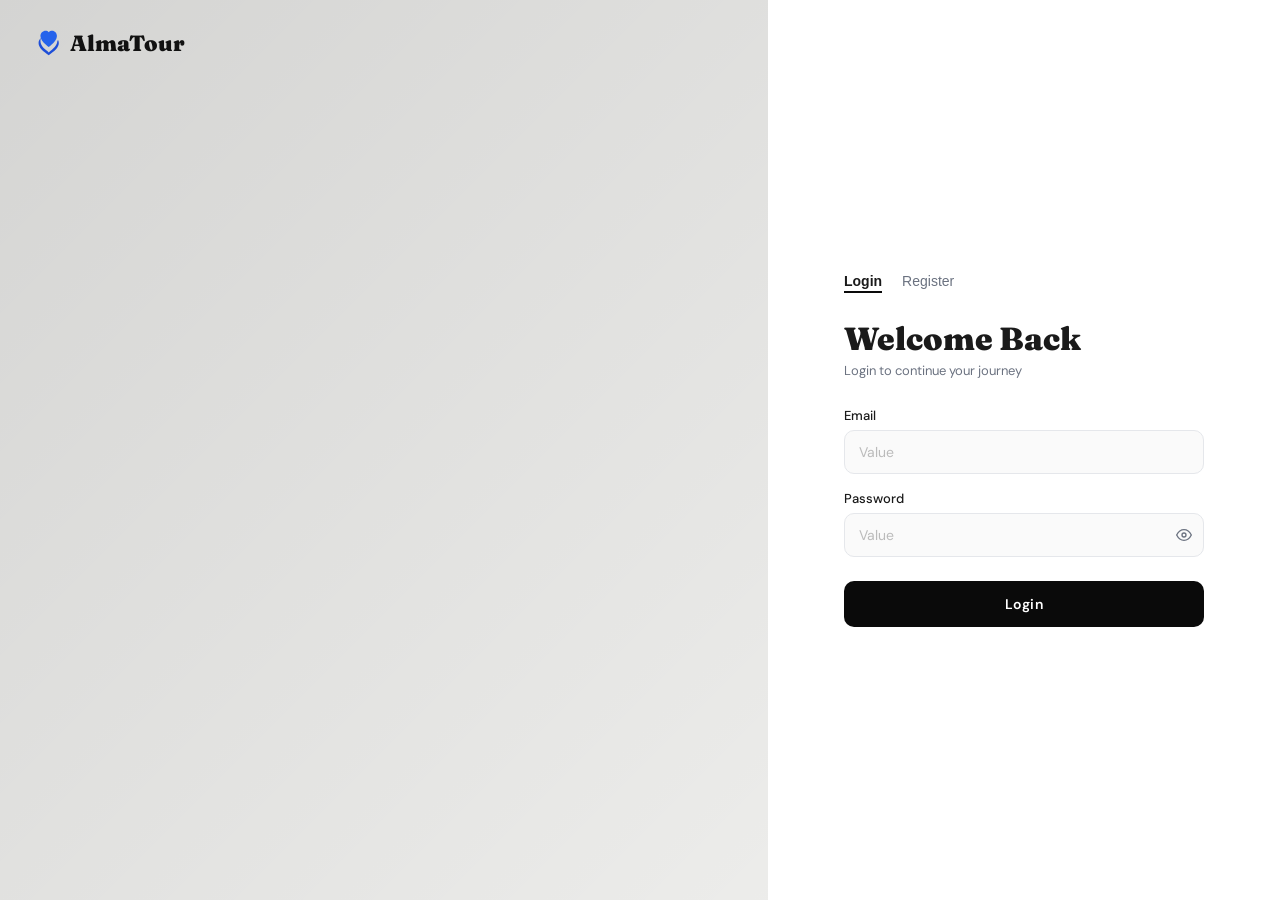
<file: src/auth.html>
<!DOCTYPE html>
<html lang="en">
<head>
<meta charset="UTF-8">
<meta name="viewport" content="width=device-width, initial-scale=1.0">
<title>AlmaTour – Login</title>
<link rel="preconnect" href="https://fonts.googleapis.com">
<link rel="preconnect" href="https://fonts.gstatic.com" crossorigin>
<link href="https://fonts.googleapis.com/css2?family=Fraunces:wght@400;700;900&family=DM+Sans:wght@300;400;500;600&display=swap" rel="stylesheet">
<link rel="stylesheet" href="auth.css">

</head>
<body>
 
<div class="auth-layout">
 
  <!-- LEFT: scenic photo -->
  <div class="auth-left">
    <div class="auth-left-bg" id="leftBg"></div>
    <div class="auth-left-overlay"></div>
    <a href="#" class="auth-logo">
      <svg viewBox="0 0 32 32" fill="none" xmlns="http://www.w3.org/2000/svg">
        <path d="M21.5 3C20.1 3 18.8 3.5 17.8 4.4C17 3.5 15.8 3 14.5 3C11.5 3 9 5.5 9 8.5C9 12 11.5 14.8 14.9 17.8C15.8 18.6 16.8 19.4 17.8 20.3C18.8 19.4 19.8 18.6 20.7 17.8C24.1 14.8 26.6 12 26.6 8.5C26.5 5.5 24.3 3 21.5 3Z" fill="#2563EB"/>
        <path d="M17.8 26C17 25.3 16.3 24.7 15.6 24.1C12 21 9 18 9 13.5C9 12.5 9.2 11.5 9.5 10.6C8 11.8 7 13.8 7 16C7 21 12 25 17.8 29C23.6 25 28.6 21 28.6 16C28.6 14.8 28.3 13.7 27.8 12.7C27.6 13 27.4 13.4 27.1 13.7C26.9 18.5 22.8 22.4 17.8 26Z" fill="#1D4ED8"/>
      </svg>
      AlmaTour
    </a>
  </div>
 
  <!-- RIGHT: form -->
  <div class="auth-right">
    <div class="auth-card">
 
      <div class="auth-tabs">
        <button class="auth-tab active" onclick="switchTab('login')">Login</button>
        <button class="auth-tab" onclick="switchTab('register')">Register</button>
      </div>
 
      <!-- LOGIN PANEL -->
      <div class="auth-panel active" id="loginPanel">
        <h1 class="auth-heading">Welcome Back</h1>
        <p class="auth-sub">Login to continue your journey</p>
 
        <div class="form-group">
          <label class="form-label">Email</label>
          <input type="email" class="form-input" id="loginEmail" placeholder="Value" autocomplete="email">
        </div>
 
        <div class="form-group">
          <label class="form-label">Password</label>
          <div class="pw-wrap">
            <input type="password" class="form-input" id="loginPassword" placeholder="Value" autocomplete="current-password">
            <button type="button" class="pw-toggle" onclick="togglePw('loginPassword', this)" aria-label="Show password" tabindex="-1">
              <svg class="eye-icon" width="16" height="16" viewBox="0 0 24 24" fill="none" stroke="currentColor" stroke-width="2" stroke-linecap="round" stroke-linejoin="round"><path d="M1 12s4-8 11-8 11 8 11 8-4 8-11 8-11-8-11-8z"/><circle cx="12" cy="12" r="3"/></svg>
              <svg class="eye-off-icon" width="16" height="16" viewBox="0 0 24 24" fill="none" stroke="currentColor" stroke-width="2" stroke-linecap="round" stroke-linejoin="round" style="display:none"><path d="M17.94 17.94A10.07 10.07 0 0112 20c-7 0-11-8-11-8a18.45 18.45 0 015.06-5.94M9.9 4.24A9.12 9.12 0 0112 4c7 0 11 8 11 8a18.5 18.5 0 01-2.16 3.19m-6.72-1.07a3 3 0 11-4.24-4.24"/><line x1="1" y1="1" x2="23" y2="23"/></svg>
            </button>
          </div>
        </div>
 
        <p class="msg" id="loginMsg"></p>
        <button class="btn-submit" id="loginBtn" onclick="handleLogin()">Login</button>
      </div>
 
      <!-- REGISTER PANEL -->
      <div class="auth-panel" id="registerPanel">
        <h1 class="auth-heading">Create Account</h1>
        <p class="auth-sub">Sign up to start your journey with us</p>
 
        <div class="form-group">
          <label class="form-label">Full Name</label>
          <input type="text" class="form-input" id="regName" placeholder="Value" autocomplete="name">
        </div>
 
        <div class="form-group">
          <label class="form-label">Email</label>
          <input type="email" class="form-input" id="regEmail" placeholder="Value" autocomplete="email">
        </div>
 
        <div class="form-group">
          <label class="form-label">Password</label>
          <div class="pw-wrap">
            <input type="password" class="form-input" id="regPassword" placeholder="Value" autocomplete="new-password">
            <button type="button" class="pw-toggle" onclick="togglePw('regPassword', this)" aria-label="Show password" tabindex="-1">
              <svg class="eye-icon" width="16" height="16" viewBox="0 0 24 24" fill="none" stroke="currentColor" stroke-width="2" stroke-linecap="round" stroke-linejoin="round"><path d="M1 12s4-8 11-8 11 8 11 8-4 8-11 8-11-8-11-8z"/><circle cx="12" cy="12" r="3"/></svg>
              <svg class="eye-off-icon" width="16" height="16" viewBox="0 0 24 24" fill="none" stroke="currentColor" stroke-width="2" stroke-linecap="round" stroke-linejoin="round" style="display:none"><path d="M17.94 17.94A10.07 10.07 0 0112 20c-7 0-11-8-11-8a18.45 18.45 0 015.06-5.94M9.9 4.24A9.12 9.12 0 0112 4c7 0 11 8 11 8a18.5 18.5 0 01-2.16 3.19m-6.72-1.07a3 3 0 11-4.24-4.24"/><line x1="1" y1="1" x2="23" y2="23"/></svg>
            </button>
          </div>
        </div>
 
        <div class="form-group">
          <label class="form-label">Confirm Password</label>
          <div class="pw-wrap">
            <input type="password" class="form-input" id="regConfirm" placeholder="Value" autocomplete="new-password">
            <button type="button" class="pw-toggle" onclick="togglePw('regConfirm', this)" aria-label="Show password" tabindex="-1">
              <svg class="eye-icon" width="16" height="16" viewBox="0 0 24 24" fill="none" stroke="currentColor" stroke-width="2" stroke-linecap="round" stroke-linejoin="round"><path d="M1 12s4-8 11-8 11 8 11 8-4 8-11 8-11-8-11-8z"/><circle cx="12" cy="12" r="3"/></svg>
              <svg class="eye-off-icon" width="16" height="16" viewBox="0 0 24 24" fill="none" stroke="currentColor" stroke-width="2" stroke-linecap="round" stroke-linejoin="round" style="display:none"><path d="M17.94 17.94A10.07 10.07 0 0112 20c-7 0-11-8-11-8a18.45 18.45 0 015.06-5.94M9.9 4.24A9.12 9.12 0 0112 4c7 0 11 8 11 8a18.5 18.5 0 01-2.16 3.19m-6.72-1.07a3 3 0 11-4.24-4.24"/><line x1="1" y1="1" x2="23" y2="23"/></svg>
            </button>
          </div>
        </div>
 
        <p class="msg" id="registerMsg"></p>
        <button class="btn-submit" id="registerBtn" onclick="handleRegister()">Sign Up</button>
      </div>
 
    </div>
  </div>
</div>

<script src="config.js"></script>
<script src="auth.js"></script>

</script>
</body>
</html>
</file>
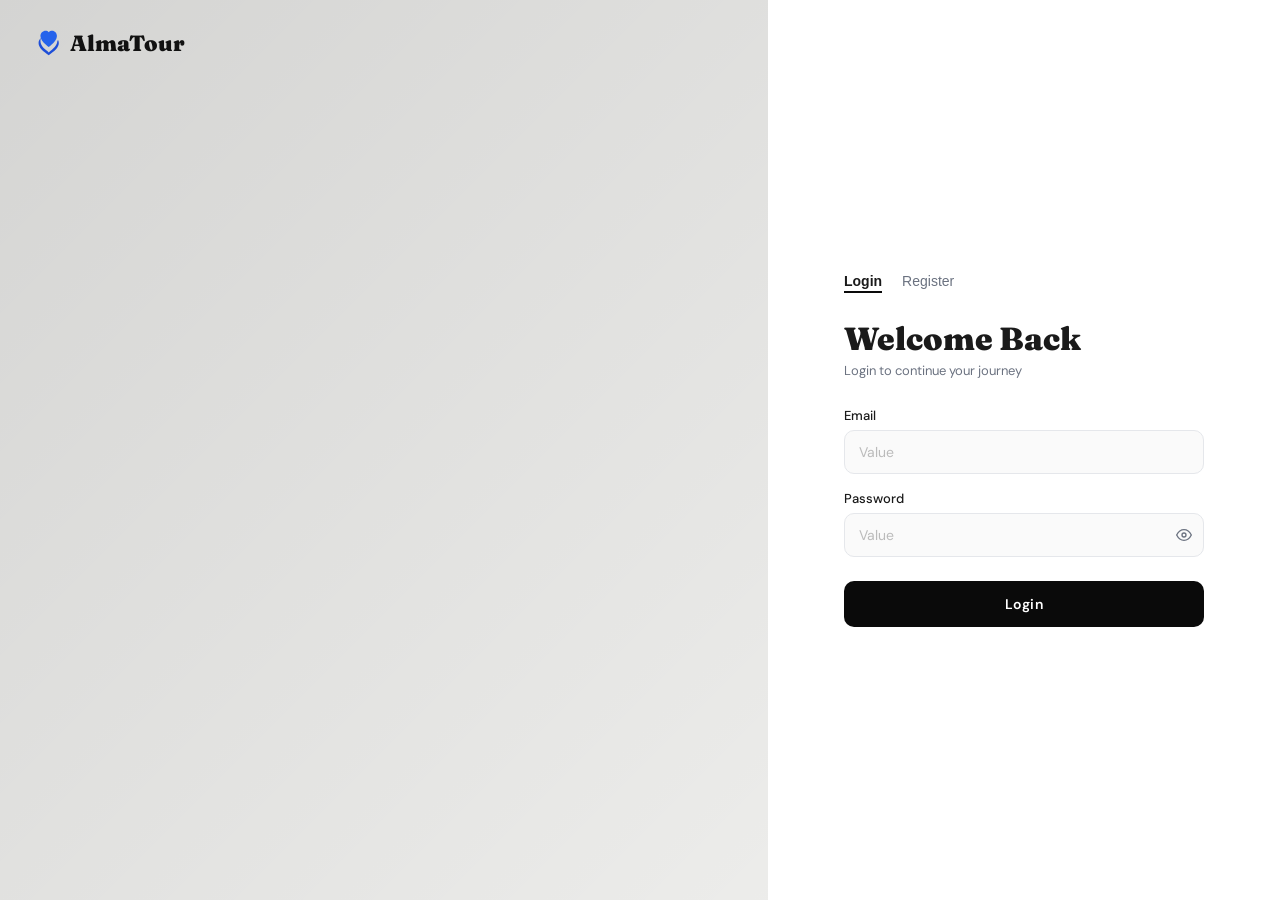
<file: src/booking.html>
<!DOCTYPE html>
<html lang="en">
<head>
  <meta charset="UTF-8">
  <meta name="viewport" content="width=device-width, initial-scale=1.0">
  <title>AlmaTour | Reserve Your Spot</title>
  <link rel="preconnect" href="https://fonts.googleapis.com">
  <link rel="preconnect" href="https://fonts.gstatic.com" crossorigin>
  <link href="https://fonts.googleapis.com/css2?family=Fraunces:wght@400;700;900&family=DM+Sans:wght@300;400;500;600;700&display=swap" rel="stylesheet">
  <link rel="stylesheet" href="booking.css">
</head>
<body>
 
<!-- NAV -->
<nav class="top-nav">
  <a href="index.html" class="logo">
    <svg viewBox="0 0 32 32" fill="none" xmlns="http://www.w3.org/2000/svg">
      <path d="M21.5 3C20.1 3 18.8 3.5 17.8 4.4C17 3.5 15.8 3 14.5 3C11.5 3 9 5.5 9 8.5C9 12 11.5 14.8 14.9 17.8C15.8 18.6 16.8 19.4 17.8 20.3C18.8 19.4 19.8 18.6 20.7 17.8C24.1 14.8 26.6 12 26.6 8.5C26.5 5.5 24.3 3 21.5 3Z" fill="#2563EB"/>
      <path d="M17.8 26C17 25.3 16.3 24.7 15.6 24.1C12 21 9 18 9 13.5C9 12.5 9.2 11.5 9.5 10.6C8 11.8 7 13.8 7 16C7 21 12 25 17.8 29C23.6 25 28.6 21 28.6 16C28.6 14.8 28.3 13.7 27.8 12.7C27.6 13 27.4 13.4 27.1 13.7C26.9 18.5 22.8 22.4 17.8 26Z" fill="#1D4ED8"/>
    </svg>
    <span>AlmaTour</span>
  </a>
  <ul class="nav-links">
    <li><a href="index.html">HOME</a></li>
    <li><a href="contact.html">CONTACT</a></li>
    <li><a href="tours.html">TOUR</a></li>
    <li><a href="about.html">ABOUT</a></li>
  </ul>
  <div class="nav-actions">
    <a href="tours.html" class="btn-book">BOOK A TOUR</a>
    <a href="profile.html"><button class="icon-btn" aria-label="Account">
      <svg width="18" height="18" viewBox="0 0 24 24" fill="none" stroke="currentColor" stroke-width="1.8" stroke-linecap="round" stroke-linejoin="round">
        <circle cx="12" cy="8" r="4"/><path d="M4 20c0-4 3.6-7 8-7s8 3 8 7"/>
      </svg>
    </button></a>
  </div>
</nav>
 
<!-- BOOKING LAYOUT -->
<div class="booking-shell">
 
  <!-- LEFT: Form -->
  <div class="booking-form-col">
    <h2 class="booking-heading">Reserve your spot</h2>
    <p class="booking-sub">Select date, number of guests and any add-ons. Prices update instantly.</p>
 
    <!-- Date -->
    <div class="form-group">
      <label class="form-label">Date</label>
      <div class="date-display" id="dateDisplay" onclick="toggleCalendar()">
        <span id="dateText">Select a date</span>
        <svg width="18" height="18" viewBox="0 0 24 24" fill="none" stroke="currentColor" stroke-width="1.8" stroke-linecap="round"><rect x="3" y="4" width="18" height="18" rx="2"/><path d="M16 2v4M8 2v4M3 10h18"/></svg>
      </div>
 
      <div class="calendar-wrap" id="calendarWrap" style="display:none">
        <div class="cal-header">
          <button class="cal-nav" id="calPrev">&#8249;</button>
          <div class="cal-selects">
            <select id="calMonth" onchange="renderCalendar()"></select>
            <select id="calYear" onchange="renderCalendar()"></select>
          </div>
          <button class="cal-nav" id="calNext">&#8250;</button>
        </div>
        <div class="cal-grid-head">
          <span>Su</span><span>Mo</span><span>Tu</span><span>We</span><span>Th</span><span>Fr</span><span>Sa</span>
        </div>
        <div class="cal-grid" id="calGrid"></div>
        <div class="cal-legend">
          <span><span class="legend-dot unavail"></span> Unavailable</span>
          <span><span class="legend-dot selected"></span> Selected</span>
        </div>
      </div>
    </div>
 
    <!-- Guests -->
    <div class="form-group">
      <label class="form-label">Guests</label>
      <div class="guests-row">
        <button class="guest-btn" id="guestMinus" onclick="changeGuests(-1)">
          <svg width="16" height="16" viewBox="0 0 24 24" fill="none" stroke="currentColor" stroke-width="2.5"><path d="M5 12h14"/></svg>
        </button>
        <div class="guest-count-wrap">
          <span id="guestCount">2</span>
          <svg width="14" height="14" viewBox="0 0 24 24" fill="none" stroke="currentColor" stroke-width="1.8" stroke-linecap="round"><path d="M18 15l-6-6-6 6"/><path d="M18 9l-6 6-6-6" opacity=".4"/></svg>
        </div>
        <button class="guest-btn" id="guestPlus" onclick="changeGuests(1)">
          <svg width="16" height="16" viewBox="0 0 24 24" fill="none" stroke="currentColor" stroke-width="2.5"><path d="M12 5v14M5 12h14"/></svg>
        </button>
        <span class="guests-label" id="guestsLabel">Adults: 2 • Children: 0</span>
      </div>
      <p class="guests-note">Maximum 8 guests per booking. Per-person restrictions may apply.</p>
    </div>
 
    <!-- Add-ons -->
    <div class="form-group">
      <div class="addons-header">
        <label class="form-label" style="margin-bottom:0">Optional Add-ons</label>
        <span class="addons-hint">Select to add to total</span>
      </div>
      <div class="addon-item" onclick="toggleAddon(this, 25000)">
        <div class="addon-check" id="addon0"></div>
        <div class="addon-info">
          <div class="addon-name">Photography Package</div>
          <div class="addon-desc">Professional photos taken during the tour</div>
        </div>
        <div class="addon-price">25,000 ₸</div>
      </div>
      <div class="addon-item" onclick="toggleAddon(this, 10000)">
        <div class="addon-check" id="addon1"></div>
        <div class="addon-info">
          <div class="addon-name">Picnic Lunch</div>
          <div class="addon-desc">Locally sourced boxed lunch</div>
        </div>
        <div class="addon-price">10,000 ₸</div>
      </div>
      <div class="addon-item" onclick="toggleAddon(this, 8000)">
        <div class="addon-check" id="addon2"></div>
        <div class="addon-info">
          <div class="addon-name">Transport Pickup</div>
          <div class="addon-desc">Hotel pickup and drop-off included</div>
        </div>
        <div class="addon-price">8,000 ₸</div>
      </div>
    </div>
  </div>
 
  <!-- RIGHT: Summary sidebar -->
  <div class="booking-sidebar">
    <div class="sidebar-img" id="sidebarImg"></div>
    <div class="sidebar-body">
      <h3 class="sidebar-title" id="sidebarTitle">Tour Name</h3>
      <div class="sidebar-meta">
        <span class="meta-item">
          <svg width="14" height="14" viewBox="0 0 24 24" fill="none" stroke="currentColor" stroke-width="1.8" stroke-linecap="round"><circle cx="12" cy="12" r="10"/><path d="M12 6v6l4 2"/></svg>
          <span id="sideDuration">—</span>
        </span>
        <span class="meta-item">
          <svg width="14" height="14" viewBox="0 0 24 24" fill="none" stroke="currentColor" stroke-width="1.8" stroke-linecap="round"><path d="M18 8A6 6 0 0 0 6 8c0 7-3 9-3 9h18s-3-2-3-9"/><path d="M13.73 21a2 2 0 0 1-3.46 0"/></svg>
          Start: <span id="sideStart">—</span>
        </span>
        <span class="meta-item">
          <svg width="14" height="14" viewBox="0 0 24 24" fill="none" stroke="currentColor" stroke-width="1.8" stroke-linecap="round"><path d="M12 2C8.13 2 5 5.13 5 9c0 5.25 7 13 7 13s7-7.75 7-13c0-3.87-3.13-7-7-7z"/></svg>
          Meeting: <span id="sideMeeting">—</span>
        </span>
      </div>
 
      <div class="price-section">
        <div class="price-label">Price breakdown</div>
        <div class="price-row">
          <span id="priceBaseLabel">Base price (Adult) × 2</span>
          <span id="priceBase">0 ₸</span>
        </div>
        <div class="price-row">
          <span>Add-ons subtotal</span>
          <span id="priceAddons">0 ₸</span>
        </div>
        <div class="price-divider"></div>
        <div class="price-row price-total-row">
          <span>Total</span>
          <span class="price-total" id="priceTotal">0 ₸</span>
        </div>
      </div>
 
      <p class="price-summary" id="priceSummary">Select a date to continue</p>
    </div>
 
    <div class="sidebar-footer">
      <p class="sidebar-footer-note">Complete booking to secure your spot</p>
      <button class="btn-proceed" onclick="proceedToPayment()">Proceed to Payment</button>
    </div>
  </div>
</div>
 
<!-- FOOTER -->
<footer class="footer">
  <div class="footer-top">
    <div class="footer-brand">
      <a href="index.html" class="logo footer-logo">
        <svg viewBox="0 0 32 32" fill="none" xmlns="http://www.w3.org/2000/svg"><path d="M21.5 3C20.1 3 18.8 3.5 17.8 4.4C17 3.5 15.8 3 14.5 3C11.5 3 9 5.5 9 8.5C9 12 11.5 14.8 14.9 17.8C15.8 18.6 16.8 19.4 17.8 20.3C18.8 19.4 19.8 18.6 20.7 17.8C24.1 14.8 26.6 12 26.6 8.5C26.5 5.5 24.3 3 21.5 3Z" fill="#2563EB"/><path d="M17.8 26C17 25.3 16.3 24.7 15.6 24.1C12 21 9 18 9 13.5C9 12.5 9.2 11.5 9.5 10.6C8 11.8 7 13.8 7 16C7 21 12 25 17.8 29C23.6 25 28.6 21 28.6 16C28.6 14.8 28.3 13.7 27.8 12.7C27.6 13 27.4 13.4 27.1 13.7C26.9 18.5 22.8 22.4 17.8 26Z" fill="#1D4ED8"/></svg>
        <span>AlmaTour</span>
      </a>
      <p>Discover The Most Beautiful Destinations Around Almaty.</p>
      <div class="social-row"><span>Follow</span>
        <div class="social-icons">
          <a href="#"><svg width="13" height="13" viewBox="0 0 24 24" fill="currentColor"><path d="M19.59 6.69a4.83 4.83 0 01-3.77-4.25V2h-3.45v13.67a2.89 2.89 0 01-2.88 2.5 2.89 2.89 0 01-2.89-2.89 2.89 2.89 0 012.89-2.89c.28 0 .54.04.79.1V9.01a6.28 6.28 0 00-.79-.05 6.34 6.34 0 00-6.34 6.34 6.34 6.34 0 006.34 6.34 6.34 6.34 0 006.33-6.34V8.77a8.16 8.16 0 004.77 1.52V6.84a4.84 4.84 0 01-1-.15z"/></svg></a>
          <a href="#"><svg width="13" height="13" viewBox="0 0 24 24" fill="none" stroke="currentColor" stroke-width="1.8"><rect x="2" y="2" width="20" height="20" rx="5"/><circle cx="12" cy="12" r="4"/><circle cx="17.5" cy="6.5" r="1" fill="currentColor" stroke="none"/></svg></a>
          <a href="#"><svg width="13" height="13" viewBox="0 0 24 24" fill="currentColor"><path d="M21.58 7.19a2.74 2.74 0 00-1.94-1.95C18.01 5 12 5 12 5s-6.01 0-7.64.24a2.74 2.74 0 00-1.94 1.95A28.89 28.89 0 002 12a28.89 28.89 0 00.42 4.81 2.74 2.74 0 001.94 1.94C5.99 19 12 19 12 19s6.01 0 7.64-.25a2.74 2.74 0 001.94-1.94A28.89 28.89 0 0022 12a28.89 28.89 0 00-.42-4.81zM10 15V9l5 3-5 3z"/></svg></a>
          <a href="#"><svg width="13" height="13" viewBox="0 0 24 24" fill="currentColor"><path d="M12 0C5.373 0 0 5.373 0 12s5.373 12 12 12 12-5.373 12-12S18.627 0 12 0zm5.894 8.221l-1.97 9.28c-.145.658-.537.818-1.084.508l-3-2.21-1.447 1.394c-.16.16-.295.295-.605.295l.213-3.053 5.56-5.023c.242-.213-.054-.333-.373-.12L7.17 14.37l-2.95-.924c-.64-.2-.657-.64.136-.954l11.57-4.461c.537-.194 1.006.131.968.19z"/></svg></a>
        </div>
      </div>
    </div>
    <div class="footer-links">
      <div><h4>Company</h4><a href="#">About Us</a><a href="#">Tour Guide</a><a href="#">Tours</a><a href="#">Contact Us</a></div>
      <div><h4>Recourses</h4><a href="#">Free e-books</a><a href="#">Tour Guide</a><a href="#">FAQ</a><a href="#">Blog</a></div>
      <div><h4>Extra Links</h4><a href="#">Customer Support</a><a href="#">Terms And Conditions</a><a href="#">Privacy Policy</a></div>
    </div>
  </div>
  <div class="footer-bottom">© 2025 AlmaTour. All Rights Reserved.</div>
</footer>
 
<script src="config.js"></script>
<script src="booking.js"></script>
</body>
</html>
</file>
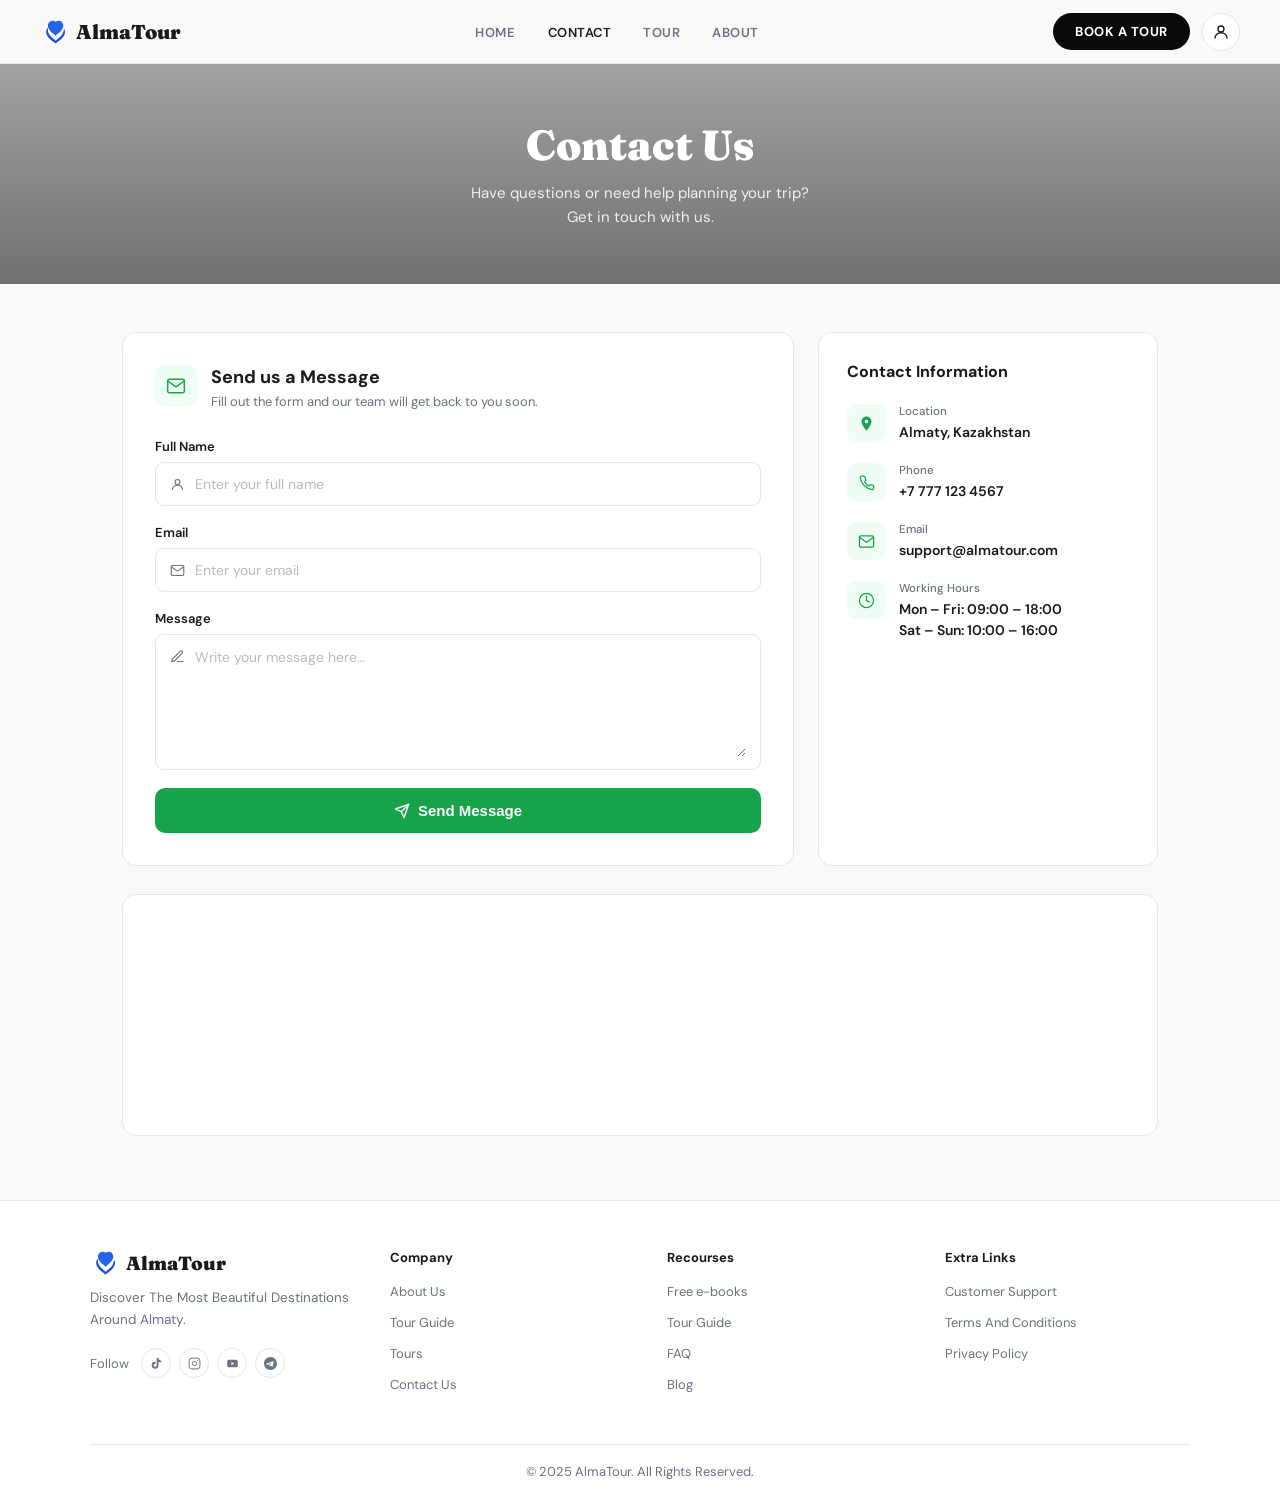
<file: src/contact.html>
<!DOCTYPE html>
<html lang="en">
<head>
  <meta charset="UTF-8">
  <meta name="viewport" content="width=device-width, initial-scale=1.0">
  <title>AlmaTour | Contact Us</title>
  <link rel="preconnect" href="https://fonts.googleapis.com">
  <link rel="preconnect" href="https://fonts.gstatic.com" crossorigin>
  <link href="https://fonts.googleapis.com/css2?family=Fraunces:wght@400;700;900&family=DM+Sans:wght@300;400;500;600;700&display=swap" rel="stylesheet">
  <link rel="stylesheet" href="contact.css">
</head>
<body>
 
<!-- NAV -->
<nav>
  <a href="index.html" class="logo">
    <svg viewBox="0 0 32 32" fill="none">
      <path d="M21.5 3C20.1 3 18.8 3.5 17.8 4.4C17 3.5 15.8 3 14.5 3C11.5 3 9 5.5 9 8.5C9 12 11.5 14.8 14.9 17.8C15.8 18.6 16.8 19.4 17.8 20.3C18.8 19.4 19.8 18.6 20.7 17.8C24.1 14.8 26.6 12 26.6 8.5C26.5 5.5 24.3 3 21.5 3Z" fill="#2563EB"/>
      <path d="M17.8 26C17 25.3 16.3 24.7 15.6 24.1C12 21 9 18 9 13.5C9 12.5 9.2 11.5 9.5 10.6C8 11.8 7 13.8 7 16C7 21 12 25 17.8 29C23.6 25 28.6 21 28.6 16C28.6 14.8 28.3 13.7 27.8 12.7C27.6 13 27.4 13.4 27.1 13.7C26.9 18.5 22.8 22.4 17.8 26Z" fill="#1D4ED8"/>
    </svg>
    AlmaTour
  </a>
  <ul class="nav-links">
    <li><a href="index.html">HOME</a></li>
    <li><a href="contact.html" class="active">CONTACT</a></li>
    <li><a href="tours.html">TOUR</a></li>
    <li><a href="about.html">ABOUT</a></li>
  </ul>
  <div class="nav-right">
    <a href="tours.html" class="btn-book">BOOK A TOUR</a>
    <a href="profile.html">
      <button class="icon-btn" aria-label="Account">
        <svg width="18" height="18" viewBox="0 0 24 24" fill="none" stroke="currentColor" stroke-width="1.8" stroke-linecap="round" stroke-linejoin="round">
          <circle cx="12" cy="8" r="4"/><path d="M4 20c0-4 3.6-7 8-7s8 3 8 7"/>
        </svg>
      </button>
    </a>
  </div>
</nav>
 
<!-- HERO -->
<div class="contact-hero">
  <h1>Contact Us</h1>
  <p>Have questions or need help planning your trip?<br>Get in touch with us.</p>
</div>
 
<!-- BODY -->
<div class="contact-body">
  <div class="contact-grid">
 
    <!-- FORM -->
    <div class="form-card">
      <div class="form-card-header">
        <div class="form-icon">
          <svg width="20" height="20" viewBox="0 0 24 24" fill="none" stroke="#16a34a" stroke-width="1.8" stroke-linecap="round" stroke-linejoin="round">
            <path d="M4 4h16c1.1 0 2 .9 2 2v12c0 1.1-.9 2-2 2H4c-1.1 0-2-.9-2-2V6c0-1.1.9-2 2-2z"/><polyline points="22,6 12,13 2,6"/>
          </svg>
        </div>
        <div>
          <h2>Send us a Message</h2>
          <p>Fill out the form and our team will get back to you soon.</p>
        </div>
      </div>
 
      <div class="form-field">
        <label for="contactName">Full Name</label>
        <div class="input-wrap">
          <svg width="15" height="15" viewBox="0 0 24 24" fill="none" stroke="currentColor" stroke-width="1.8" stroke-linecap="round"><circle cx="12" cy="8" r="4"/><path d="M4 20c0-4 3.6-7 8-7s8 3 8 7"/></svg>
          <input type="text" id="contactName" placeholder="Enter your full name" autocomplete="name">
        </div>
      </div>
 
      <div class="form-field">
        <label for="contactEmail">Email</label>
        <div class="input-wrap">
          <svg width="15" height="15" viewBox="0 0 24 24" fill="none" stroke="currentColor" stroke-width="1.8" stroke-linecap="round"><path d="M4 4h16c1.1 0 2 .9 2 2v12c0 1.1-.9 2-2 2H4c-1.1 0-2-.9-2-2V6c0-1.1.9-2 2-2z"/><polyline points="22,6 12,13 2,6"/></svg>
          <input type="email" id="contactEmail" placeholder="Enter your email" autocomplete="email">
        </div>
      </div>
 
      <div class="form-field">
        <label for="contactMsg">Message</label>
        <div class="input-wrap textarea-wrap">
          <svg width="15" height="15" viewBox="0 0 24 24" fill="none" stroke="currentColor" stroke-width="1.8" stroke-linecap="round" style="margin-top:2px"><path d="M12 20h9"/><path d="M16.5 3.5a2.121 2.121 0 013 3L7 19l-4 1 1-4L16.5 3.5z"/></svg>
          <textarea id="contactMsg" placeholder="Write your message here…"></textarea>
        </div>
      </div>
 
      <button class="btn-send" id="sendBtn" onclick="handleSend()">
        <svg width="16" height="16" viewBox="0 0 24 24" fill="none" stroke="currentColor" stroke-width="2" stroke-linecap="round" stroke-linejoin="round">
          <line x1="22" y1="2" x2="11" y2="13"/><polygon points="22 2 15 22 11 13 2 9 22 2"/>
        </svg>
        Send Message
      </button>
 
 
    </div>
 
    <!-- INFO -->
    <div class="info-card">
      <h3>Contact Information</h3>
 
      <div class="info-item">
        <div class="info-icon">
          <svg width="17" height="17" viewBox="0 0 24 24" fill="#16a34a"><path d="M12 2C8.13 2 5 5.13 5 9c0 5.25 7 13 7 13s7-7.75 7-13c0-3.87-3.13-7-7-7zm0 9.5c-1.38 0-2.5-1.12-2.5-2.5s1.12-2.5 2.5-2.5 2.5 1.12 2.5 2.5-1.12 2.5-2.5 2.5z"/></svg>
        </div>
        <div>
          <div class="info-item-label">Location</div>
          <div class="info-item-val">Almaty, Kazakhstan</div>
        </div>
      </div>
 
      <div class="info-item">
        <div class="info-icon">
          <svg width="17" height="17" viewBox="0 0 24 24" fill="none" stroke="#16a34a" stroke-width="1.8" stroke-linecap="round">
            <path d="M22 16.92v3a2 2 0 01-2.18 2A19.79 19.79 0 013.09 5.18 2 2 0 015.07 3h3a2 2 0 012 1.72c.127.96.361 1.903.7 2.81a2 2 0 01-.45 2.11L9.09 10.91a16 16 0 006 6l1.27-1.27a2 2 0 012.11-.45c.907.339 1.85.573 2.81.7A2 2 0 0122 16.92z"/>
          </svg>
        </div>
        <div>
          <div class="info-item-label">Phone</div>
          <div class="info-item-val">+7 777 123 4567</div>
        </div>
      </div>
 
      <div class="info-item">
        <div class="info-icon">
          <svg width="17" height="17" viewBox="0 0 24 24" fill="none" stroke="#16a34a" stroke-width="1.8" stroke-linecap="round">
            <path d="M4 4h16c1.1 0 2 .9 2 2v12c0 1.1-.9 2-2 2H4c-1.1 0-2-.9-2-2V6c0-1.1.9-2 2-2z"/><polyline points="22,6 12,13 2,6"/>
          </svg>
        </div>
        <div>
          <div class="info-item-label">Email</div>
          <div class="info-item-val">support@almatour.com</div>
        </div>
      </div>
 
      <div class="info-item">
        <div class="info-icon">
          <svg width="17" height="17" viewBox="0 0 24 24" fill="none" stroke="#16a34a" stroke-width="1.8" stroke-linecap="round">
            <circle cx="12" cy="12" r="10"/><polyline points="12 6 12 12 16 14"/>
          </svg>
        </div>
        <div>
          <div class="info-item-label">Working Hours</div>
          <div class="info-item-val">Mon – Fri: 09:00 – 18:00<br>Sat – Sun: 10:00 – 16:00</div>
        </div>
      </div>
    </div>
  </div>
 
  <!-- MAP -->
  <div class="map-card">
    <iframe
      src="https://www.google.com/maps/embed?pb=!1m18!1m12!1m3!1d91873.49563407286!2d76.84904535!3d43.23604895!2m3!1f0!2f0!3f0!3m2!1i1024!2i768!4f13.1!3m3!1m2!1s0x38836ef2d1e7c0b3%3A0x6a1c5b4e5b4b4b4b!2sAlmaty%2C%20Kazakhstan!5e0!3m2!1sen!2s!4v1620000000000!5m2!1sen!2s"
      allowfullscreen=""
      loading="lazy"
      referrerpolicy="no-referrer-when-downgrade"
      title="AlmaTour Office Location">
    </iframe>
  </div>
</div>
 
<!-- SUCCESS OVERLAY -->
<div class="success-overlay" id="successOverlay" style="display:none">
  <div class="success-card">
    <div class="success-icon">✓</div>
    <h2>Message Sent!</h2>
    <p>Thanks for reaching out — our team will get back to you within 24 hours.</p>
    <button class="btn-close-overlay" onclick="document.getElementById('successOverlay').style.display='none'">Got it</button>
  </div>
</div>
 
<!-- FOOTER -->
<footer>
  <div class="footer-top">
    <div class="footer-brand">
      <a href="index.html" class="logo" style="margin-bottom:10px">
        <svg width="26" height="26" viewBox="0 0 32 32" fill="none">
          <path d="M21.5 3C20.1 3 18.8 3.5 17.8 4.4C17 3.5 15.8 3 14.5 3C11.5 3 9 5.5 9 8.5C9 12 11.5 14.8 14.9 17.8C15.8 18.6 16.8 19.4 17.8 20.3C18.8 19.4 19.8 18.6 20.7 17.8C24.1 14.8 26.6 12 26.6 8.5C26.5 5.5 24.3 3 21.5 3Z" fill="#2563EB"/>
          <path d="M17.8 26C17 25.3 16.3 24.7 15.6 24.1C12 21 9 18 9 13.5C9 12.5 9.2 11.5 9.5 10.6C8 11.8 7 13.8 7 16C7 21 12 25 17.8 29C23.6 25 28.6 21 28.6 16C28.6 14.8 28.3 13.7 27.8 12.7C27.6 13 27.4 13.4 27.1 13.7C26.9 18.5 22.8 22.4 17.8 26Z" fill="#1D4ED8"/>
        </svg>
        <span style="font-family:'Fraunces',serif;font-size:19px">AlmaTour</span>
      </a>
      <p class="footer-tagline">Discover The Most Beautiful Destinations Around Almaty.</p>
      <div class="follow-bar">
        <span>Follow</span>
        <div class="social-icons">
          <a href="#" aria-label="TikTok"><svg width="13" height="13" viewBox="0 0 24 24" fill="currentColor"><path d="M19.59 6.69a4.83 4.83 0 01-3.77-4.25V2h-3.45v13.67a2.89 2.89 0 01-2.88 2.5 2.89 2.89 0 01-2.89-2.89 2.89 2.89 0 012.89-2.89c.28 0 .54.04.79.1V9.01a6.28 6.28 0 00-.79-.05 6.34 6.34 0 00-6.34 6.34 6.34 6.34 0 006.34 6.34 6.34 6.34 0 006.33-6.34V8.77a8.16 8.16 0 004.77 1.52V6.84a4.84 4.84 0 01-1-.15z"/></svg></a>
          <a href="#" aria-label="Instagram"><svg width="13" height="13" viewBox="0 0 24 24" fill="none" stroke="currentColor" stroke-width="1.8"><rect x="2" y="2" width="20" height="20" rx="5"/><circle cx="12" cy="12" r="4"/><circle cx="17.5" cy="6.5" r="1" fill="currentColor" stroke="none"/></svg></a>
          <a href="#" aria-label="YouTube"><svg width="13" height="13" viewBox="0 0 24 24" fill="currentColor"><path d="M21.58 7.19a2.74 2.74 0 00-1.94-1.95C18.01 5 12 5 12 5s-6.01 0-7.64.24a2.74 2.74 0 00-1.94 1.95A28.89 28.89 0 002 12a28.89 28.89 0 00.42 4.81 2.74 2.74 0 001.94 1.94C5.99 19 12 19 12 19s6.01 0 7.64-.25a2.74 2.74 0 001.94-1.94A28.89 28.89 0 0022 12a28.89 28.89 0 00-.42-4.81zM10 15V9l5 3-5 3z"/></svg></a>
          <a href="#" aria-label="Telegram"><svg width="13" height="13" viewBox="0 0 24 24" fill="currentColor"><path d="M12 0C5.373 0 0 5.373 0 12s5.373 12 12 12 12-5.373 12-12S18.627 0 12 0zm5.894 8.221l-1.97 9.28c-.145.658-.537.818-1.084.508l-3-2.21-1.447 1.394c-.16.16-.295.295-.605.295l.213-3.053 5.56-5.023c.242-.213-.054-.333-.373-.12L7.17 14.37l-2.95-.924c-.64-.2-.657-.64.136-.954l11.57-4.461c.537-.194 1.006.131.968.19z"/></svg></a>
        </div>
      </div>
    </div>
    <div class="footer-cols">
      <div class="footer-col">
        <h5>Company</h5>
        <ul>
          <li><a href="#">About Us</a></li>
          <li><a href="#">Tour Guide</a></li>
          <li><a href="tours.html">Tours</a></li>
          <li><a href="contact.html">Contact Us</a></li>
        </ul>
      </div>
      <div class="footer-col">
        <h5>Recourses</h5>
        <ul>
          <li><a href="#">Free e-books</a></li>
          <li><a href="#">Tour Guide</a></li>
          <li><a href="#">FAQ</a></li>
          <li><a href="#">Blog</a></li>
        </ul>
      </div>
      <div class="footer-col">
        <h5>Extra Links</h5>
        <ul>
          <li><a href="#">Customer Support</a></li>
          <li><a href="#">Terms And Conditions</a></li>
          <li><a href="#">Privacy Policy</a></li>
        </ul>
      </div>
    </div>
  </div>
  <div class="footer-bottom">© 2025 AlmaTour. All Rights Reserved.</div>
</footer>

<div id="toast" class="toast">Message sent successfully!</div>
 
<script src="contact.js"></script> 
</body>
</html>
</file>
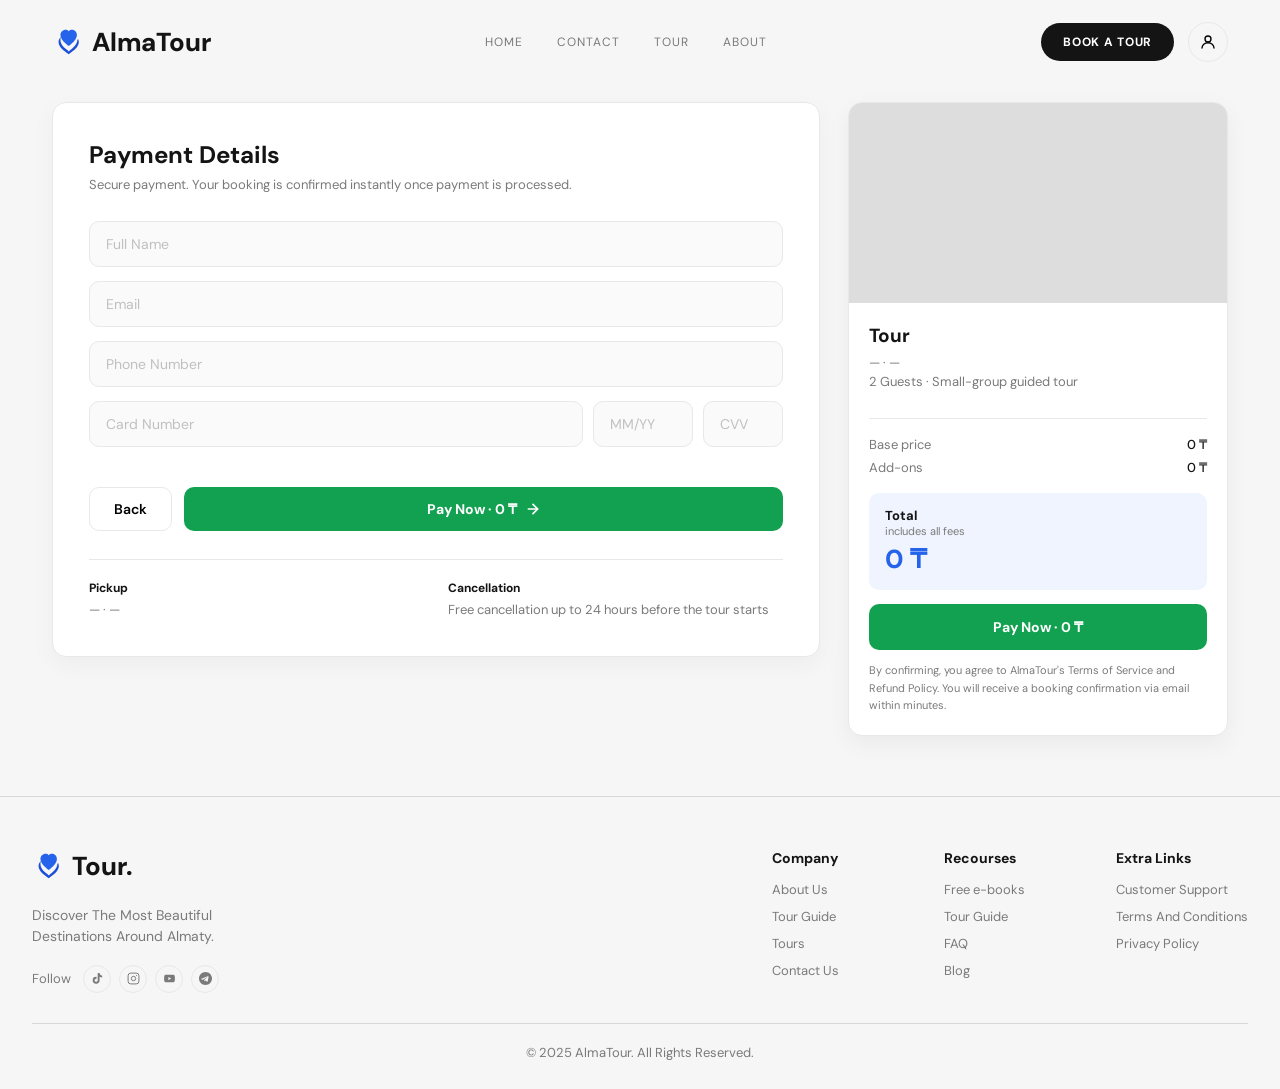
<file: src/payment.html>
<!DOCTYPE html>
<html lang="en">
<head>
  <meta charset="UTF-8">
  <meta name="viewport" content="width=device-width, initial-scale=1.0">
  <title>AlmaTour | Payment</title>
  <link rel="preconnect" href="https://fonts.googleapis.com">
  <link rel="preconnect" href="https://fonts.gstatic.com" crossorigin>
  <link href="https://fonts.googleapis.com/css2?family=Fraunces:wght@400;700;900&family=DM+Sans:wght@300;400;500;600;700&display=swap" rel="stylesheet">
  <link rel="stylesheet" href="payment.css">
</head>
<body>
 
<!-- NAV -->
<nav class="top-nav">
  <a href="index.html" class="logo">
    <svg viewBox="0 0 32 32" fill="none" xmlns="http://www.w3.org/2000/svg">
      <path d="M21.5 3C20.1 3 18.8 3.5 17.8 4.4C17 3.5 15.8 3 14.5 3C11.5 3 9 5.5 9 8.5C9 12 11.5 14.8 14.9 17.8C15.8 18.6 16.8 19.4 17.8 20.3C18.8 19.4 19.8 18.6 20.7 17.8C24.1 14.8 26.6 12 26.6 8.5C26.5 5.5 24.3 3 21.5 3Z" fill="#2563EB"/>
      <path d="M17.8 26C17 25.3 16.3 24.7 15.6 24.1C12 21 9 18 9 13.5C9 12.5 9.2 11.5 9.5 10.6C8 11.8 7 13.8 7 16C7 21 12 25 17.8 29C23.6 25 28.6 21 28.6 16C28.6 14.8 28.3 13.7 27.8 12.7C27.6 13 27.4 13.4 27.1 13.7C26.9 18.5 22.8 22.4 17.8 26Z" fill="#1D4ED8"/>
    </svg>
    <span>AlmaTour</span>
  </a>
  <ul class="nav-links">
    <li><a href="index.html">HOME</a></li>
    <li><a href="contact.html">CONTACT</a></li>
    <li><a href="tours.html">TOUR</a></li>
    <li><a href="about.html">ABOUT</a></li>
  </ul>
  <div class="nav-actions">
    <a href="tours.html" class="btn-book-nav">BOOK A TOUR</a>
    <button class="icon-btn" onclick="window.location.href='profile.html'">
      <svg width="18" height="18" viewBox="0 0 24 24" fill="none" stroke="currentColor" stroke-width="1.8" stroke-linecap="round" stroke-linejoin="round">
        <circle cx="12" cy="8" r="4"/><path d="M4 20c0-4 3.6-7 8-7s8 3 8 7"/>
      </svg>
    </button>
  </div>
</nav>
 
<!-- PAYMENT LAYOUT -->
<div class="payment-shell">
 
  <!-- LEFT: Form -->
  <div class="payment-form-col">
    <h2 class="payment-heading">Payment Details</h2>
    <p class="payment-sub">Secure payment. Your booking is confirmed instantly once payment is processed.</p>
 
    <div class="form-group">
      <input class="form-input" id="payName" type="text" placeholder="Full Name" autocomplete="name">
    </div>
 
    <div class="form-group">
      <input class="form-input" id="payEmail" type="email" placeholder="Email" autocomplete="email">
    </div>
 
    <div class="form-group">
      <input class="form-input" id="payPhone" type="tel" placeholder="Phone Number" autocomplete="tel">
    </div>
 
    <div class="form-group card-row">
      <input class="form-input card-num" id="payCard" type="text" placeholder="Card Number" maxlength="19" oninput="formatCard(this)">
      <input class="form-input expiry" id="payExpiry" type="text" placeholder="MM/YY" maxlength="5" oninput="formatExpiry(this)">
      <input class="form-input cvv" id="payCVV" type="text" placeholder="CVV" maxlength="3">
    </div>
 
    <p class="error-msg" id="payError"></p>
 
    <div class="form-actions">
      <button class="btn-back" onclick="history.back()">Back</button>
      <button class="btn-pay" id="btnPay" onclick="processPayment()">
        <span id="btnPayLabel">Pay Now</span>
        <svg id="btnPayIcon" width="16" height="16" viewBox="0 0 24 24" fill="none" stroke="currentColor" stroke-width="2.5" stroke-linecap="round"><path d="M5 12h14M12 5l7 7-7 7"/></svg>
      </button>
    </div>
 
    <div class="info-row">
      <div class="info-block">
        <div class="info-label">Pickup</div>
        <div class="info-val" id="infoPickup">—</div>
      </div>
      <div class="info-block">
        <div class="info-label">Cancellation</div>
        <div class="info-val">Free cancellation up to 24 hours before the tour starts</div>
      </div>
    </div>
  </div>
 
  <!-- RIGHT: Summary -->
  <div class="payment-sidebar">
    <div class="sidebar-img" id="sidebarImg"></div>
    <div class="sidebar-body">
      <h3 class="sidebar-title" id="sidebarTitle">Tour Name</h3>
      <p class="sidebar-meta-line" id="sidebarMeta">—</p>
      <p class="sidebar-meta-line muted" id="sidebarGuests">—</p>
 
      <div class="addons-chips" id="addonsChips"></div>
 
      <div class="price-section">
        <div class="price-row"><span>Base price</span><span id="priceBase">—</span></div>
        <div class="price-row"><span>Add-ons</span><span id="priceAddons">0 ₸</span></div>
      </div>
 
      <div class="price-total-block">
        <div class="price-total-label">Total</div>
        <div class="price-total-sub">includes all fees</div>
        <div class="price-total-val" id="priceTotal">—</div>
      </div>
 
      <button class="btn-pay-bottom" onclick="processPayment()">
        Pay Now · <span id="btnTotalLabel">—</span>
      </button>
 
      <p class="sidebar-legal">By confirming, you agree to AlmaTour's Terms of Service and Refund Policy. You will receive a booking confirmation via email within minutes.</p>
    </div>
  </div>
</div>
 
<!-- SUCCESS OVERLAY -->
<div class="success-overlay" id="successOverlay" style="display:none">
  <div class="success-card">
    <div class="success-icon">✓</div>
    <h2>Booking Confirmed!</h2>
    <p id="successMsg">Your tour has been booked successfully.</p>
    <button class="btn-profile" onclick="window.location.href='profile.html'">View in My Profile</button>
  </div>
</div>
 
<!-- FOOTER -->
<footer class="footer">
  <div class="footer-top">
    <div class="footer-brand">
      <a href="index.html" class="logo footer-logo">
        <svg viewBox="0 0 32 32" fill="none" xmlns="http://www.w3.org/2000/svg"><path d="M21.5 3C20.1 3 18.8 3.5 17.8 4.4C17 3.5 15.8 3 14.5 3C11.5 3 9 5.5 9 8.5C9 12 11.5 14.8 14.9 17.8C15.8 18.6 16.8 19.4 17.8 20.3C18.8 19.4 19.8 18.6 20.7 17.8C24.1 14.8 26.6 12 26.6 8.5C26.5 5.5 24.3 3 21.5 3Z" fill="#2563EB"/><path d="M17.8 26C17 25.3 16.3 24.7 15.6 24.1C12 21 9 18 9 13.5C9 12.5 9.2 11.5 9.5 10.6C8 11.8 7 13.8 7 16C7 21 12 25 17.8 29C23.6 25 28.6 21 28.6 16C28.6 14.8 28.3 13.7 27.8 12.7C27.6 13 27.4 13.4 27.1 13.7C26.9 18.5 22.8 22.4 17.8 26Z" fill="#1D4ED8"/></svg>
        <span>Tour.</span>
      </a>
      <p>Discover The Most Beautiful Destinations Around Almaty.</p>
      <div class="social-row"><span>Follow</span>
        <div class="social-icons">
          <a href="#"><svg width="13" height="13" viewBox="0 0 24 24" fill="currentColor"><path d="M19.59 6.69a4.83 4.83 0 01-3.77-4.25V2h-3.45v13.67a2.89 2.89 0 01-2.88 2.5 2.89 2.89 0 01-2.89-2.89 2.89 2.89 0 012.89-2.89c.28 0 .54.04.79.1V9.01a6.28 6.28 0 00-.79-.05 6.34 6.34 0 00-6.34 6.34 6.34 6.34 0 006.34 6.34 6.34 6.34 0 006.33-6.34V8.77a8.16 8.16 0 004.77 1.52V6.84a4.84 4.84 0 01-1-.15z"/></svg></a>
          <a href="#"><svg width="13" height="13" viewBox="0 0 24 24" fill="none" stroke="currentColor" stroke-width="1.8"><rect x="2" y="2" width="20" height="20" rx="5"/><circle cx="12" cy="12" r="4"/><circle cx="17.5" cy="6.5" r="1" fill="currentColor" stroke="none"/></svg></a>
          <a href="#"><svg width="13" height="13" viewBox="0 0 24 24" fill="currentColor"><path d="M21.58 7.19a2.74 2.74 0 00-1.94-1.95C18.01 5 12 5 12 5s-6.01 0-7.64.24a2.74 2.74 0 00-1.94 1.95A28.89 28.89 0 002 12a28.89 28.89 0 00.42 4.81 2.74 2.74 0 001.94 1.94C5.99 19 12 19 12 19s6.01 0 7.64-.25a2.74 2.74 0 001.94-1.94A28.89 28.89 0 0022 12a28.89 28.89 0 00-.42-4.81zM10 15V9l5 3-5 3z"/></svg></a>
          <a href="#"><svg width="13" height="13" viewBox="0 0 24 24" fill="currentColor"><path d="M12 0C5.373 0 0 5.373 0 12s5.373 12 12 12 12-5.373 12-12S18.627 0 12 0zm5.894 8.221l-1.97 9.28c-.145.658-.537.818-1.084.508l-3-2.21-1.447 1.394c-.16.16-.295.295-.605.295l.213-3.053 5.56-5.023c.242-.213-.054-.333-.373-.12L7.17 14.37l-2.95-.924c-.64-.2-.657-.64.136-.954l11.57-4.461c.537-.194 1.006.131.968.19z"/></svg></a>
        </div>
      </div>
    </div>
    <div class="footer-links">
      <div><h4>Company</h4><a href="#">About Us</a><a href="#">Tour Guide</a><a href="#">Tours</a><a href="#">Contact Us</a></div>
      <div><h4>Recourses</h4><a href="#">Free e-books</a><a href="#">Tour Guide</a><a href="#">FAQ</a><a href="#">Blog</a></div>
      <div><h4>Extra Links</h4><a href="#">Customer Support</a><a href="#">Terms And Conditions</a><a href="#">Privacy Policy</a></div>
    </div>
  </div>
  <div class="footer-bottom">© 2025 AlmaTour. All Rights Reserved.</div>
</footer>
 
<script src="config.js"></script>
<script src="payment.js"></script>
</body>
</html>
</file>
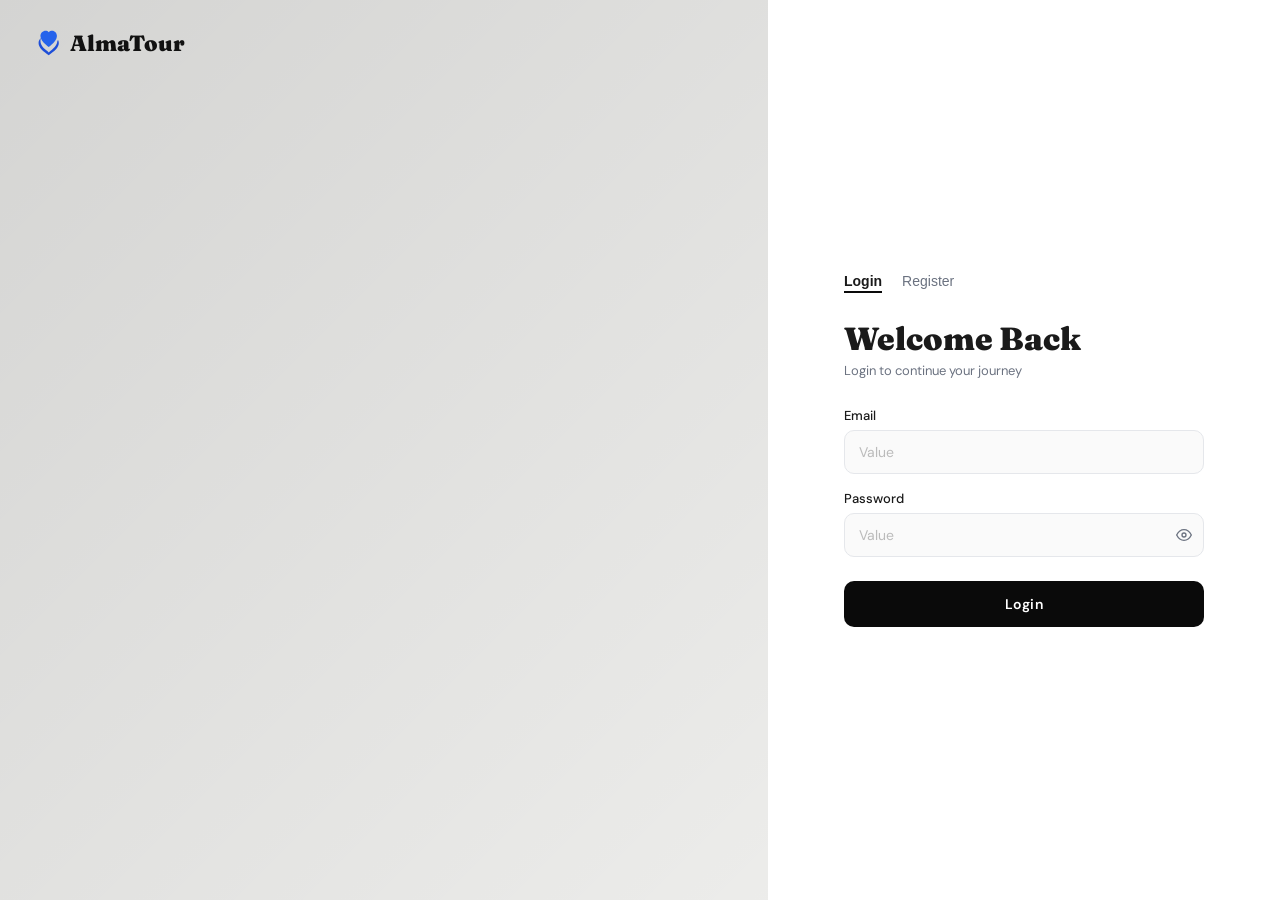
<file: src/profile.html>
<!DOCTYPE html>
<html lang="en">
<head>
  <meta charset="UTF-8">
  <meta name="viewport" content="width=device-width, initial-scale=1.0">
  <title>AlmaTour | My Profile</title>
  <link rel="preconnect" href="https://fonts.googleapis.com">
  <link rel="preconnect" href="https://fonts.gstatic.com" crossorigin>
  <link href="https://fonts.googleapis.com/css2?family=Fraunces:wght@400;700;900&family=DM+Sans:wght@300;400;500;600;700&display=swap" rel="stylesheet">
  <link rel="stylesheet" href="profile.css">
</head>
<body>
 
<!-- NAV -->
<nav class="top-nav">
  <a href="index.html" class="logo">
    <svg viewBox="0 0 32 32" fill="none" xmlns="http://www.w3.org/2000/svg">
      <path d="M21.5 3C20.1 3 18.8 3.5 17.8 4.4C17 3.5 15.8 3 14.5 3C11.5 3 9 5.5 9 8.5C9 12 11.5 14.8 14.9 17.8C15.8 18.6 16.8 19.4 17.8 20.3C18.8 19.4 19.8 18.6 20.7 17.8C24.1 14.8 26.6 12 26.6 8.5C26.5 5.5 24.3 3 21.5 3Z" fill="#2563EB"/>
      <path d="M17.8 26C17 25.3 16.3 24.7 15.6 24.1C12 21 9 18 9 13.5C9 12.5 9.2 11.5 9.5 10.6C8 11.8 7 13.8 7 16C7 21 12 25 17.8 29C23.6 25 28.6 21 28.6 16C28.6 14.8 28.3 13.7 27.8 12.7C27.6 13 27.4 13.4 27.1 13.7C26.9 18.5 22.8 22.4 17.8 26Z" fill="#1D4ED8"/>
    </svg>
    <span>AlmaTour</span>
  </a>
  <ul class="nav-links">
    <li><a href="index.html">HOME</a></li>
    <li><a href="contact.html">CONTACT</a></li>
    <li><a href="tours.html">TOUR</a></li>
    <li><a href="about.html">ABOUT</a></li>
  </ul>
  <div class="nav-actions">
    <a href="tours.html" class="btn-book-nav">BOOK A TOUR</a>
    <button class="icon-btn active-icon">
      <svg width="18" height="18" viewBox="0 0 24 24" fill="none" stroke="currentColor" stroke-width="1.8" stroke-linecap="round" stroke-linejoin="round">
        <circle cx="12" cy="8" r="4"/><path d="M4 20c0-4 3.6-7 8-7s8 3 8 7"/>
      </svg>
    </button>
  </div>
</nav>
 
<!-- PROFILE SHELL -->
<div class="profile-shell">
 
  <!-- SIDEBAR -->
  <aside class="profile-sidebar">
    <div class="avatar-wrap">
      <div class="avatar" id="avatarEl"></div>
    </div>
    <div class="sidebar-name" id="sidebarName">—</div>
    <div class="sidebar-email" id="sidebarEmail">—</div>
 
    <nav class="side-nav">
      <button class="side-nav-item active" onclick="showSection('profile', this)">
        <svg width="16" height="16" viewBox="0 0 24 24" fill="none" stroke="currentColor" stroke-width="1.8" stroke-linecap="round"><circle cx="12" cy="8" r="4"/><path d="M4 20c0-4 3.6-7 8-7s8 3 8 7"/></svg>
        My Profile
      </button>
      <button class="side-nav-item" onclick="showSection('bookings', this)">
        <svg width="16" height="16" viewBox="0 0 24 24" fill="none" stroke="currentColor" stroke-width="1.8" stroke-linecap="round"><rect x="3" y="4" width="18" height="18" rx="2"/><path d="M16 2v4M8 2v4M3 10h18"/></svg>
        My Bookings
      </button>
      <button class="side-nav-item" onclick="showSection('favorites', this)">
        <svg width="16" height="16" viewBox="0 0 24 24" fill="none" stroke="currentColor" stroke-width="1.8" stroke-linecap="round"><path d="M20.84 4.61a5.5 5.5 0 00-7.78 0L12 5.67l-1.06-1.06a5.5 5.5 0 00-7.78 7.78l1.06 1.06L12 21.23l7.78-7.78 1.06-1.06a5.5 5.5 0 000-7.78z"/></svg>
        Favorites
      </button>
      <button class="side-nav-item" onclick="showSection('settings', this)">
        <svg width="16" height="16" viewBox="0 0 24 24" fill="none" stroke="currentColor" stroke-width="1.8" stroke-linecap="round"><circle cx="12" cy="12" r="3"/><path d="M19.4 15a1.65 1.65 0 00.33 1.82l.06.06a2 2 0 010 2.83 2 2 0 01-2.83 0l-.06-.06a1.65 1.65 0 00-1.82-.33 1.65 1.65 0 00-1 1.51V21a2 2 0 01-4 0v-.09A1.65 1.65 0 009 19.4a1.65 1.65 0 00-1.82.33l-.06.06a2 2 0 01-2.83-2.83l.06-.06A1.65 1.65 0 004.68 15a1.65 1.65 0 00-1.51-1H3a2 2 0 010-4h.09A1.65 1.65 0 004.6 9a1.65 1.65 0 00-.33-1.82l-.06-.06a2 2 0 012.83-2.83l.06.06A1.65 1.65 0 009 4.68a1.65 1.65 0 001-1.51V3a2 2 0 014 0v.09a1.65 1.65 0 001 1.51 1.65 1.65 0 001.82-.33l.06-.06a2 2 0 012.83 2.83l-.06.06A1.65 1.65 0 0019.4 9a1.65 1.65 0 001.51 1H21a2 2 0 010 4h-.09a1.65 1.65 0 00-1.51 1z"/></svg>
        Settings
      </button>
      <button class="side-nav-item logout" onclick="logout()">
        <svg width="16" height="16" viewBox="0 0 24 24" fill="none" stroke="currentColor" stroke-width="1.8" stroke-linecap="round"><path d="M9 21H5a2 2 0 01-2-2V5a2 2 0 012-2h4"/><polyline points="16 17 21 12 16 7"/><line x1="21" y1="12" x2="9" y2="12"/></svg>
        Logout
      </button>
    </nav>
  </aside>
 
  <!-- MAIN CONTENT -->
  <main class="profile-main">
 
    <!-- MY PROFILE SECTION -->
    <section class="profile-section active" id="section-profile">
      <h2 class="section-heading">My Profile</h2>
      <div class="profile-card">
        <div class="profile-card-header">
          <div class="profile-card-title">Full Name</div>
          <button class="btn-edit" onclick="toggleEdit()">Edit Profile</button>
        </div>
        <div class="profile-info-grid" id="profileInfoView">
          <div><div class="info-label">Full Name</div><div class="info-val" id="infoName">—</div></div>
          <div><div class="info-label">Email</div><div class="info-val" id="infoEmail">—</div></div>
          <div><div class="info-label">Phone</div><div class="info-val" id="infoPhone">—</div></div>
        </div>
        <div class="profile-edit-form" id="profileEditForm" style="display:none">
          <div class="edit-grid">
            <div class="edit-field">
              <label>Full Name</label>
              <input type="text" id="editName" class="edit-input">
            </div>
            <div class="edit-field">
              <label>Email</label>
              <input type="email" id="editEmail" class="edit-input">
            </div>
            <div class="edit-field">
              <label>Phone</label>
              <input type="text" id="editPhone" class="edit-input" placeholder="+7 000 000 00 00">
            </div>
          </div>
          <div class="edit-actions">
            <button class="btn-cancel" onclick="toggleEdit()">Cancel</button>
            <button class="btn-save" onclick="saveProfile()">Save Changes</button>
          </div>
        </div>
      </div>
    </section>
 
    <!-- MY BOOKINGS SECTION -->
    <section class="profile-section" id="section-bookings">
      <h2 class="section-heading">My Bookings</h2>
      <div class="bookings-grid" id="bookingsGrid">
        <div class="empty-state">
          <div class="empty-icon">🗓️</div>
          <p>No bookings yet.<br><a href="tours.html">Browse tours</a> to get started.</p>
        </div>
      </div>
    </section>
 
    <!-- FAVORITES SECTION -->
    <section class="profile-section" id="section-favorites">
      <h2 class="section-heading">Favorites</h2>
      <div class="bookings-grid" id="favoritesGrid">
        <div class="empty-state">
          <div class="empty-icon">❤️</div>
          <p>No favorites saved yet.<br><a href="tours.html">Explore tours</a> and save your favorites.</p>
        </div>
      </div>
    </section>
 
    <!-- SETTINGS SECTION -->
    <section class="profile-section" id="section-settings">
      <h2 class="section-heading">Settings</h2>
      <div class="settings-card">
        <div class="setting-row">
          <div>
            <div class="setting-title">Email Notifications</div>
            <div class="setting-desc">Receive booking confirmations and tour reminders</div>
          </div>
          <label class="toggle"><input type="checkbox" checked><span class="toggle-slider"></span></label>
        </div>
        <div class="setting-row">
          <div>
            <div class="setting-title">SMS Alerts</div>
            <div class="setting-desc">Get text updates on your upcoming tours</div>
          </div>
          <label class="toggle"><input type="checkbox"><span class="toggle-slider"></span></label>
        </div>
        <div class="setting-row">
          <div>
            <div class="setting-title">Language</div>
            <div class="setting-desc">Choose your preferred language</div>
          </div>
          <select class="setting-select"><option>English</option><option>Русский</option><option>Қазақша</option></select>
        </div>
        <div class="setting-row danger-row">
          <div>
            <div class="setting-title danger">Delete Account</div>
            <div class="setting-desc">Permanently remove your account and all data</div>
          </div>
          <button class="btn-danger" onclick="deleteAccount()">Delete</button>
        </div>
      </div>
    </section>
 
  </main>
</div>
 
<!-- FOOTER -->
<footer class="footer">
  <div class="footer-top">
    <div class="footer-brand">
      <a href="index.html" class="logo footer-logo">
        <svg viewBox="0 0 32 32" fill="none"><path d="M21.5 3C20.1 3 18.8 3.5 17.8 4.4C17 3.5 15.8 3 14.5 3C11.5 3 9 5.5 9 8.5C9 12 11.5 14.8 14.9 17.8C15.8 18.6 16.8 19.4 17.8 20.3C18.8 19.4 19.8 18.6 20.7 17.8C24.1 14.8 26.6 12 26.6 8.5C26.5 5.5 24.3 3 21.5 3Z" fill="#2563EB"/><path d="M17.8 26C17 25.3 16.3 24.7 15.6 24.1C12 21 9 18 9 13.5C9 12.5 9.2 11.5 9.5 10.6C8 11.8 7 13.8 7 16C7 21 12 25 17.8 29C23.6 25 28.6 21 28.6 16C28.6 14.8 28.3 13.7 27.8 12.7C27.6 13 27.4 13.4 27.1 13.7C26.9 18.5 22.8 22.4 17.8 26Z" fill="#1D4ED8"/></svg>
        <span>AlmaTour</span>
      </a>
      <p>Discover The Most Beautiful Destinations Around Almaty.</p>
      <div class="social-row"><span>Follow</span>
        <div class="social-icons">
          <a href="#"><svg width="13" height="13" viewBox="0 0 24 24" fill="currentColor"><path d="M19.59 6.69a4.83 4.83 0 01-3.77-4.25V2h-3.45v13.67a2.89 2.89 0 01-2.88 2.5 2.89 2.89 0 01-2.89-2.89 2.89 2.89 0 012.89-2.89c.28 0 .54.04.79.1V9.01a6.28 6.28 0 00-.79-.05 6.34 6.34 0 00-6.34 6.34 6.34 6.34 0 006.34 6.34 6.34 6.34 0 006.33-6.34V8.77a8.16 8.16 0 004.77 1.52V6.84a4.84 4.84 0 01-1-.15z"/></svg></a>
          <a href="#"><svg width="13" height="13" viewBox="0 0 24 24" fill="none" stroke="currentColor" stroke-width="1.8"><rect x="2" y="2" width="20" height="20" rx="5"/><circle cx="12" cy="12" r="4"/><circle cx="17.5" cy="6.5" r="1" fill="currentColor" stroke="none"/></svg></a>
          <a href="#"><svg width="13" height="13" viewBox="0 0 24 24" fill="currentColor"><path d="M21.58 7.19a2.74 2.74 0 00-1.94-1.95C18.01 5 12 5 12 5s-6.01 0-7.64.24a2.74 2.74 0 00-1.94 1.95A28.89 28.89 0 002 12a28.89 28.89 0 00.42 4.81 2.74 2.74 0 001.94 1.94C5.99 19 12 19 12 19s6.01 0 7.64-.25a2.74 2.74 0 001.94-1.94A28.89 28.89 0 0022 12a28.89 28.89 0 00-.42-4.81zM10 15V9l5 3-5 3z"/></svg></a>
          <a href="#"><svg width="13" height="13" viewBox="0 0 24 24" fill="currentColor"><path d="M12 0C5.373 0 0 5.373 0 12s5.373 12 12 12 12-5.373 12-12S18.627 0 12 0zm5.894 8.221l-1.97 9.28c-.145.658-.537.818-1.084.508l-3-2.21-1.447 1.394c-.16.16-.295.295-.605.295l.213-3.053 5.56-5.023c.242-.213-.054-.333-.373-.12L7.17 14.37l-2.95-.924c-.64-.2-.657-.64.136-.954l11.57-4.461c.537-.194 1.006.131.968.19z"/></svg></a>
        </div>
      </div>
    </div>
    <div class="footer-links">
      <div><h4>Company</h4><a href="#">About Us</a><a href="#">Tour Guide</a><a href="#">Tours</a><a href="#">Contact Us</a></div>
      <div><h4>Recourses</h4><a href="#">Free e-books</a><a href="#">Tour Guide</a><a href="#">FAQ</a><a href="#">Blog</a></div>
      <div><h4>Extra Links</h4><a href="#">Customer Support</a><a href="#">Terms And Conditions</a><a href="#">Privacy Policy</a></div>
    </div>
  </div>
  <div class="footer-bottom">© 2025 AlmaTour. All Rights Reserved.</div>
</footer>
 
<script src="config.js"></script>
<script src="profile.js"></script>
</body>
</html>
</file>
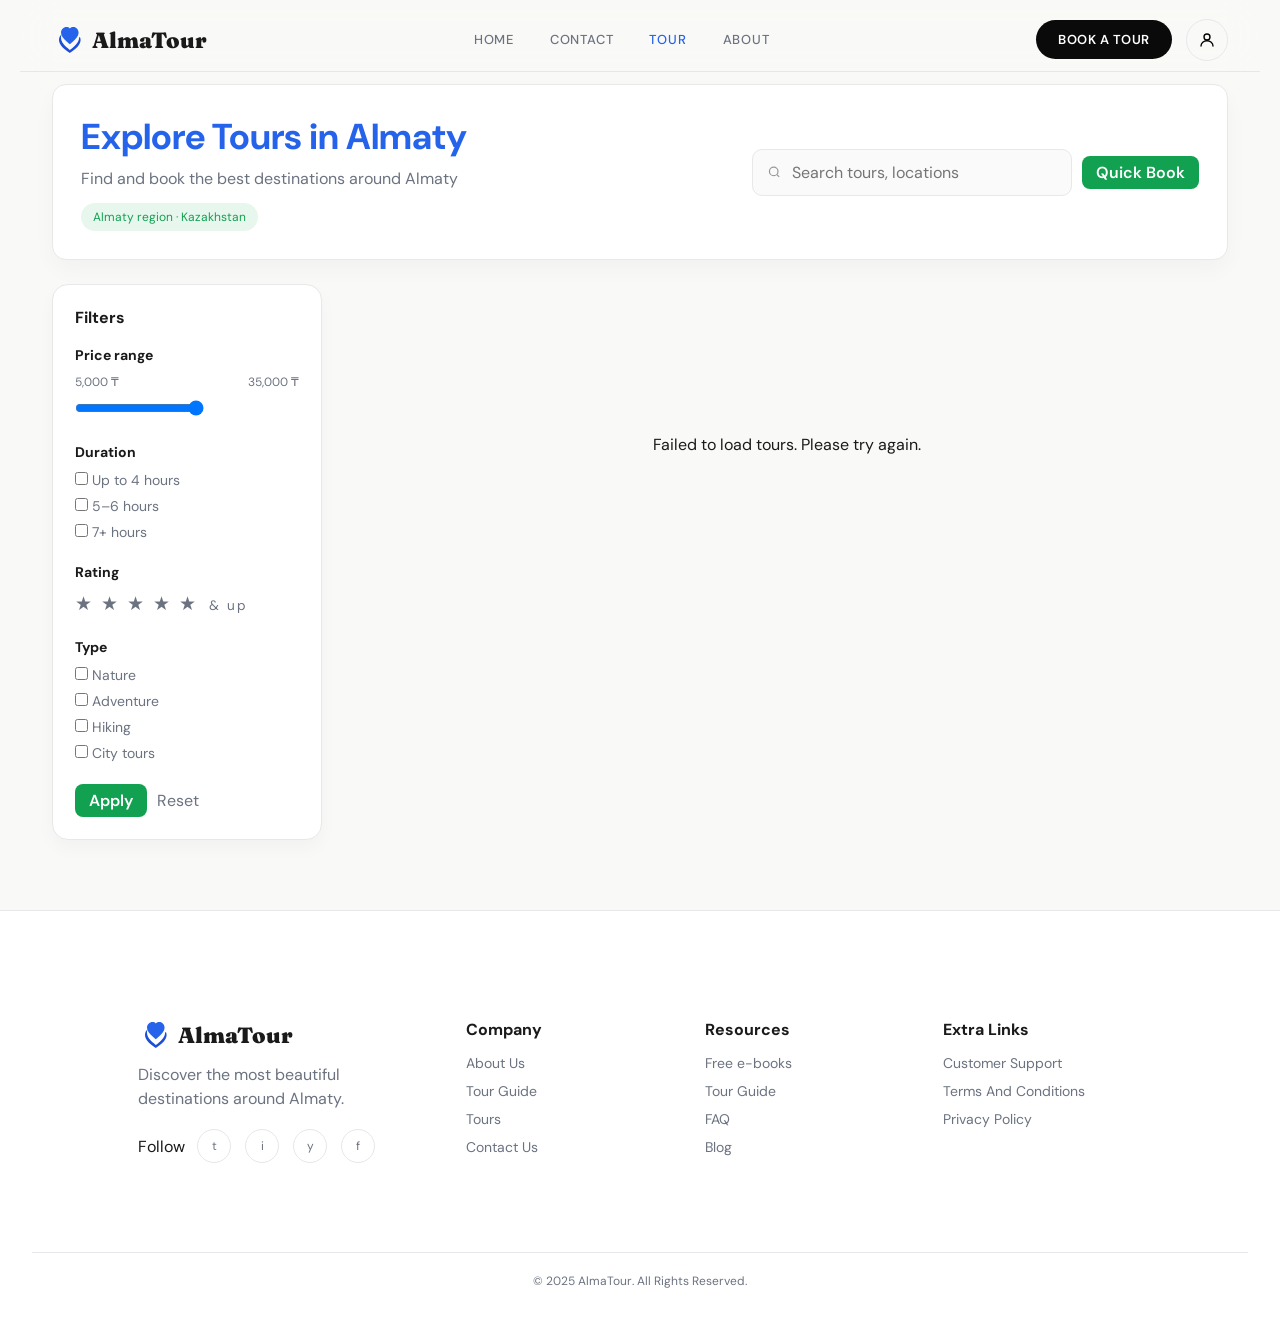
<file: src/tours.html>
<!DOCTYPE html>
<html lang="en">
<head>
  <meta charset="UTF-8">
  <meta name="viewport" content="width=device-width, initial-scale=1.0">
  <title>AlmaTour | Tours</title>
  <link rel="preconnect" href="https://fonts.googleapis.com">
  <link rel="preconnect" href="https://fonts.gstatic.com" crossorigin>
  <link href="https://fonts.googleapis.com/css2?family=Fraunces:wght@400;700;900&family=DM+Sans:wght@300;400;500;600;700&display=swap" rel="stylesheet">
  <link rel="stylesheet" href="tours.css">
  <link rel="stylesheet" href="style.css">
  <style>
    .star-btn { cursor: pointer; font-size: 1.2rem; color: #d1d5db; transition: color 0.15s; }
    .star-btn.active { color: #f59e0b; }
    #ratingLabel { font-size: 0.85rem; color: #6b7280; margin-left: 4px; }
  </style>
</head>
<body>
  <nav class="top-nav">
    <a href="index.html" class="logo">
      <svg viewBox="0 0 32 32" fill="none" xmlns="http://www.w3.org/2000/svg">
        <path d="M21.5 3C20.1 3 18.8 3.5 17.8 4.4C17 3.5 15.8 3 14.5 3C11.5 3 9 5.5 9 8.5C9 12 11.5 14.8 14.9 17.8C15.8 18.6 16.8 19.4 17.8 20.3C18.8 19.4 19.8 18.6 20.7 17.8C24.1 14.8 26.6 12 26.6 8.5C26.5 5.5 24.3 3 21.5 3Z" fill="#2563EB"/>
        <path d="M17.8 26C17 25.3 16.3 24.7 15.6 24.1C12 21 9 18 9 13.5C9 12.5 9.2 11.5 9.5 10.6C8 11.8 7 13.8 7 16C7 21 12 25 17.8 29C23.6 25 28.6 21 28.6 16C28.6 14.8 28.3 13.7 27.8 12.7C27.6 13 27.4 13.4 27.1 13.7C26.9 18.5 22.8 22.4 17.8 26Z" fill="#1D4ED8"/>
      </svg>
      <span>AlmaTour</span>
    </a>
    <ul class="nav-links">
      <li><a href="index.html">HOME</a></li>
      <li><a href="contact.html">CONTACT</a></li>
      <li><a href="tours.html" class="active">TOUR</a></li>
      <li><a href="about.html">ABOUT</a></li>
    </ul>
    <div class="nav-actions">
      <a href="tours.html" class="btn-book">BOOK A TOUR</a>
      <a href="profile.html"><button class="icon-btn" aria-label="Account">
      <svg width="18" height="18" viewBox="0 0 24 24" fill="none" stroke="currentColor" stroke-width="1.8" stroke-linecap="round" stroke-linejoin="round">
        <circle cx="12" cy="8" r="4"/><path d="M4 20c0-4 3.6-7 8-7s8 3 8 7"/>
      </svg>
    </button></a>
    </div>
  </nav>

  <main class="page-shell">
    <section class="search-card">
      <div class="search-copy">
        <h1>Explore Tours in Almaty</h1>
        <p>Find and book the best destinations around Almaty</p>
        <span class="region-chip">Almaty region · Kazakhstan</span>
      </div>
      <div class="search-actions">
        <label class="search-input">
          <svg width="16" height="16" viewBox="0 0 24 24" fill="none" stroke="currentColor" stroke-width="2"><circle cx="11" cy="11" r="7"></circle><path d="m20 20-3.5-3.5"></path></svg>
          <input type="text" placeholder="Search tours, locations">
        </label>
        <button class="quick-book">Quick Book</button>
      </div>
    </section>

    <section class="content-grid">
      <aside class="filters-card">
        <h3>Filters</h3>
        <div class="filter-group">
          <div class="filter-title">Price range</div>
          <div class="range-row"><span>5,000 ₸</span><span id="priceMax">35,000 ₸</span></div>
          <input type="range" min="5000" max="35000" value="35000" id="priceRange">
        </div>
        <div class="filter-group">
          <div class="filter-title">Duration</div>
          <label><input type="checkbox" data-hours-min="1" data-hours-max="4"> Up to 4 hours</label>
          <label><input type="checkbox" data-hours-min="5" data-hours-max="6"> 5–6 hours</label>
          <label><input type="checkbox" data-hours-min="7" data-hours-max="24"> 7+ hours</label>
        </div>
        <div class="filter-group">
          <div class="filter-title">Rating</div>
          <div class="stars" id="ratingFilter">
            <span class="star-btn" data-rating="4.3">★</span>
            <span class="star-btn" data-rating="4.5">★</span>
            <span class="star-btn" data-rating="4.6">★</span>
            <span class="star-btn" data-rating="4.7">★</span>
            <span class="star-btn" data-rating="4.8">★</span>
            <span id="ratingLabel">&amp; up</span>
          </div>
        </div>
        <div class="filter-group">
          <div class="filter-title">Type</div>
          <label><input type="checkbox"> Nature</label>
          <label><input type="checkbox"> Adventure</label>
          <label><input type="checkbox"> Hiking</label>
          <label><input type="checkbox"> City tours</label>
        </div>
        <div class="filter-actions">
          <button class="apply-btn">Apply</button>
          <button class="reset-btn" type="button">Reset</button>
        </div>
      </aside>

      <section class="tours-panel">
        <div class="tour-grid tour-grid--loading" aria-busy="true">
          <div class="tour-loader" role="status" aria-live="polite" aria-label="Loading tours">
            <span class="tour-spinner" aria-hidden="true"></span>
            <p>Loading tours...</p>
          </div>
        </div>
        <div class="pagination-row pagination-row--hidden">
          <button class="pg-arrow" id="pgPrev" onclick="changePage(-1)">&#8249;</button>
          <div class="pages" id="pgButtons"></div>
          <button class="pg-arrow" id="pgNext" onclick="changePage(1)">&#8250;</button>
        </div>
      </section>
    </section>
  </main>

  <footer class="footer">
    <div class="footer-top">
      <div class="footer-brand">
        <a href="index.html" class="logo footer-logo">
          <svg viewBox="0 0 32 32" fill="none" xmlns="http://www.w3.org/2000/svg"><path d="M21.5 3C20.1 3 18.8 3.5 17.8 4.4C17 3.5 15.8 3 14.5 3C11.5 3 9 5.5 9 8.5C9 12 11.5 14.8 14.9 17.8C15.8 18.6 16.8 19.4 17.8 20.3C18.8 19.4 19.8 18.6 20.7 17.8C24.1 14.8 26.6 12 26.6 8.5C26.5 5.5 24.3 3 21.5 3Z" fill="#2563EB"/><path d="M17.8 26C17 25.3 16.3 24.7 15.6 24.1C12 21 9 18 9 13.5C9 12.5 9.2 11.5 9.5 10.6C8 11.8 7 13.8 7 16C7 21 12 25 17.8 29C23.6 25 28.6 21 28.6 16C28.6 14.8 28.3 13.7 27.8 12.7C27.6 13 27.4 13.4 27.1 13.7C26.9 18.5 22.8 22.4 17.8 26Z" fill="#1D4ED8"/></svg>
          <span>AlmaTour</span>
        </a>
        <p>Discover the most beautiful destinations around Almaty.</p>
        <div class="social-row"><span>Follow</span><div class="social-icons"><a href="#">t</a><a href="#">i</a><a href="#">y</a><a href="#">f</a></div></div>
      </div>
      <div class="footer-links">
        <div><h4>Company</h4><a href="#">About Us</a><a href="#">Tour Guide</a><a href="#">Tours</a><a href="#">Contact Us</a></div>
        <div><h4>Resources</h4><a href="#">Free e-books</a><a href="#">Tour Guide</a><a href="#">FAQ</a><a href="#">Blog</a></div>
        <div><h4>Extra Links</h4><a href="#">Customer Support</a><a href="#">Terms And Conditions</a><a href="#">Privacy Policy</a></div>
      </div>
    </div>
    <div class="footer-bottom">© 2025 AlmaTour. All Rights Reserved.</div>
  </footer>

  <script src="config.js"></script>
  <script src="tours_api.js"></script>
</body>
</html>
</file>
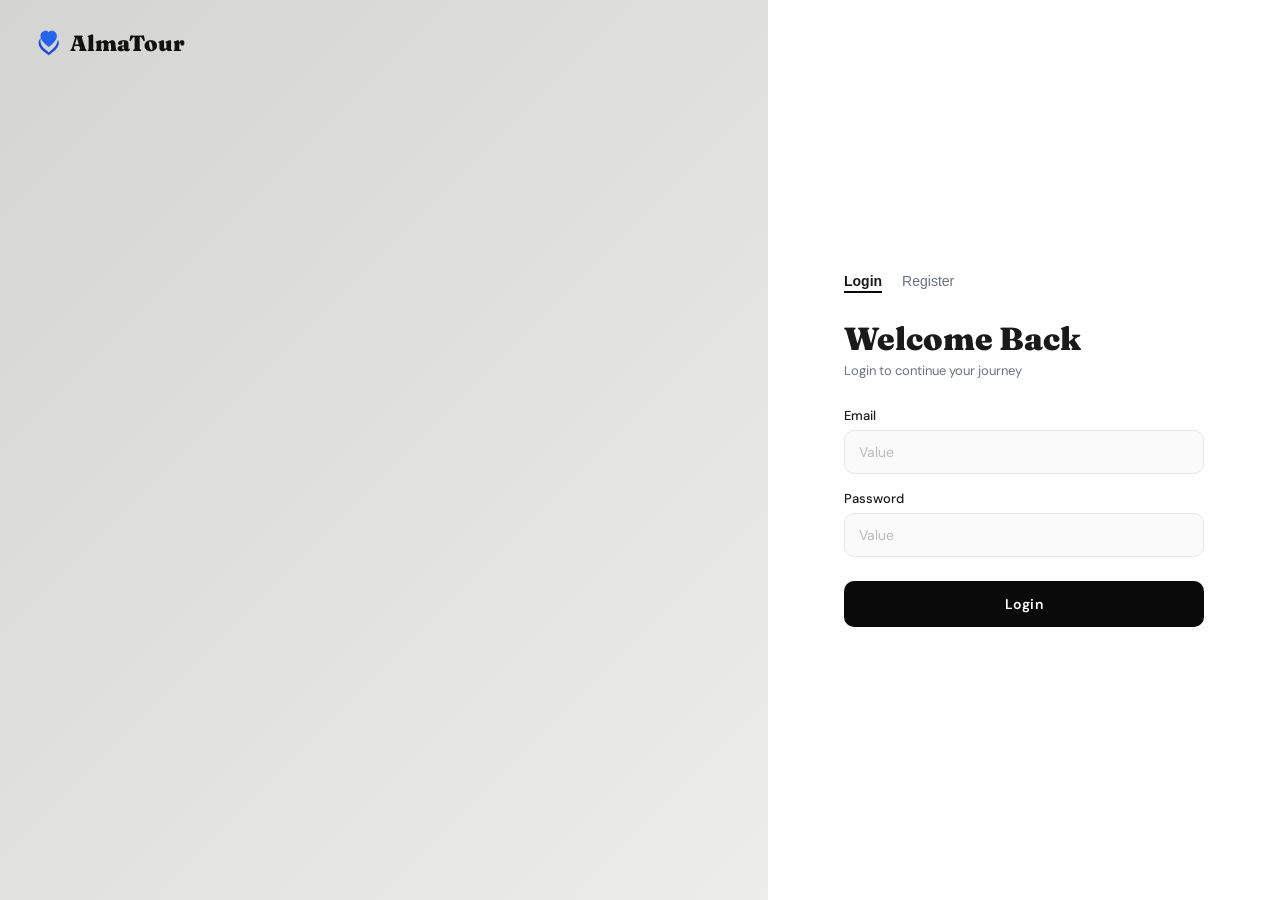
<file: web/auth.html>
<!DOCTYPE html>
<html lang="en">
<head>
<meta charset="UTF-8">
<meta name="viewport" content="width=device-width, initial-scale=1.0">
<title>AlmaTour – Login</title>
<link rel="preconnect" href="https://fonts.googleapis.com">
<link rel="preconnect" href="https://fonts.gstatic.com" crossorigin>
<link href="https://fonts.googleapis.com/css2?family=Fraunces:wght@400;700;900&family=DM+Sans:wght@300;400;500;600&display=swap" rel="stylesheet">
<link rel="stylesheet" href="auth.css">
</head>
<body>
 
<div class="auth-layout">
 
  <!-- LEFT: scenic photo -->
  <div class="auth-left">
    <div class="auth-left-bg" id="leftBg"></div>
    <div class="auth-left-overlay"></div>
    <a href="#" class="auth-logo">
      <svg viewBox="0 0 32 32" fill="none" xmlns="http://www.w3.org/2000/svg">
        <path d="M21.5 3C20.1 3 18.8 3.5 17.8 4.4C17 3.5 15.8 3 14.5 3C11.5 3 9 5.5 9 8.5C9 12 11.5 14.8 14.9 17.8C15.8 18.6 16.8 19.4 17.8 20.3C18.8 19.4 19.8 18.6 20.7 17.8C24.1 14.8 26.6 12 26.6 8.5C26.5 5.5 24.3 3 21.5 3Z" fill="#2563EB"/>
        <path d="M17.8 26C17 25.3 16.3 24.7 15.6 24.1C12 21 9 18 9 13.5C9 12.5 9.2 11.5 9.5 10.6C8 11.8 7 13.8 7 16C7 21 12 25 17.8 29C23.6 25 28.6 21 28.6 16C28.6 14.8 28.3 13.7 27.8 12.7C27.6 13 27.4 13.4 27.1 13.7C26.9 18.5 22.8 22.4 17.8 26Z" fill="#1D4ED8"/>
      </svg>
      AlmaTour
    </a>
  </div>
 
  <!-- RIGHT: form -->
  <div class="auth-right">
    <div class="auth-card">
 
      <div class="auth-tabs">
        <button class="auth-tab active" onclick="switchTab('login')">Login</button>
        <button class="auth-tab" onclick="switchTab('register')">Register</button>
      </div>
 
      <!-- LOGIN PANEL -->
      <div class="auth-panel active" id="loginPanel">
        <h1 class="auth-heading">Welcome Back</h1>
        <p class="auth-sub">Login to continue your journey</p>
 
        <div class="form-group">
          <label class="form-label">Email</label>
          <input type="email" class="form-input" id="loginEmail" placeholder="Value" autocomplete="email">
        </div>
 
        <div class="form-group">
          <label class="form-label">Password</label>
          <input type="password" class="form-input" id="loginPassword" placeholder="Value" autocomplete="current-password">
        </div>
 
        <p class="msg" id="loginMsg"></p>
        <button class="btn-submit" id="loginBtn" onclick="handleLogin()">Login</button>
      </div>
 
      <!-- REGISTER PANEL -->
      <div class="auth-panel" id="registerPanel">
        <h1 class="auth-heading">Create Account</h1>
        <p class="auth-sub">Sign up to start your journey with us</p>
 
        <div class="form-group">
          <label class="form-label">Full Name</label>
          <input type="text" class="form-input" id="regName" placeholder="Value" autocomplete="name">
        </div>
 
        <div class="form-group">
          <label class="form-label">Email</label>
          <input type="email" class="form-input" id="regEmail" placeholder="Value" autocomplete="email">
        </div>
 
        <div class="form-group">
          <label class="form-label">Password</label>
          <input type="password" class="form-input" id="regPassword" placeholder="Value" autocomplete="new-password">
        </div>
 
        <div class="form-group">
          <label class="form-label">Confirm Password</label>
          <input type="password" class="form-input" id="regConfirm" placeholder="Value" autocomplete="new-password">
        </div>
 
        <p class="msg" id="registerMsg"></p>
        <button class="btn-submit" id="registerBtn" onclick="handleRegister()">Sign Up</button>
      </div>
 
    </div>
  </div>
</div>
 
<script src="auth.js"></script>
</body>
</html>
</file>
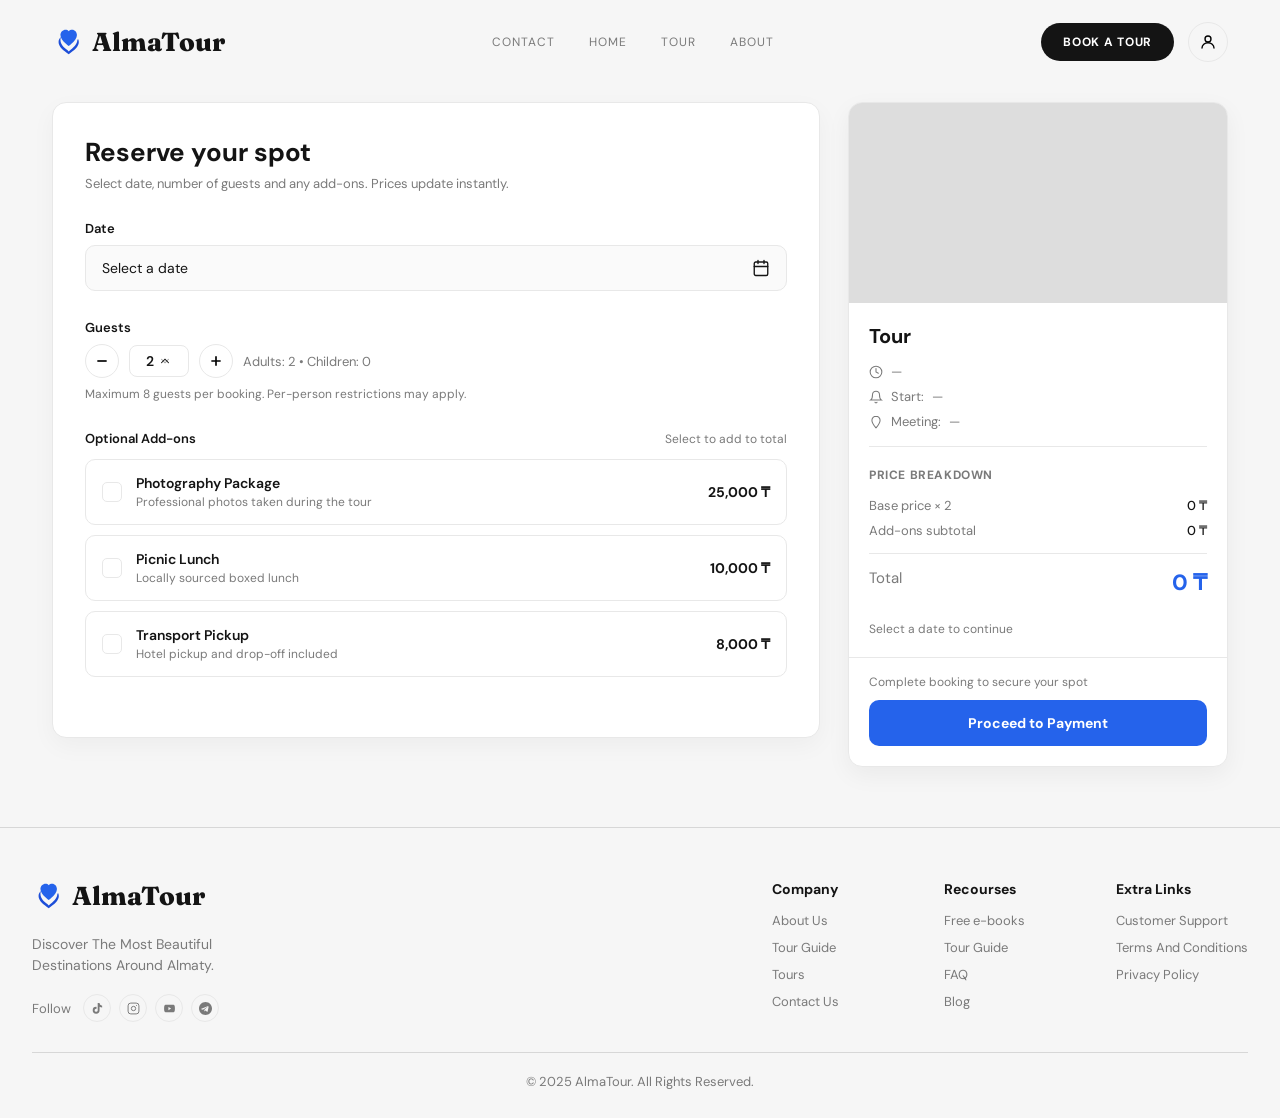
<file: web/booking.html>
<!DOCTYPE html>
<html lang="en">
<head>
  <meta charset="UTF-8">
  <meta name="viewport" content="width=device-width, initial-scale=1.0">
  <title>AlmaTour | Reserve Your Spot</title>
  <link rel="preconnect" href="https://fonts.googleapis.com">
  <link rel="preconnect" href="https://fonts.gstatic.com" crossorigin>
  <link href="https://fonts.googleapis.com/css2?family=Fraunces:wght@400;700;900&family=DM+Sans:wght@300;400;500;600;700&display=swap" rel="stylesheet">
  <link rel="stylesheet" href="booking.css">
</head>
<body>
 
<!-- NAV -->
<nav class="top-nav">
  <a href="index.html" class="logo">
    <svg viewBox="0 0 32 32" fill="none" xmlns="http://www.w3.org/2000/svg">
      <path d="M21.5 3C20.1 3 18.8 3.5 17.8 4.4C17 3.5 15.8 3 14.5 3C11.5 3 9 5.5 9 8.5C9 12 11.5 14.8 14.9 17.8C15.8 18.6 16.8 19.4 17.8 20.3C18.8 19.4 19.8 18.6 20.7 17.8C24.1 14.8 26.6 12 26.6 8.5C26.5 5.5 24.3 3 21.5 3Z" fill="#2563EB"/>
      <path d="M17.8 26C17 25.3 16.3 24.7 15.6 24.1C12 21 9 18 9 13.5C9 12.5 9.2 11.5 9.5 10.6C8 11.8 7 13.8 7 16C7 21 12 25 17.8 29C23.6 25 28.6 21 28.6 16C28.6 14.8 28.3 13.7 27.8 12.7C27.6 13 27.4 13.4 27.1 13.7C26.9 18.5 22.8 22.4 17.8 26Z" fill="#1D4ED8"/>
    </svg>
    <span>AlmaTour</span>
  </a>
  <ul class="nav-links">
    <li><a href="#">CONTACT</a></li>
    <li><a href="index.html">HOME</a></li>
    <li><a href="tours.html">TOUR</a></li>
    <li><a href="#">ABOUT</a></li>
  </ul>
  <div class="nav-actions">
    <a href="tours.html" class="btn-book">BOOK A TOUR</a>
    <a href="profile.html"><button class="icon-btn" aria-label="Account">
      <svg width="18" height="18" viewBox="0 0 24 24" fill="none" stroke="currentColor" stroke-width="1.8" stroke-linecap="round" stroke-linejoin="round">
        <circle cx="12" cy="8" r="4"/><path d="M4 20c0-4 3.6-7 8-7s8 3 8 7"/>
      </svg>
    </button></a>
  </div>
</nav>
 
<!-- BOOKING LAYOUT -->
<div class="booking-shell">
 
  <!-- LEFT: Form -->
  <div class="booking-form-col">
    <h2 class="booking-heading">Reserve your spot</h2>
    <p class="booking-sub">Select date, number of guests and any add-ons. Prices update instantly.</p>
 
    <!-- Date -->
    <div class="form-group">
      <label class="form-label">Date</label>
      <div class="date-display" id="dateDisplay" onclick="toggleCalendar()">
        <span id="dateText">Select a date</span>
        <svg width="18" height="18" viewBox="0 0 24 24" fill="none" stroke="currentColor" stroke-width="1.8" stroke-linecap="round"><rect x="3" y="4" width="18" height="18" rx="2"/><path d="M16 2v4M8 2v4M3 10h18"/></svg>
      </div>
 
      <div class="calendar-wrap" id="calendarWrap" style="display:none">
        <div class="cal-header">
          <button class="cal-nav" id="calPrev">&#8249;</button>
          <div class="cal-selects">
            <select id="calMonth" onchange="renderCalendar()"></select>
            <select id="calYear" onchange="renderCalendar()"></select>
          </div>
          <button class="cal-nav" id="calNext">&#8250;</button>
        </div>
        <div class="cal-grid-head">
          <span>Su</span><span>Mo</span><span>Tu</span><span>We</span><span>Th</span><span>Fr</span><span>Sa</span>
        </div>
        <div class="cal-grid" id="calGrid"></div>
        <div class="cal-legend">
          <span><span class="legend-dot unavail"></span> Unavailable</span>
          <span><span class="legend-dot selected"></span> Selected</span>
        </div>
      </div>
    </div>
 
    <!-- Guests -->
    <div class="form-group">
      <label class="form-label">Guests</label>
      <div class="guests-row">
        <button class="guest-btn" id="guestMinus" onclick="changeGuests(-1)">
          <svg width="16" height="16" viewBox="0 0 24 24" fill="none" stroke="currentColor" stroke-width="2.5"><path d="M5 12h14"/></svg>
        </button>
        <div class="guest-count-wrap">
          <span id="guestCount">2</span>
          <svg width="14" height="14" viewBox="0 0 24 24" fill="none" stroke="currentColor" stroke-width="1.8" stroke-linecap="round"><path d="M18 15l-6-6-6 6"/><path d="M18 9l-6 6-6-6" opacity=".4"/></svg>
        </div>
        <button class="guest-btn" id="guestPlus" onclick="changeGuests(1)">
          <svg width="16" height="16" viewBox="0 0 24 24" fill="none" stroke="currentColor" stroke-width="2.5"><path d="M12 5v14M5 12h14"/></svg>
        </button>
        <span class="guests-label" id="guestsLabel">Adults: 2 • Children: 0</span>
      </div>
      <p class="guests-note">Maximum 8 guests per booking. Per-person restrictions may apply.</p>
    </div>
 
    <!-- Add-ons -->
    <div class="form-group">
      <div class="addons-header">
        <label class="form-label" style="margin-bottom:0">Optional Add-ons</label>
        <span class="addons-hint">Select to add to total</span>
      </div>
      <div class="addon-item" onclick="toggleAddon(this, 25000)">
        <div class="addon-check" id="addon0"></div>
        <div class="addon-info">
          <div class="addon-name">Photography Package</div>
          <div class="addon-desc">Professional photos taken during the tour</div>
        </div>
        <div class="addon-price">25,000 ₸</div>
      </div>
      <div class="addon-item" onclick="toggleAddon(this, 10000)">
        <div class="addon-check" id="addon1"></div>
        <div class="addon-info">
          <div class="addon-name">Picnic Lunch</div>
          <div class="addon-desc">Locally sourced boxed lunch</div>
        </div>
        <div class="addon-price">10,000 ₸</div>
      </div>
      <div class="addon-item" onclick="toggleAddon(this, 8000)">
        <div class="addon-check" id="addon2"></div>
        <div class="addon-info">
          <div class="addon-name">Transport Pickup</div>
          <div class="addon-desc">Hotel pickup and drop-off included</div>
        </div>
        <div class="addon-price">8,000 ₸</div>
      </div>
    </div>
  </div>
 
  <!-- RIGHT: Summary sidebar -->
  <div class="booking-sidebar">
    <div class="sidebar-img" id="sidebarImg"></div>
    <div class="sidebar-body">
      <h3 class="sidebar-title" id="sidebarTitle">Tour Name</h3>
      <div class="sidebar-meta">
        <span class="meta-item">
          <svg width="14" height="14" viewBox="0 0 24 24" fill="none" stroke="currentColor" stroke-width="1.8" stroke-linecap="round"><circle cx="12" cy="12" r="10"/><path d="M12 6v6l4 2"/></svg>
          <span id="sideDuration">—</span>
        </span>
        <span class="meta-item">
          <svg width="14" height="14" viewBox="0 0 24 24" fill="none" stroke="currentColor" stroke-width="1.8" stroke-linecap="round"><path d="M18 8A6 6 0 0 0 6 8c0 7-3 9-3 9h18s-3-2-3-9"/><path d="M13.73 21a2 2 0 0 1-3.46 0"/></svg>
          Start: <span id="sideStart">—</span>
        </span>
        <span class="meta-item">
          <svg width="14" height="14" viewBox="0 0 24 24" fill="none" stroke="currentColor" stroke-width="1.8" stroke-linecap="round"><path d="M12 2C8.13 2 5 5.13 5 9c0 5.25 7 13 7 13s7-7.75 7-13c0-3.87-3.13-7-7-7z"/></svg>
          Meeting: <span id="sideMeeting">—</span>
        </span>
      </div>
 
      <div class="price-section">
        <div class="price-label">Price breakdown</div>
        <div class="price-row">
          <span id="priceBaseLabel">Base price (Adult) × 2</span>
          <span id="priceBase">0 ₸</span>
        </div>
        <div class="price-row">
          <span>Add-ons subtotal</span>
          <span id="priceAddons">0 ₸</span>
        </div>
        <div class="price-divider"></div>
        <div class="price-row price-total-row">
          <span>Total</span>
          <span class="price-total" id="priceTotal">0 ₸</span>
        </div>
      </div>
 
      <p class="price-summary" id="priceSummary">Select a date to continue</p>
    </div>
 
    <div class="sidebar-footer">
      <p class="sidebar-footer-note">Complete booking to secure your spot</p>
      <button class="btn-proceed" onclick="proceedToPayment()">Proceed to Payment</button>
    </div>
  </div>
</div>
 
<!-- FOOTER -->
<footer class="footer">
  <div class="footer-top">
    <div class="footer-brand">
      <a href="index.html" class="logo footer-logo">
        <svg viewBox="0 0 32 32" fill="none" xmlns="http://www.w3.org/2000/svg"><path d="M21.5 3C20.1 3 18.8 3.5 17.8 4.4C17 3.5 15.8 3 14.5 3C11.5 3 9 5.5 9 8.5C9 12 11.5 14.8 14.9 17.8C15.8 18.6 16.8 19.4 17.8 20.3C18.8 19.4 19.8 18.6 20.7 17.8C24.1 14.8 26.6 12 26.6 8.5C26.5 5.5 24.3 3 21.5 3Z" fill="#2563EB"/><path d="M17.8 26C17 25.3 16.3 24.7 15.6 24.1C12 21 9 18 9 13.5C9 12.5 9.2 11.5 9.5 10.6C8 11.8 7 13.8 7 16C7 21 12 25 17.8 29C23.6 25 28.6 21 28.6 16C28.6 14.8 28.3 13.7 27.8 12.7C27.6 13 27.4 13.4 27.1 13.7C26.9 18.5 22.8 22.4 17.8 26Z" fill="#1D4ED8"/></svg>
        <span>AlmaTour</span>
      </a>
      <p>Discover The Most Beautiful Destinations Around Almaty.</p>
      <div class="social-row"><span>Follow</span>
        <div class="social-icons">
          <a href="#"><svg width="13" height="13" viewBox="0 0 24 24" fill="currentColor"><path d="M19.59 6.69a4.83 4.83 0 01-3.77-4.25V2h-3.45v13.67a2.89 2.89 0 01-2.88 2.5 2.89 2.89 0 01-2.89-2.89 2.89 2.89 0 012.89-2.89c.28 0 .54.04.79.1V9.01a6.28 6.28 0 00-.79-.05 6.34 6.34 0 00-6.34 6.34 6.34 6.34 0 006.34 6.34 6.34 6.34 0 006.33-6.34V8.77a8.16 8.16 0 004.77 1.52V6.84a4.84 4.84 0 01-1-.15z"/></svg></a>
          <a href="#"><svg width="13" height="13" viewBox="0 0 24 24" fill="none" stroke="currentColor" stroke-width="1.8"><rect x="2" y="2" width="20" height="20" rx="5"/><circle cx="12" cy="12" r="4"/><circle cx="17.5" cy="6.5" r="1" fill="currentColor" stroke="none"/></svg></a>
          <a href="#"><svg width="13" height="13" viewBox="0 0 24 24" fill="currentColor"><path d="M21.58 7.19a2.74 2.74 0 00-1.94-1.95C18.01 5 12 5 12 5s-6.01 0-7.64.24a2.74 2.74 0 00-1.94 1.95A28.89 28.89 0 002 12a28.89 28.89 0 00.42 4.81 2.74 2.74 0 001.94 1.94C5.99 19 12 19 12 19s6.01 0 7.64-.25a2.74 2.74 0 001.94-1.94A28.89 28.89 0 0022 12a28.89 28.89 0 00-.42-4.81zM10 15V9l5 3-5 3z"/></svg></a>
          <a href="#"><svg width="13" height="13" viewBox="0 0 24 24" fill="currentColor"><path d="M12 0C5.373 0 0 5.373 0 12s5.373 12 12 12 12-5.373 12-12S18.627 0 12 0zm5.894 8.221l-1.97 9.28c-.145.658-.537.818-1.084.508l-3-2.21-1.447 1.394c-.16.16-.295.295-.605.295l.213-3.053 5.56-5.023c.242-.213-.054-.333-.373-.12L7.17 14.37l-2.95-.924c-.64-.2-.657-.64.136-.954l11.57-4.461c.537-.194 1.006.131.968.19z"/></svg></a>
        </div>
      </div>
    </div>
    <div class="footer-links">
      <div><h4>Company</h4><a href="#">About Us</a><a href="#">Tour Guide</a><a href="#">Tours</a><a href="#">Contact Us</a></div>
      <div><h4>Recourses</h4><a href="#">Free e-books</a><a href="#">Tour Guide</a><a href="#">FAQ</a><a href="#">Blog</a></div>
      <div><h4>Extra Links</h4><a href="#">Customer Support</a><a href="#">Terms And Conditions</a><a href="#">Privacy Policy</a></div>
    </div>
  </div>
  <div class="footer-bottom">© 2025 AlmaTour. All Rights Reserved.</div>
</footer>
 
<script src="booking.js"></script>
</body>
</html>
</file>
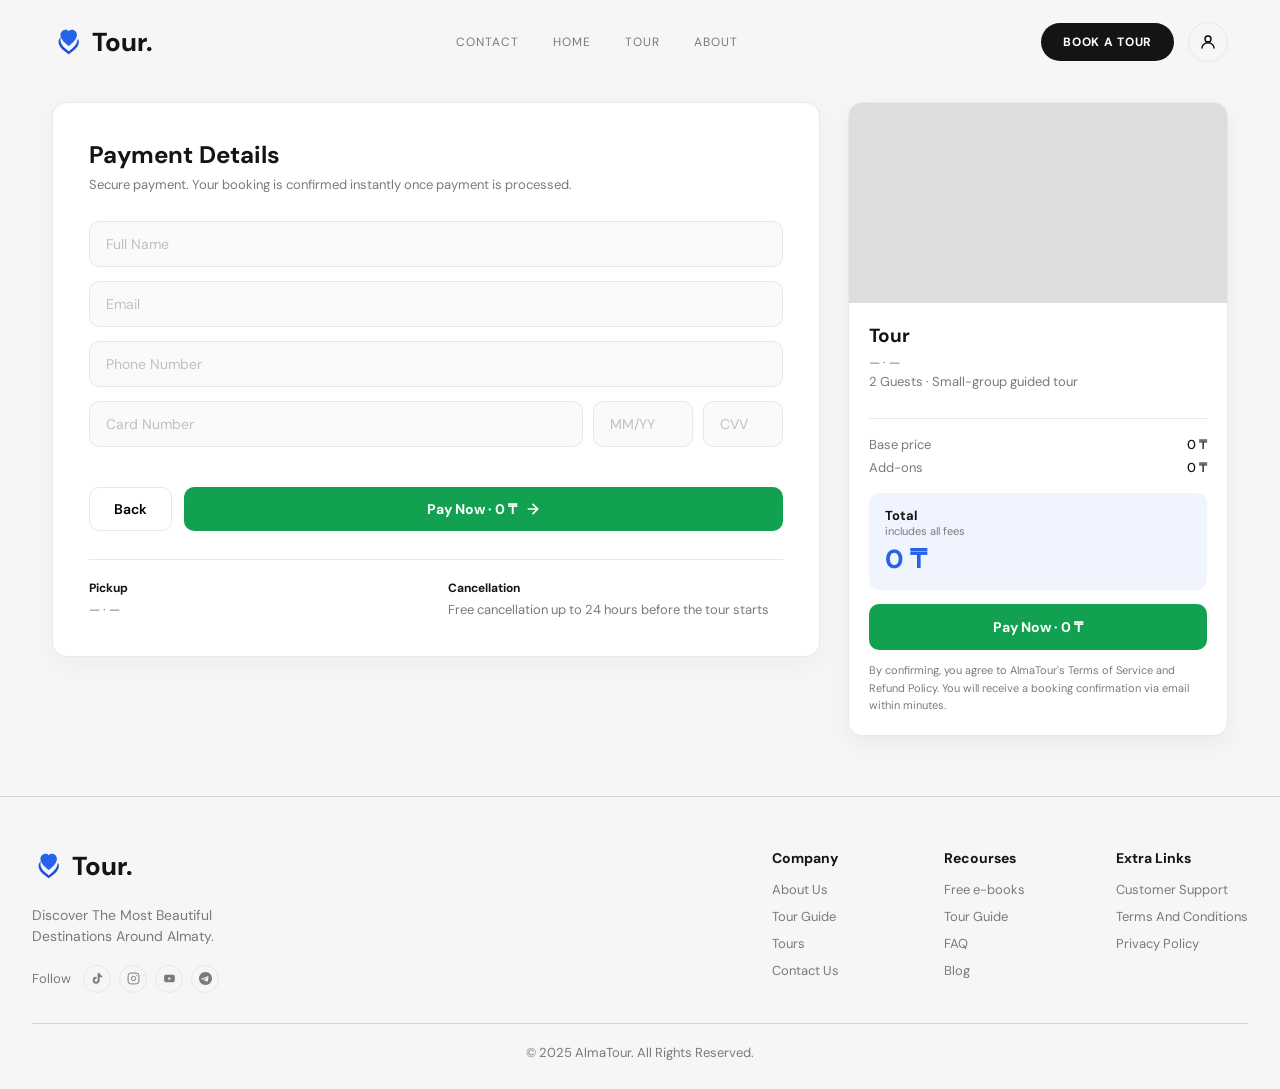
<file: web/payment.html>
<!DOCTYPE html>
<html lang="en">
<head>
  <meta charset="UTF-8">
  <meta name="viewport" content="width=device-width, initial-scale=1.0">
  <title>AlmaTour | Payment</title>
  <link rel="preconnect" href="https://fonts.googleapis.com">
  <link rel="preconnect" href="https://fonts.gstatic.com" crossorigin>
  <link href="https://fonts.googleapis.com/css2?family=Fraunces:wght@400;700;900&family=DM+Sans:wght@300;400;500;600;700&display=swap" rel="stylesheet">
  <link rel="stylesheet" href="payment.css">
</head>
<body>
 
<!-- NAV -->
<nav class="top-nav">
  <a href="index.html" class="logo">
    <svg viewBox="0 0 32 32" fill="none" xmlns="http://www.w3.org/2000/svg">
      <path d="M21.5 3C20.1 3 18.8 3.5 17.8 4.4C17 3.5 15.8 3 14.5 3C11.5 3 9 5.5 9 8.5C9 12 11.5 14.8 14.9 17.8C15.8 18.6 16.8 19.4 17.8 20.3C18.8 19.4 19.8 18.6 20.7 17.8C24.1 14.8 26.6 12 26.6 8.5C26.5 5.5 24.3 3 21.5 3Z" fill="#2563EB"/>
      <path d="M17.8 26C17 25.3 16.3 24.7 15.6 24.1C12 21 9 18 9 13.5C9 12.5 9.2 11.5 9.5 10.6C8 11.8 7 13.8 7 16C7 21 12 25 17.8 29C23.6 25 28.6 21 28.6 16C28.6 14.8 28.3 13.7 27.8 12.7C27.6 13 27.4 13.4 27.1 13.7C26.9 18.5 22.8 22.4 17.8 26Z" fill="#1D4ED8"/>
    </svg>
    <span>Tour.</span>
  </a>
  <ul class="nav-links">
    <li><a href="#">CONTACT</a></li>
    <li><a href="index.html">HOME</a></li>
    <li><a href="tours.html">TOUR</a></li>
    <li><a href="#">ABOUT</a></li>
  </ul>
  <div class="nav-actions">
    <a href="tours.html" class="btn-book-nav">BOOK A TOUR</a>
    <button class="icon-btn" onclick="window.location.href='profile.html'">
      <svg width="18" height="18" viewBox="0 0 24 24" fill="none" stroke="currentColor" stroke-width="1.8" stroke-linecap="round" stroke-linejoin="round">
        <circle cx="12" cy="8" r="4"/><path d="M4 20c0-4 3.6-7 8-7s8 3 8 7"/>
      </svg>
    </button>
  </div>
</nav>
 
<!-- PAYMENT LAYOUT -->
<div class="payment-shell">
 
  <!-- LEFT: Form -->
  <div class="payment-form-col">
    <h2 class="payment-heading">Payment Details</h2>
    <p class="payment-sub">Secure payment. Your booking is confirmed instantly once payment is processed.</p>
 
    <div class="form-group">
      <input class="form-input" id="payName" type="text" placeholder="Full Name" autocomplete="name">
    </div>
 
    <div class="form-group">
      <input class="form-input" id="payEmail" type="email" placeholder="Email" autocomplete="email">
    </div>
 
    <div class="form-group">
      <input class="form-input" id="payPhone" type="tel" placeholder="Phone Number" autocomplete="tel">
    </div>
 
    <div class="form-group card-row">
      <input class="form-input card-num" id="payCard" type="text" placeholder="Card Number" maxlength="19" oninput="formatCard(this)">
      <input class="form-input expiry" id="payExpiry" type="text" placeholder="MM/YY" maxlength="5" oninput="formatExpiry(this)">
      <input class="form-input cvv" id="payCVV" type="text" placeholder="CVV" maxlength="3">
    </div>
 
    <p class="error-msg" id="payError"></p>
 
    <div class="form-actions">
      <button class="btn-back" onclick="history.back()">Back</button>
      <button class="btn-pay" id="btnPay" onclick="processPayment()">
        <span id="btnPayLabel">Pay Now</span>
        <svg id="btnPayIcon" width="16" height="16" viewBox="0 0 24 24" fill="none" stroke="currentColor" stroke-width="2.5" stroke-linecap="round"><path d="M5 12h14M12 5l7 7-7 7"/></svg>
      </button>
    </div>
 
    <div class="info-row">
      <div class="info-block">
        <div class="info-label">Pickup</div>
        <div class="info-val" id="infoPickup">—</div>
      </div>
      <div class="info-block">
        <div class="info-label">Cancellation</div>
        <div class="info-val">Free cancellation up to 24 hours before the tour starts</div>
      </div>
    </div>
  </div>
 
  <!-- RIGHT: Summary -->
  <div class="payment-sidebar">
    <div class="sidebar-img" id="sidebarImg"></div>
    <div class="sidebar-body">
      <h3 class="sidebar-title" id="sidebarTitle">Tour Name</h3>
      <p class="sidebar-meta-line" id="sidebarMeta">—</p>
      <p class="sidebar-meta-line muted" id="sidebarGuests">—</p>
 
      <div class="addons-chips" id="addonsChips"></div>
 
      <div class="price-section">
        <div class="price-row"><span>Base price</span><span id="priceBase">—</span></div>
        <div class="price-row"><span>Add-ons</span><span id="priceAddons">0 ₸</span></div>
      </div>
 
      <div class="price-total-block">
        <div class="price-total-label">Total</div>
        <div class="price-total-sub">includes all fees</div>
        <div class="price-total-val" id="priceTotal">—</div>
      </div>
 
      <button class="btn-pay-bottom" onclick="processPayment()">
        Pay Now · <span id="btnTotalLabel">—</span>
      </button>
 
      <p class="sidebar-legal">By confirming, you agree to AlmaTour's Terms of Service and Refund Policy. You will receive a booking confirmation via email within minutes.</p>
    </div>
  </div>
</div>
 
<!-- SUCCESS OVERLAY -->
<div class="success-overlay" id="successOverlay" style="display:none">
  <div class="success-card">
    <div class="success-icon">✓</div>
    <h2>Booking Confirmed!</h2>
    <p id="successMsg">Your tour has been booked successfully.</p>
    <button class="btn-profile" onclick="window.location.href='profile.html'">View in My Profile</button>
  </div>
</div>
 
<!-- FOOTER -->
<footer class="footer">
  <div class="footer-top">
    <div class="footer-brand">
      <a href="index.html" class="logo footer-logo">
        <svg viewBox="0 0 32 32" fill="none" xmlns="http://www.w3.org/2000/svg"><path d="M21.5 3C20.1 3 18.8 3.5 17.8 4.4C17 3.5 15.8 3 14.5 3C11.5 3 9 5.5 9 8.5C9 12 11.5 14.8 14.9 17.8C15.8 18.6 16.8 19.4 17.8 20.3C18.8 19.4 19.8 18.6 20.7 17.8C24.1 14.8 26.6 12 26.6 8.5C26.5 5.5 24.3 3 21.5 3Z" fill="#2563EB"/><path d="M17.8 26C17 25.3 16.3 24.7 15.6 24.1C12 21 9 18 9 13.5C9 12.5 9.2 11.5 9.5 10.6C8 11.8 7 13.8 7 16C7 21 12 25 17.8 29C23.6 25 28.6 21 28.6 16C28.6 14.8 28.3 13.7 27.8 12.7C27.6 13 27.4 13.4 27.1 13.7C26.9 18.5 22.8 22.4 17.8 26Z" fill="#1D4ED8"/></svg>
        <span>Tour.</span>
      </a>
      <p>Discover The Most Beautiful Destinations Around Almaty.</p>
      <div class="social-row"><span>Follow</span>
        <div class="social-icons">
          <a href="#"><svg width="13" height="13" viewBox="0 0 24 24" fill="currentColor"><path d="M19.59 6.69a4.83 4.83 0 01-3.77-4.25V2h-3.45v13.67a2.89 2.89 0 01-2.88 2.5 2.89 2.89 0 01-2.89-2.89 2.89 2.89 0 012.89-2.89c.28 0 .54.04.79.1V9.01a6.28 6.28 0 00-.79-.05 6.34 6.34 0 00-6.34 6.34 6.34 6.34 0 006.34 6.34 6.34 6.34 0 006.33-6.34V8.77a8.16 8.16 0 004.77 1.52V6.84a4.84 4.84 0 01-1-.15z"/></svg></a>
          <a href="#"><svg width="13" height="13" viewBox="0 0 24 24" fill="none" stroke="currentColor" stroke-width="1.8"><rect x="2" y="2" width="20" height="20" rx="5"/><circle cx="12" cy="12" r="4"/><circle cx="17.5" cy="6.5" r="1" fill="currentColor" stroke="none"/></svg></a>
          <a href="#"><svg width="13" height="13" viewBox="0 0 24 24" fill="currentColor"><path d="M21.58 7.19a2.74 2.74 0 00-1.94-1.95C18.01 5 12 5 12 5s-6.01 0-7.64.24a2.74 2.74 0 00-1.94 1.95A28.89 28.89 0 002 12a28.89 28.89 0 00.42 4.81 2.74 2.74 0 001.94 1.94C5.99 19 12 19 12 19s6.01 0 7.64-.25a2.74 2.74 0 001.94-1.94A28.89 28.89 0 0022 12a28.89 28.89 0 00-.42-4.81zM10 15V9l5 3-5 3z"/></svg></a>
          <a href="#"><svg width="13" height="13" viewBox="0 0 24 24" fill="currentColor"><path d="M12 0C5.373 0 0 5.373 0 12s5.373 12 12 12 12-5.373 12-12S18.627 0 12 0zm5.894 8.221l-1.97 9.28c-.145.658-.537.818-1.084.508l-3-2.21-1.447 1.394c-.16.16-.295.295-.605.295l.213-3.053 5.56-5.023c.242-.213-.054-.333-.373-.12L7.17 14.37l-2.95-.924c-.64-.2-.657-.64.136-.954l11.57-4.461c.537-.194 1.006.131.968.19z"/></svg></a>
        </div>
      </div>
    </div>
    <div class="footer-links">
      <div><h4>Company</h4><a href="#">About Us</a><a href="#">Tour Guide</a><a href="#">Tours</a><a href="#">Contact Us</a></div>
      <div><h4>Recourses</h4><a href="#">Free e-books</a><a href="#">Tour Guide</a><a href="#">FAQ</a><a href="#">Blog</a></div>
      <div><h4>Extra Links</h4><a href="#">Customer Support</a><a href="#">Terms And Conditions</a><a href="#">Privacy Policy</a></div>
    </div>
  </div>
  <div class="footer-bottom">© 2025 AlmaTour. All Rights Reserved.</div>
</footer>
 
<script src="payment.js"></script>
</body>
</html>
</file>
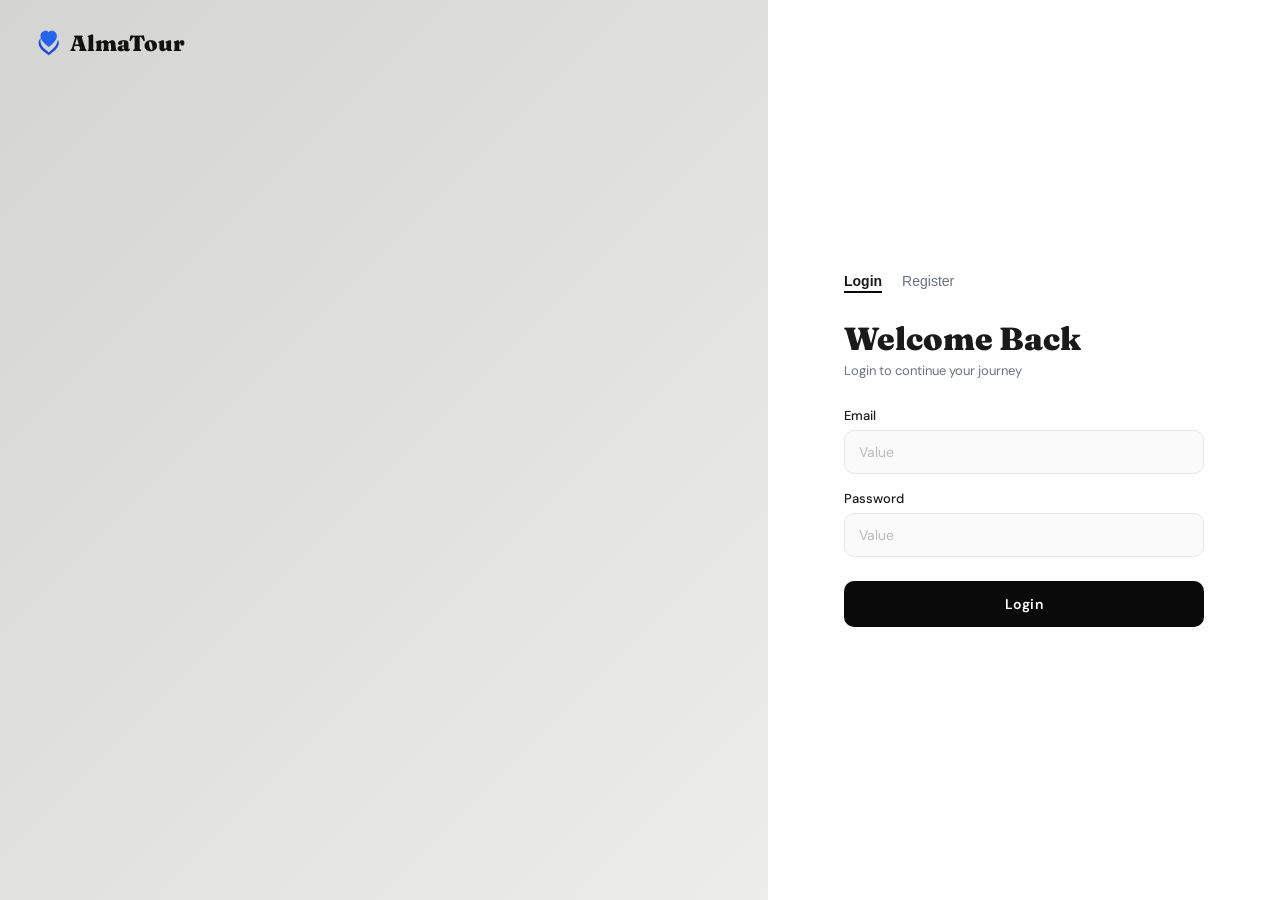
<file: web/profile.html>
<!DOCTYPE html>
<html lang="en">
<head>
  <meta charset="UTF-8">
  <meta name="viewport" content="width=device-width, initial-scale=1.0">
  <title>AlmaTour | My Profile</title>
  <link rel="preconnect" href="https://fonts.googleapis.com">
  <link rel="preconnect" href="https://fonts.gstatic.com" crossorigin>
  <link href="https://fonts.googleapis.com/css2?family=Fraunces:wght@400;700;900&family=DM+Sans:wght@300;400;500;600;700&display=swap" rel="stylesheet">
  <link rel="stylesheet" href="profile.css">
</head>
<body>
 
<!-- NAV -->
<nav class="top-nav">
  <a href="index.html" class="logo">
    <svg viewBox="0 0 32 32" fill="none" xmlns="http://www.w3.org/2000/svg">
      <path d="M21.5 3C20.1 3 18.8 3.5 17.8 4.4C17 3.5 15.8 3 14.5 3C11.5 3 9 5.5 9 8.5C9 12 11.5 14.8 14.9 17.8C15.8 18.6 16.8 19.4 17.8 20.3C18.8 19.4 19.8 18.6 20.7 17.8C24.1 14.8 26.6 12 26.6 8.5C26.5 5.5 24.3 3 21.5 3Z" fill="#2563EB"/>
      <path d="M17.8 26C17 25.3 16.3 24.7 15.6 24.1C12 21 9 18 9 13.5C9 12.5 9.2 11.5 9.5 10.6C8 11.8 7 13.8 7 16C7 21 12 25 17.8 29C23.6 25 28.6 21 28.6 16C28.6 14.8 28.3 13.7 27.8 12.7C27.6 13 27.4 13.4 27.1 13.7C26.9 18.5 22.8 22.4 17.8 26Z" fill="#1D4ED8"/>
    </svg>
    <span>AlmaTour</span>
  </a>
  <ul class="nav-links">
    <li><a href="#">CONTACT</a></li>
    <li><a href="index.html">HOME</a></li>
    <li><a href="tours.html">TOUR</a></li>
    <li><a href="#">ABOUT</a></li>
  </ul>
  <div class="nav-actions">
    <a href="tours.html" class="btn-book-nav">BOOK A TOUR</a>
    <button class="icon-btn active-icon">
      <svg width="18" height="18" viewBox="0 0 24 24" fill="none" stroke="currentColor" stroke-width="1.8" stroke-linecap="round" stroke-linejoin="round">
        <circle cx="12" cy="8" r="4"/><path d="M4 20c0-4 3.6-7 8-7s8 3 8 7"/>
      </svg>
    </button>
  </div>
</nav>
 
<!-- PROFILE SHELL -->
<div class="profile-shell">
 
  <!-- SIDEBAR -->
  <aside class="profile-sidebar">
    <div class="avatar-wrap">
      <div class="avatar" id="avatarEl"></div>
    </div>
    <div class="sidebar-name" id="sidebarName">—</div>
    <div class="sidebar-email" id="sidebarEmail">—</div>
 
    <nav class="side-nav">
      <button class="side-nav-item active" onclick="showSection('profile', this)">
        <svg width="16" height="16" viewBox="0 0 24 24" fill="none" stroke="currentColor" stroke-width="1.8" stroke-linecap="round"><circle cx="12" cy="8" r="4"/><path d="M4 20c0-4 3.6-7 8-7s8 3 8 7"/></svg>
        My Profile
      </button>
      <button class="side-nav-item" onclick="showSection('bookings', this)">
        <svg width="16" height="16" viewBox="0 0 24 24" fill="none" stroke="currentColor" stroke-width="1.8" stroke-linecap="round"><rect x="3" y="4" width="18" height="18" rx="2"/><path d="M16 2v4M8 2v4M3 10h18"/></svg>
        My Bookings
      </button>
      <button class="side-nav-item" onclick="showSection('favorites', this)">
        <svg width="16" height="16" viewBox="0 0 24 24" fill="none" stroke="currentColor" stroke-width="1.8" stroke-linecap="round"><path d="M20.84 4.61a5.5 5.5 0 00-7.78 0L12 5.67l-1.06-1.06a5.5 5.5 0 00-7.78 7.78l1.06 1.06L12 21.23l7.78-7.78 1.06-1.06a5.5 5.5 0 000-7.78z"/></svg>
        Favorites
      </button>
      <button class="side-nav-item" onclick="showSection('settings', this)">
        <svg width="16" height="16" viewBox="0 0 24 24" fill="none" stroke="currentColor" stroke-width="1.8" stroke-linecap="round"><circle cx="12" cy="12" r="3"/><path d="M19.4 15a1.65 1.65 0 00.33 1.82l.06.06a2 2 0 010 2.83 2 2 0 01-2.83 0l-.06-.06a1.65 1.65 0 00-1.82-.33 1.65 1.65 0 00-1 1.51V21a2 2 0 01-4 0v-.09A1.65 1.65 0 009 19.4a1.65 1.65 0 00-1.82.33l-.06.06a2 2 0 01-2.83-2.83l.06-.06A1.65 1.65 0 004.68 15a1.65 1.65 0 00-1.51-1H3a2 2 0 010-4h.09A1.65 1.65 0 004.6 9a1.65 1.65 0 00-.33-1.82l-.06-.06a2 2 0 012.83-2.83l.06.06A1.65 1.65 0 009 4.68a1.65 1.65 0 001-1.51V3a2 2 0 014 0v.09a1.65 1.65 0 001 1.51 1.65 1.65 0 001.82-.33l.06-.06a2 2 0 012.83 2.83l-.06.06A1.65 1.65 0 0019.4 9a1.65 1.65 0 001.51 1H21a2 2 0 010 4h-.09a1.65 1.65 0 00-1.51 1z"/></svg>
        Settings
      </button>
      <button class="side-nav-item logout" onclick="logout()">
        <svg width="16" height="16" viewBox="0 0 24 24" fill="none" stroke="currentColor" stroke-width="1.8" stroke-linecap="round"><path d="M9 21H5a2 2 0 01-2-2V5a2 2 0 012-2h4"/><polyline points="16 17 21 12 16 7"/><line x1="21" y1="12" x2="9" y2="12"/></svg>
        Logout
      </button>
    </nav>
  </aside>
 
  <!-- MAIN CONTENT -->
  <main class="profile-main">
 
    <!-- MY PROFILE SECTION -->
    <section class="profile-section active" id="section-profile">
      <h2 class="section-heading">My Profile</h2>
      <div class="profile-card">
        <div class="profile-card-header">
          <div class="profile-card-title">Full Name</div>
          <button class="btn-edit" onclick="toggleEdit()">Edit Profile</button>
        </div>
        <div class="profile-info-grid" id="profileInfoView">
          <div><div class="info-label">Full Name</div><div class="info-val" id="infoName">—</div></div>
          <div><div class="info-label">Email</div><div class="info-val" id="infoEmail">—</div></div>
          <div><div class="info-label">Phone</div><div class="info-val" id="infoPhone">—</div></div>
        </div>
        <div class="profile-edit-form" id="profileEditForm" style="display:none">
          <div class="edit-grid">
            <div class="edit-field">
              <label>Full Name</label>
              <input type="text" id="editName" class="edit-input">
            </div>
            <div class="edit-field">
              <label>Email</label>
              <input type="email" id="editEmail" class="edit-input">
            </div>
            <div class="edit-field">
              <label>Phone</label>
              <input type="text" id="editPhone" class="edit-input" placeholder="+7 000 000 00 00">
            </div>
          </div>
          <div class="edit-actions">
            <button class="btn-cancel" onclick="toggleEdit()">Cancel</button>
            <button class="btn-save" onclick="saveProfile()">Save Changes</button>
          </div>
        </div>
      </div>
    </section>
 
    <!-- MY BOOKINGS SECTION -->
    <section class="profile-section" id="section-bookings">
      <h2 class="section-heading">My Bookings</h2>
      <div class="bookings-grid" id="bookingsGrid">
        <div class="empty-state">
          <div class="empty-icon">🗓️</div>
          <p>No bookings yet.<br><a href="tours.html">Browse tours</a> to get started.</p>
        </div>
      </div>
    </section>
 
    <!-- FAVORITES SECTION -->
    <section class="profile-section" id="section-favorites">
      <h2 class="section-heading">Favorites</h2>
      <div class="bookings-grid" id="favoritesGrid">
        <div class="empty-state">
          <div class="empty-icon">❤️</div>
          <p>No favorites saved yet.<br><a href="tours.html">Explore tours</a> and save your favorites.</p>
        </div>
      </div>
    </section>
 
    <!-- SETTINGS SECTION -->
    <section class="profile-section" id="section-settings">
      <h2 class="section-heading">Settings</h2>
      <div class="settings-card">
        <div class="setting-row">
          <div>
            <div class="setting-title">Email Notifications</div>
            <div class="setting-desc">Receive booking confirmations and tour reminders</div>
          </div>
          <label class="toggle"><input type="checkbox" checked><span class="toggle-slider"></span></label>
        </div>
        <div class="setting-row">
          <div>
            <div class="setting-title">SMS Alerts</div>
            <div class="setting-desc">Get text updates on your upcoming tours</div>
          </div>
          <label class="toggle"><input type="checkbox"><span class="toggle-slider"></span></label>
        </div>
        <div class="setting-row">
          <div>
            <div class="setting-title">Language</div>
            <div class="setting-desc">Choose your preferred language</div>
          </div>
          <select class="setting-select"><option>English</option><option>Русский</option><option>Қазақша</option></select>
        </div>
        <div class="setting-row danger-row">
          <div>
            <div class="setting-title danger">Delete Account</div>
            <div class="setting-desc">Permanently remove your account and all data</div>
          </div>
          <button class="btn-danger" onclick="deleteAccount()">Delete</button>
        </div>
      </div>
    </section>
 
  </main>
</div>
 
<!-- FOOTER -->
<footer class="footer">
  <div class="footer-top">
    <div class="footer-brand">
      <a href="index.html" class="logo footer-logo">
        <svg viewBox="0 0 32 32" fill="none"><path d="M21.5 3C20.1 3 18.8 3.5 17.8 4.4C17 3.5 15.8 3 14.5 3C11.5 3 9 5.5 9 8.5C9 12 11.5 14.8 14.9 17.8C15.8 18.6 16.8 19.4 17.8 20.3C18.8 19.4 19.8 18.6 20.7 17.8C24.1 14.8 26.6 12 26.6 8.5C26.5 5.5 24.3 3 21.5 3Z" fill="#2563EB"/><path d="M17.8 26C17 25.3 16.3 24.7 15.6 24.1C12 21 9 18 9 13.5C9 12.5 9.2 11.5 9.5 10.6C8 11.8 7 13.8 7 16C7 21 12 25 17.8 29C23.6 25 28.6 21 28.6 16C28.6 14.8 28.3 13.7 27.8 12.7C27.6 13 27.4 13.4 27.1 13.7C26.9 18.5 22.8 22.4 17.8 26Z" fill="#1D4ED8"/></svg>
        <span>AlmaTour</span>
      </a>
      <p>Discover The Most Beautiful Destinations Around Almaty.</p>
      <div class="social-row"><span>Follow</span>
        <div class="social-icons">
          <a href="#"><svg width="13" height="13" viewBox="0 0 24 24" fill="currentColor"><path d="M19.59 6.69a4.83 4.83 0 01-3.77-4.25V2h-3.45v13.67a2.89 2.89 0 01-2.88 2.5 2.89 2.89 0 01-2.89-2.89 2.89 2.89 0 012.89-2.89c.28 0 .54.04.79.1V9.01a6.28 6.28 0 00-.79-.05 6.34 6.34 0 00-6.34 6.34 6.34 6.34 0 006.34 6.34 6.34 6.34 0 006.33-6.34V8.77a8.16 8.16 0 004.77 1.52V6.84a4.84 4.84 0 01-1-.15z"/></svg></a>
          <a href="#"><svg width="13" height="13" viewBox="0 0 24 24" fill="none" stroke="currentColor" stroke-width="1.8"><rect x="2" y="2" width="20" height="20" rx="5"/><circle cx="12" cy="12" r="4"/><circle cx="17.5" cy="6.5" r="1" fill="currentColor" stroke="none"/></svg></a>
          <a href="#"><svg width="13" height="13" viewBox="0 0 24 24" fill="currentColor"><path d="M21.58 7.19a2.74 2.74 0 00-1.94-1.95C18.01 5 12 5 12 5s-6.01 0-7.64.24a2.74 2.74 0 00-1.94 1.95A28.89 28.89 0 002 12a28.89 28.89 0 00.42 4.81 2.74 2.74 0 001.94 1.94C5.99 19 12 19 12 19s6.01 0 7.64-.25a2.74 2.74 0 001.94-1.94A28.89 28.89 0 0022 12a28.89 28.89 0 00-.42-4.81zM10 15V9l5 3-5 3z"/></svg></a>
          <a href="#"><svg width="13" height="13" viewBox="0 0 24 24" fill="currentColor"><path d="M12 0C5.373 0 0 5.373 0 12s5.373 12 12 12 12-5.373 12-12S18.627 0 12 0zm5.894 8.221l-1.97 9.28c-.145.658-.537.818-1.084.508l-3-2.21-1.447 1.394c-.16.16-.295.295-.605.295l.213-3.053 5.56-5.023c.242-.213-.054-.333-.373-.12L7.17 14.37l-2.95-.924c-.64-.2-.657-.64.136-.954l11.57-4.461c.537-.194 1.006.131.968.19z"/></svg></a>
        </div>
      </div>
    </div>
    <div class="footer-links">
      <div><h4>Company</h4><a href="#">About Us</a><a href="#">Tour Guide</a><a href="#">Tours</a><a href="#">Contact Us</a></div>
      <div><h4>Recourses</h4><a href="#">Free e-books</a><a href="#">Tour Guide</a><a href="#">FAQ</a><a href="#">Blog</a></div>
      <div><h4>Extra Links</h4><a href="#">Customer Support</a><a href="#">Terms And Conditions</a><a href="#">Privacy Policy</a></div>
    </div>
  </div>
  <div class="footer-bottom">© 2025 AlmaTour. All Rights Reserved.</div>
</footer>
 
<script src="profile.js"></script>
</body>
</html>
</file>
<file: src/auth.css>
*, *::before, *::after { box-sizing: border-box; margin: 0; padding: 0; }
 
:root {
  --blue: #2563EB;
  --dark: #0A0A0A;
  --text: #1a1a1a;
  --muted: #6B7280;
  --bg: #F9F9F7;
  --border: #E5E7EB;
  --radius: 16px;
  --error: #DC2626;
  --success: #16A34A;
}
 
html, body {
  height: 100%;
  font-family: 'DM Sans', sans-serif;
  background: var(--bg);
  color: var(--text);
}
 
/* ── LAYOUT ── */
.auth-layout {
  display: grid;
  grid-template-columns: 60% 40%;
  min-height: 100vh;
}
 
/* ── LEFT PANEL ── */
.auth-left {
  position: relative;
  overflow: hidden;
}
 
.auth-left-bg {
  position: absolute;
  inset: 0;
  background-image: url('https://images.unsplash.com/photo-1506905925346-21bda4d32df4?w=1400&q=85&crop=entropy&fit=crop');
  background-size: cover;
  background-position: center;
  transform: scale(1.03);
  transition: transform 8s ease;
}
 
.auth-left-bg.zoomed { transform: scale(1); }
 
.auth-left-overlay {
  position: absolute;
  inset: 0;
  background: linear-gradient(135deg, rgba(0,0,0,0.15) 0%, rgba(0,0,0,0.05) 100%);
}
 
.auth-logo {
  position: absolute;
  top: 28px;
  left: 32px;
  display: flex;
  align-items: center;
  gap: 8px;
  font-family: 'Fraunces', serif;
  font-size: 22px;
  font-weight: 900;
  color: #111;
  text-decoration: none;
  z-index: 2;
}
 
.auth-logo svg { width: 30px; height: 30px; }
 
/* ── RIGHT PANEL ── */
.auth-right {
  background: #fff;
  display: flex;
  align-items: center;
  justify-content: center;
  padding: 48px 40px;
}
 
.auth-card {
  width: 100%;
  max-width: 360px;
}
 
/* ── TABS ── */
.auth-tabs {
  display: flex;
  gap: 20px;
  margin-bottom: 28px;
}
 
.auth-tab {
  font-size: 14px;
  font-weight: 500;
  color: var(--muted);
  cursor: pointer;
  padding-bottom: 4px;
  border: none;
  background: none;
  transition: color .2s;
  position: relative;
}
 
.auth-tab::after {
  content: '';
  position: absolute;
  bottom: 0; left: 0; right: 0;
  height: 2px;
  background: var(--dark);
  transform: scaleX(0);
  transition: transform .2s;
  transform-origin: left;
}
 
.auth-tab.active {
  color: var(--text);
  font-weight: 700;
}
 
.auth-tab.active::after { transform: scaleX(1); }
 
/* ── HEADINGS ── */
.auth-heading {
  font-family: 'Fraunces', serif;
  font-size: 32px;
  font-weight: 900;
  line-height: 1.1;
  margin-bottom: 6px;
  color: var(--text);
}
 
.auth-sub {
  font-size: 13px;
  color: var(--muted);
  margin-bottom: 28px;
}
 
/* ── FORM ── */
.form-group {
  margin-bottom: 16px;
}
 
.form-label {
  display: block;
  font-size: 13px;
  font-weight: 500;
  color: var(--text);
  margin-bottom: 6px;
}
 
.form-input {
  width: 100%;
  height: 44px;
  padding: 0 14px;
  border: 1.5px solid var(--border);
  border-radius: 10px;
  font-family: 'DM Sans', sans-serif;
  font-size: 14px;
  color: var(--text);
  background: #fafafa;
  outline: none;
  transition: border-color .2s, background .2s;
}
 
.form-input::placeholder { color: #bbb; }
 
.form-input:focus {
  border-color: var(--dark);
  background: #fff;
}
 
.form-input.error { border-color: var(--error); }
 
/* ── SUBMIT BTN ── */
.btn-submit {
  width: 100%;
  height: 46px;
  background: var(--dark);
  color: #fff;
  border: none;
  border-radius: 10px;
  font-family: 'DM Sans', sans-serif;
  font-size: 14px;
  font-weight: 600;
  letter-spacing: .04em;
  cursor: pointer;
  margin-top: 8px;
  transition: opacity .2s, transform .15s;
  position: relative;
  overflow: hidden;
}
 
.btn-submit:hover { opacity: .85; }
.btn-submit:active { transform: scale(.98); }
.btn-submit.loading { opacity: .6; pointer-events: none; }
 
/* ── MESSAGES ── */
.msg {
  font-size: 12px;
  margin-top: 6px;
  display: none;
}
.msg.error  { color: var(--error);   display: block; }
.msg.success { color: var(--success); display: block; }
 
/* ── PANELS ── */
.auth-panel { display: none; }
.auth-panel.active { display: block; }
 
/* ── RESPONSIVE ── */
@media (max-width: 720px) {
  .auth-layout { grid-template-columns: 1fr; }
  .auth-left { display: none; }
  .auth-right { padding: 40px 24px; }
}

.pw-wrap { position: relative; }
  .pw-wrap .form-input { padding-right: 42px; }
  .pw-toggle {
    position: absolute;
    right: 12px;
    top: 50%;
    transform: translateY(-50%);
    background: none;
    border: none;
    cursor: pointer;
    color: var(--muted);
    display: flex;
    align-items: center;
    padding: 0;
    transition: color .2s;
  }
  .pw-toggle:hover { color: var(--text); }
</file>
<file: src/booking.css>
*, *::before, *::after { box-sizing: border-box; margin: 0; padding: 0; }
 
:root {
  --bg: #f6f6f6;
  --card: #fff;
  --text: #141414;
  --muted: #7a7a7a;
  --line: #e8e8e8;
  --blue: #2563eb;
  --green: #12a150;
  --radius: 14px;
}
 
body {
  font-family: "DM Sans", sans-serif;
  background: var(--bg);
  color: var(--text);
}
 
a { text-decoration: none; color: inherit; }
button, input, select { font: inherit; }
 
/* ── NAV ── */
.top-nav {
  max-width: 1240px;
  margin: 0 auto;
  padding: 22px 32px 16px;
  display: flex;
  align-items: center;
  justify-content: space-between;
  gap: 20px;
}
.logo { display: inline-flex; align-items: center; gap: 10px; font-weight: 800; font-size: 26px; font-family: 'Fraunces', serif; }
.logo svg { width: 30px; height: 30px; }
.nav-links { list-style: none; display: flex; gap: 34px; padding: 0; font-size: 12px; letter-spacing: .08em; color: var(--muted); }
.nav-links a { color: var(--muted); transition: color .2s; }
.nav-links a:hover { color: var(--text); }
.nav-actions { display: flex; align-items: center; gap: 14px; }
.btn-book { background: var(--text); color: #fff; padding: 11px 22px; border-radius: 50px; font-size: 12px; font-weight: 700; letter-spacing: .06em; }
.icon-btn { width: 40px; height: 40px; border-radius: 50%; border: 1.5px solid var(--line); background: transparent; cursor: pointer; display: flex; align-items: center; justify-content: center; }
 
/* ── BOOKING SHELL ── */
.booking-shell {
  max-width: 1240px;
  margin: 24px auto 60px;
  padding: 0 32px;
  display: grid;
  grid-template-columns: 1fr 380px;
  gap: 28px;
  align-items: start;
}
 
/* ── FORM COLUMN ── */
.booking-form-col {
  background: var(--card);
  border: 1px solid var(--line);
  border-radius: var(--radius);
  padding: 32px;
  box-shadow: 0 8px 24px rgba(0,0,0,.04);
}
 
.booking-heading {
  font-size: 26px;
  font-weight: 700;
  margin-bottom: 6px;
}
 
.booking-sub {
  font-size: 13px;
  color: var(--muted);
  margin-bottom: 28px;
}
 
.form-group { margin-bottom: 28px; }
 
.form-label {
  display: block;
  font-size: 13px;
  font-weight: 600;
  margin-bottom: 8px;
  color: var(--text);
}
 
/* ── DATE DISPLAY ── */
.date-display {
  display: flex;
  align-items: center;
  justify-content: space-between;
  padding: 13px 16px;
  border: 1.5px solid var(--line);
  border-radius: 10px;
  cursor: pointer;
  font-size: 14px;
  background: #fafafa;
  transition: border-color .2s;
}
.date-display:hover { border-color: #aaa; }
 
/* ── CALENDAR ── */
.calendar-wrap {
  margin-top: 10px;
  border: 1px solid var(--line);
  border-radius: 12px;
  padding: 18px;
  background: var(--card);
  box-shadow: 0 8px 24px rgba(0,0,0,.07);
}
 
.cal-header {
  display: flex;
  align-items: center;
  justify-content: space-between;
  margin-bottom: 14px;
}
 
.cal-nav {
  width: 30px; height: 30px;
  border-radius: 50%;
  border: 1px solid var(--line);
  background: transparent;
  cursor: pointer;
  font-size: 20px;
  display: flex; align-items: center; justify-content: center;
  line-height: 1;
  transition: background .15s;
}
.cal-nav:hover { background: #f0f0f0; }
 
.cal-selects { display: flex; gap: 8px; }
.cal-selects select {
  border: 1px solid var(--line);
  border-radius: 7px;
  padding: 5px 10px;
  font-size: 13px;
  background: #fafafa;
  outline: none;
  cursor: pointer;
}
 
.cal-grid-head {
  display: grid;
  grid-template-columns: repeat(7, 1fr);
  text-align: center;
  font-size: 11px;
  font-weight: 600;
  color: var(--muted);
  letter-spacing: .06em;
  margin-bottom: 8px;
}
 
.cal-grid {
  display: grid;
  grid-template-columns: repeat(7, 1fr);
  gap: 4px;
}
 
.cal-day {
  aspect-ratio: 1;
  display: flex;
  align-items: center;
  justify-content: center;
  border-radius: 50%;
  font-size: 13px;
  cursor: pointer;
  transition: background .15s;
}
.cal-day:hover:not(.unavail):not(.empty) { background: #f0f0f0; }
.cal-day.empty { cursor: default; }
.cal-day.unavail { color: #ccc; cursor: not-allowed; text-decoration: line-through; }
.cal-day.selected { background: var(--text) !important; color: #fff; font-weight: 700; }
.cal-day.today { border: 1.5px solid var(--blue); color: var(--blue); font-weight: 700; }
 
.cal-legend {
  display: flex;
  gap: 16px;
  margin-top: 12px;
  font-size: 12px;
  color: var(--muted);
}
.legend-dot {
  display: inline-block;
  width: 10px; height: 10px;
  border-radius: 50%;
  margin-right: 4px;
}
.legend-dot.unavail { background: #e0e0e0; }
.legend-dot.selected { background: var(--text); }
 
/* ── GUESTS ── */
.guests-row {
  display: flex;
  align-items: center;
  gap: 10px;
}
 
.guest-btn {
  width: 34px; height: 34px;
  border-radius: 50%;
  border: 1.5px solid var(--line);
  background: transparent;
  cursor: pointer;
  display: flex; align-items: center; justify-content: center;
  transition: border-color .2s;
}
.guest-btn:hover { border-color: #999; }
 
.guest-count-wrap {
  display: flex;
  align-items: center;
  gap: 4px;
  padding: 6px 14px;
  border: 1.5px solid var(--line);
  border-radius: 8px;
  font-size: 14px;
  font-weight: 600;
  min-width: 60px;
  justify-content: center;
}
 
.guests-label {
  font-size: 13px;
  color: var(--muted);
}
 
.guests-note {
  font-size: 12px;
  color: var(--muted);
  margin-top: 8px;
}
 
/* ── ADD-ONS ── */
.addons-header {
  display: flex;
  align-items: center;
  justify-content: space-between;
  margin-bottom: 12px;
}
 
.addons-hint {
  font-size: 12px;
  color: var(--muted);
}
 
.addon-item {
  display: flex;
  align-items: center;
  gap: 14px;
  padding: 14px 16px;
  border: 1.5px solid var(--line);
  border-radius: 10px;
  cursor: pointer;
  margin-bottom: 10px;
  transition: border-color .2s, background .2s;
}
.addon-item:hover { background: #fafafa; }
.addon-item.active { border-color: var(--blue); background: #f0f4ff; }
 
.addon-check {
  width: 20px; height: 20px;
  border-radius: 5px;
  border: 1.5px solid var(--line);
  flex-shrink: 0;
  transition: background .2s, border-color .2s;
  background-image: url("data:image/svg+xml,%3Csvg width='12' height='12' viewBox='0 0 24 24' fill='none' stroke='%23fff' stroke-width='3' xmlns='http://www.w3.org/2000/svg'%3E%3Cpolyline points='20 6 9 17 4 12'/%3E%3C/svg%3E");
  background-repeat: no-repeat;
  background-position: center;
  background-size: 10px;
}
.addon-item.active .addon-check {
  background-color: var(--blue);
  border-color: var(--blue);
}
 
.addon-info { flex: 1; }
.addon-name { font-size: 14px; font-weight: 600; }
.addon-desc { font-size: 12px; color: var(--muted); margin-top: 2px; }
.addon-price { font-size: 14px; font-weight: 700; white-space: nowrap; }
 
/* ── SIDEBAR ── */
.booking-sidebar {
  background: var(--card);
  border: 1px solid var(--line);
  border-radius: var(--radius);
  overflow: hidden;
  box-shadow: 0 8px 24px rgba(0,0,0,.05);
  position: sticky;
  top: 24px;
}
 
.sidebar-img {
  width: 100%;
  height: 200px;
  background: #ddd center/cover no-repeat;
}
 
.sidebar-body {
  padding: 20px;
}
 
.sidebar-title {
  font-size: 20px;
  font-weight: 700;
  margin-bottom: 14px;
}
 
.sidebar-meta {
  display: flex;
  flex-direction: column;
  gap: 8px;
  margin-bottom: 20px;
  padding-bottom: 16px;
  border-bottom: 1px solid var(--line);
}
 
.meta-item {
  display: flex;
  align-items: center;
  gap: 8px;
  font-size: 13px;
  color: var(--muted);
}
.meta-item svg { flex-shrink: 0; }
 
/* ── PRICE ── */
.price-section { margin-bottom: 12px; }
.price-label { font-size: 12px; font-weight: 700; color: var(--muted); letter-spacing: .05em; text-transform: uppercase; margin-bottom: 10px; }
.price-row { display: flex; justify-content: space-between; font-size: 13px; padding: 4px 0; color: var(--muted); }
.price-row span:last-child { color: var(--text); font-weight: 500; }
.price-divider { border-top: 1px solid var(--line); margin: 10px 0; }
.price-total-row { font-size: 15px; }
.price-total { color: var(--blue) !important; font-size: 22px !important; font-weight: 800 !important; }
 
.price-summary {
  font-size: 12px;
  color: var(--muted);
  padding-top: 8px;
}
 
/* ── SIDEBAR FOOTER ── */
.sidebar-footer {
  padding: 16px 20px 20px;
  border-top: 1px solid var(--line);
}
.sidebar-footer-note { font-size: 12px; color: var(--muted); margin-bottom: 10px; }
 
.btn-proceed {
  width: 100%;
  padding: 14px;
  background: var(--blue);
  color: #fff;
  border: none;
  border-radius: 10px;
  font-size: 14px;
  font-weight: 700;
  cursor: pointer;
  transition: background .2s;
}
.btn-proceed:hover { background: #1a4fd6; }
 
/* ── FOOTER ── */
.footer { border-top: 1px solid #d7d7d7; padding: 52px 32px 28px; background: var(--bg); }
.footer-top { max-width: 1240px; margin: 0 auto; display: flex; justify-content: space-between; gap: 30px; }
.footer-brand { max-width: 260px; }
.footer-logo { margin-bottom: 12px; }
.footer-brand p { color: var(--muted); line-height: 1.5; font-size: 14px; margin-top: 10px; }
.social-row { display: flex; gap: 12px; align-items: center; margin-top: 18px; font-size: 13px; color: var(--muted); }
.social-icons { display: flex; gap: 8px; }
.social-icons a { width: 28px; height: 28px; border-radius: 50%; border: 1px solid var(--line); display: inline-flex; align-items: center; justify-content: center; color: var(--muted); }
.footer-links { display: grid; grid-template-columns: repeat(3, minmax(130px, 1fr)); gap: 40px; }
.footer-links h4 { margin: 0 0 14px; font-size: 14px; }
.footer-links a { display: block; color: var(--muted); margin-bottom: 10px; font-size: 13px; }
.footer-links a:hover { color: var(--text); }
.footer-bottom { max-width: 1240px; margin: 30px auto 0; padding-top: 20px; border-top: 1px solid #d7d7d7; text-align: center; color: var(--muted); font-size: 13px; }
 
/* ── RESPONSIVE ── */
@media (max-width: 960px) {
  .booking-shell { grid-template-columns: 1fr; }
  .booking-sidebar { position: static; }
}
@media (max-width: 600px) {
  .top-nav, .booking-shell, .footer { padding-left: 18px; padding-right: 18px; }
  .nav-links { display: none; }
}
</file>
<file: src/contact.css>
*, *::before, *::after { box-sizing: border-box; margin: 0; padding: 0; }
 
    :root {
      --blue: #2563EB;
      --blue-light: #3B82F6;
      --dark: #0A0A0A;
      --text: #1a1a1a;
      --muted: #6B7280;
      --bg: #F9F9F7;
      --card-bg: #ffffff;
      --border: #E5E7EB;
      --green: #16a34a;
      --radius: 14px;
    }
 
    html { scroll-behavior: smooth; }
 
    body {
      font-family: 'DM Sans', sans-serif;
      background: var(--bg);
      color: var(--text);
      overflow-x: hidden;
    }
 
    a { text-decoration: none; color: inherit; }
 
    /* ── NAV ── */
    nav {
      position: sticky;
      top: 0;
      z-index: 100;
      background: rgba(249,249,247,0.92);
      backdrop-filter: blur(12px);
      border-bottom: 1px solid var(--border);
      padding: 0 40px;
      height: 64px;
      display: flex;
      align-items: center;
      justify-content: space-between;
    }
    .logo {
      display: flex;
      align-items: center;
      gap: 8px;
      font-family: 'Fraunces', serif;
      font-weight: 900;
      font-size: 20px;
      color: var(--text);
    }
    .logo svg { width: 28px; height: 28px; }
    .nav-links { list-style: none; display: flex; gap: 32px; }
    .nav-links a {
      font-size: 13px;
      font-weight: 600;
      letter-spacing: .04em;
      color: var(--muted);
      transition: color .15s;
    }
    .nav-links a:hover, .nav-links a.active { color: var(--text); }
    .nav-right { display: flex; align-items: center; gap: 12px; }
    .btn-book {
      background: var(--dark);
      color: #fff;
      padding: 10px 22px;
      border-radius: 50px;
      font-size: 13px;
      font-weight: 700;
      letter-spacing: .04em;
      transition: background .15s;
    }
    .btn-book:hover { background: #333; }
    .icon-btn {
      width: 38px; height: 38px;
      border-radius: 50%;
      border: 1px solid var(--border);
      background: var(--card-bg);
      cursor: pointer;
      display: flex; align-items: center; justify-content: center;
      color: var(--text);
      transition: border-color .15s;
    }
    .icon-btn:hover { border-color: #999; }
 
    /* ── HERO BANNER ── */
    .contact-hero {
      height: 220px;
      background:
        linear-gradient(to bottom, rgba(0,0,0,.35) 0%, rgba(0,0,0,.55) 100%),
        url('https://images.unsplash.com/photo-1501854140801-50d01698950b?w=1400&q=80') center/cover no-repeat;
      display: flex;
      flex-direction: column;
      align-items: center;
      justify-content: center;
      text-align: center;
      color: #fff;
    }
    .contact-hero h1 {
      font-family: 'Fraunces', serif;
      font-size: 42px;
      font-weight: 900;
      margin-bottom: 10px;
    }
    .contact-hero p { font-size: 15px; opacity: .88; line-height: 1.6; }
 
    /* ── MAIN CONTENT ── */
    .contact-body {
      max-width: 1100px;
      margin: 0 auto;
      padding: 48px 32px 64px;
    }
 
    .contact-grid {
      display: grid;
      grid-template-columns: 1fr 340px;
      gap: 24px;
      margin-bottom: 28px;
    }
 
    /* ── FORM CARD ── */
    .form-card {
      background: var(--card-bg);
      border: 1px solid var(--border);
      border-radius: var(--radius);
      padding: 32px;
    }
    .form-card-header {
      display: flex;
      align-items: flex-start;
      gap: 14px;
      margin-bottom: 28px;
    }
    .form-icon {
      width: 42px; height: 42px;
      background: #f0fdf4;
      border-radius: 10px;
      display: flex; align-items: center; justify-content: center;
      flex-shrink: 0;
    }
    .form-card-header h2 { font-size: 18px; font-weight: 700; margin-bottom: 4px; }
    .form-card-header p { font-size: 13px; color: var(--muted); }
 
    .form-field { margin-bottom: 18px; }
    .form-field label { display: block; font-size: 13px; font-weight: 600; margin-bottom: 7px; }
    .input-wrap {
      display: flex;
      align-items: center;
      gap: 10px;
      border: 1.5px solid var(--border);
      border-radius: 9px;
      padding: 0 14px;
      background: #fff;
      transition: border-color .15s;
    }
    .input-wrap:focus-within { border-color: var(--blue); }
    .input-wrap svg { color: var(--muted); flex-shrink: 0; }
    .input-wrap input,
    .input-wrap textarea {
      flex: 1;
      border: none;
      outline: none;
      font-family: inherit;
      font-size: 14px;
      color: var(--text);
      background: transparent;
      padding: 12px 0;
    }
    .input-wrap input::placeholder,
    .input-wrap textarea::placeholder { color: #bbb; }
    .textarea-wrap { align-items: flex-start; padding: 12px 14px; }
    .textarea-wrap textarea {
      resize: vertical;
      min-height: 110px;
      padding: 0;
      line-height: 1.5;
    }
 
    .btn-send {
      display: flex;
      align-items: center;
      justify-content: center;
      gap: 8px;
      width: 100%;
      padding: 14px;
      background: var(--green);
      color: #fff;
      border: none;
      border-radius: 10px;
      font-size: 15px;
      font-weight: 700;
      cursor: pointer;
      transition: background .15s, transform .1s;
      margin-top: 4px;
    }
    .btn-send:hover { background: #15803d; }
    .btn-send:active { transform: scale(.98); }
    .btn-send:disabled { opacity: .6; cursor: not-allowed; transform: none; }
 
    /* ── SUCCESS TOAST ── */
    .success-toast {
      display: none;
      align-items: center;
      gap: 12px;
      background: #f0fdf4;
      border: 1.5px solid #86efac;
      border-radius: 10px;
      padding: 14px 18px;
      margin-top: 16px;
      font-size: 14px;
      color: #15803d;
      font-weight: 500;
      animation: fadeSlideIn .35s ease;
    }
    .success-toast.show { display: flex; }
    .success-toast svg { flex-shrink: 0; }
 
    @keyframes fadeSlideIn {
      from { opacity: 0; transform: translateY(-8px); }
      to   { opacity: 1; transform: translateY(0); }
    }
 
    /* ── INFO CARD ── */
    .info-card {
      background: var(--card-bg);
      border: 1px solid var(--border);
      border-radius: var(--radius);
      padding: 28px;
    }
    .info-card h3 { font-size: 16px; font-weight: 700; margin-bottom: 22px; }
 
    .info-item {
      display: flex;
      align-items: flex-start;
      gap: 14px;
      margin-bottom: 20px;
    }
    .info-item:last-child { margin-bottom: 0; }
    .info-icon {
      width: 38px; height: 38px;
      border-radius: 9px;
      background: #f0fdf4;
      display: flex; align-items: center; justify-content: center;
      flex-shrink: 0;
    }
    .info-item-label { font-size: 11.5px; color: var(--muted); margin-bottom: 3px; font-weight: 500; }
    .info-item-val { font-size: 14px; font-weight: 600; line-height: 1.5; }
 
    /* ── MAP ── */
    .map-card {
      background: var(--card-bg);
      border: 1px solid var(--border);
      border-radius: var(--radius);
      overflow: hidden;
    }
    .map-card iframe {
      width: 100%;
      height: 240px;
      border: none;
      display: block;
    }
 
    /* ── FOOTER ── */
    footer {
      background: var(--card-bg);
      border-top: 1px solid var(--border);
      padding: 48px 40px 0;
    }
    .footer-top {
      max-width: 1100px;
      margin: 0 auto;
      display: grid;
      grid-template-columns: 260px 1fr;
      gap: 40px;
      padding-bottom: 40px;
    }
    .footer-tagline { font-size: 13.5px; color: var(--muted); line-height: 1.6; margin: 10px 0 18px; }
    .follow-bar { display: flex; align-items: center; gap: 12px; font-size: 13px; color: var(--muted); }
    .social-icons { display: flex; gap: 8px; }
    .social-icons a {
      width: 30px; height: 30px;
      border-radius: 50%;
      border: 1px solid var(--border);
      display: inline-flex; align-items: center; justify-content: center;
      color: var(--muted);
      transition: color .15s, border-color .15s;
    }
    .social-icons a:hover { color: var(--text); border-color: #999; }
    .footer-cols { display: grid; grid-template-columns: repeat(3,1fr); gap: 32px; }
    .footer-col h5 { font-size: 13px; font-weight: 700; margin-bottom: 14px; }
    .footer-col ul { list-style: none; }
    .footer-col li { margin-bottom: 10px; }
    .footer-col a { font-size: 13px; color: var(--muted); transition: color .15s; }
    .footer-col a:hover { color: var(--text); }
    .footer-bottom {
      max-width: 1100px;
      margin: 0 auto;
      padding: 18px 0;
      border-top: 1px solid var(--border);
      text-align: center;
      font-size: 13px;
      color: var(--muted);
    }

    .toast {
    position: fixed;
    bottom: 20px;
    right: 20px;
    background-color: #898989;
    color: #fff;
    padding: 12px 20px;
    border-radius: 7px;
    opacity: 0;
    transform: translateY(20px);
    transition: all 0.3s ease;
    z-index: 1000;
    }

    .toast.show {
    opacity: 1;
    transform: translateY(0);
    }
 
    @media (max-width: 900px) {
      .contact-grid { grid-template-columns: 1fr; }
      .footer-top { grid-template-columns: 1fr; }
    }
    @media (max-width: 600px) {
      nav { padding: 0 18px; }
      .nav-links { display: none; }
      .contact-body { padding: 28px 18px 48px; }
      .contact-hero h1 { font-size: 28px; }
      .footer-cols { grid-template-columns: repeat(2,1fr); }
    }

    @keyframes spin { to { transform: rotate(360deg); } }
</file>
<file: src/payment.css>
*, *::before, *::after { box-sizing: border-box; margin: 0; padding: 0; }
 
:root {
  --bg: #f6f6f6;
  --card: #fff;
  --text: #141414;
  --muted: #7a7a7a;
  --line: #e8e8e8;
  --blue: #2563eb;
  --green: #12a150;
}
 
body { font-family: "DM Sans", sans-serif; background: var(--bg); color: var(--text); }
a { text-decoration: none; color: inherit; }
button, input { font: inherit; }
 
/* ── NAV ── */
.top-nav { max-width: 1240px; margin: 0 auto; padding: 22px 32px 16px; display: flex; align-items: center; justify-content: space-between; gap: 20px; }
.logo { display: inline-flex; align-items: center; gap: 10px; font-weight: 800; font-size: 26px; }
.logo svg { width: 30px; height: 30px; }
.nav-links { list-style: none; display: flex; gap: 34px; padding: 0; font-size: 12px; letter-spacing: .08em; color: var(--muted); }
.nav-links a { color: var(--muted); transition: color .2s; }
.nav-links a:hover { color: var(--text); }
.nav-actions { display: flex; align-items: center; gap: 14px; }
.btn-book-nav { background: var(--text); color: #fff; padding: 11px 22px; border-radius: 50px; font-size: 12px; font-weight: 700; letter-spacing: .06em; }
.icon-btn { width: 40px; height: 40px; border-radius: 50%; border: 1.5px solid var(--line); background: transparent; cursor: pointer; display: flex; align-items: center; justify-content: center; }
 
/* ── SHELL ── */
.payment-shell {
  max-width: 1240px;
  margin: 24px auto 60px;
  padding: 0 32px;
  display: grid;
  grid-template-columns: 1fr 380px;
  gap: 28px;
  align-items: start;
}
 
/* ── FORM COL ── */
.payment-form-col {
  background: var(--card);
  border: 1px solid var(--line);
  border-radius: 14px;
  padding: 36px;
  box-shadow: 0 8px 24px rgba(0,0,0,.04);
}
 
.payment-heading { font-size: 24px; font-weight: 700; margin-bottom: 6px; }
.payment-sub { font-size: 13px; color: var(--muted); margin-bottom: 28px; }
 
.form-group { margin-bottom: 14px; }
 
.form-input {
  width: 100%;
  height: 46px;
  padding: 0 16px;
  border: 1.5px solid var(--line);
  border-radius: 10px;
  font-size: 14px;
  color: var(--text);
  background: #fafafa;
  outline: none;
  transition: border-color .2s;
}
.form-input:focus { border-color: var(--text); background: #fff; }
.form-input.error { border-color: #dc2626; }
.form-input::placeholder { color: #c0c0c0; }
 
.card-row { display: grid; grid-template-columns: 1fr 100px 80px; gap: 10px; }
 
.error-msg { font-size: 12px; color: #dc2626; min-height: 18px; margin-bottom: 8px; }
 
/* ── ACTIONS ── */
.form-actions { display: flex; gap: 12px; margin-bottom: 28px; }
 
.btn-back {
  padding: 12px 24px;
  border: 1.5px solid var(--line);
  border-radius: 10px;
  background: transparent;
  font-size: 14px;
  font-weight: 600;
  cursor: pointer;
  transition: border-color .2s;
}
.btn-back:hover { border-color: #999; }
 
.btn-pay {
  flex: 1;
  display: flex;
  align-items: center;
  justify-content: center;
  gap: 8px;
  padding: 13px 24px;
  background: var(--green);
  color: #fff;
  border: none;
  border-radius: 10px;
  font-size: 14px;
  font-weight: 700;
  cursor: pointer;
  transition: background .2s, opacity .2s;
}
.btn-pay:hover { background: #0f8e44; }
.btn-pay.loading { opacity: .6; pointer-events: none; }
 
/* ── INFO ROW ── */
.info-row { display: grid; grid-template-columns: 1fr 1fr; gap: 24px; padding-top: 20px; border-top: 1px solid var(--line); }
.info-label { font-size: 12px; font-weight: 700; color: var(--text); margin-bottom: 4px; }
.info-val { font-size: 13px; color: var(--muted); line-height: 1.5; }
 
/* ── SIDEBAR ── */
.payment-sidebar {
  background: var(--card);
  border: 1px solid var(--line);
  border-radius: 14px;
  overflow: hidden;
  box-shadow: 0 8px 24px rgba(0,0,0,.05);
  position: sticky;
  top: 24px;
}
 
.sidebar-img { width: 100%; height: 200px; background: #ddd center/cover no-repeat; }
 
.sidebar-body { padding: 20px; }
 
.sidebar-title { font-size: 19px; font-weight: 700; margin-bottom: 6px; }
 
.sidebar-meta-line { font-size: 13px; color: var(--muted); margin-bottom: 2px; }
.sidebar-meta-line.muted { margin-bottom: 12px; }
 
/* ── ADDON CHIPS ── */
.addons-chips { display: flex; flex-wrap: wrap; gap: 6px; margin-bottom: 16px; }
.chip {
  display: inline-flex;
  align-items: center;
  gap: 5px;
  background: #e8f0ff;
  color: var(--blue);
  border-radius: 999px;
  padding: 4px 10px;
  font-size: 12px;
  font-weight: 500;
}
 
/* ── PRICE ── */
.price-section { border-top: 1px solid var(--line); padding-top: 14px; margin-bottom: 14px; }
.price-row { display: flex; justify-content: space-between; font-size: 13px; color: var(--muted); padding: 3px 0; }
.price-row span:last-child { color: var(--text); font-weight: 500; }
 
.price-total-block { background: #f0f4ff; border-radius: 10px; padding: 14px 16px; margin-bottom: 14px; }
.price-total-label { font-size: 13px; font-weight: 700; color: var(--text); }
.price-total-sub { font-size: 11px; color: var(--muted); margin-bottom: 4px; }
.price-total-val { font-size: 26px; font-weight: 800; color: var(--blue); }
 
.btn-pay-bottom {
  width: 100%;
  padding: 14px;
  background: var(--green);
  color: #fff;
  border: none;
  border-radius: 10px;
  font-size: 14px;
  font-weight: 700;
  cursor: pointer;
  margin-bottom: 12px;
  transition: background .2s;
}
.btn-pay-bottom:hover { background: #0f8e44; }
 
.sidebar-legal { font-size: 11px; color: var(--muted); line-height: 1.6; }
 
/* ── SUCCESS OVERLAY ── */
.success-overlay {
  position: fixed;
  inset: 0;
  background: rgba(0,0,0,.5);
  display: flex;
  align-items: center;
  justify-content: center;
  z-index: 1000;
  backdrop-filter: blur(4px);
}
 
.success-card {
  background: var(--card);
  border-radius: 20px;
  padding: 48px 40px;
  text-align: center;
  max-width: 380px;
  width: 90%;
  box-shadow: 0 24px 60px rgba(0,0,0,.15);
  animation: popIn .4s cubic-bezier(.34,1.56,.64,1);
}
 
@keyframes popIn {
  from { transform: scale(.8); opacity: 0; }
  to   { transform: scale(1);  opacity: 1; }
}
 
.success-icon {
  width: 72px; height: 72px;
  border-radius: 50%;
  background: #dff6e8;
  color: var(--green);
  font-size: 32px;
  display: flex;
  align-items: center;
  justify-content: center;
  margin: 0 auto 20px;
}
 
.success-card h2 { font-size: 24px; font-weight: 700; margin-bottom: 10px; }
.success-card p  { font-size: 14px; color: var(--muted); margin-bottom: 24px; line-height: 1.6; }
 
.btn-profile {
  display: inline-block;
  background: var(--blue);
  color: #fff;
  padding: 13px 28px;
  border-radius: 10px;
  font-size: 14px;
  font-weight: 700;
  border: none;
  cursor: pointer;
  transition: background .2s;
}
.btn-profile:hover { background: #1a4fd6; }
 
/* ── FOOTER ── */
.footer { border-top: 1px solid #d7d7d7; padding: 52px 32px 28px; background: var(--bg); }
.footer-top { max-width: 1240px; margin: 0 auto; display: flex; justify-content: space-between; gap: 30px; }
.footer-brand { max-width: 260px; }
.footer-logo { margin-bottom: 12px; }
.footer-brand p { color: var(--muted); line-height: 1.5; font-size: 14px; margin-top: 10px; }
.social-row { display: flex; gap: 12px; align-items: center; margin-top: 18px; font-size: 13px; color: var(--muted); }
.social-icons { display: flex; gap: 8px; }
.social-icons a { width: 28px; height: 28px; border-radius: 50%; border: 1px solid var(--line); display: inline-flex; align-items: center; justify-content: center; color: var(--muted); }
.footer-links { display: grid; grid-template-columns: repeat(3, minmax(130px, 1fr)); gap: 40px; }
.footer-links h4 { margin: 0 0 14px; font-size: 14px; }
.footer-links a { display: block; color: var(--muted); margin-bottom: 10px; font-size: 13px; }
.footer-links a:hover { color: var(--text); }
.footer-bottom { max-width: 1240px; margin: 30px auto 0; padding-top: 20px; border-top: 1px solid #d7d7d7; text-align: center; color: var(--muted); font-size: 13px; }
 
/* ── RESPONSIVE ── */
@media (max-width: 900px) {
  .payment-shell { grid-template-columns: 1fr; }
  .payment-sidebar { position: static; }
}
@media (max-width: 600px) {
  .top-nav, .payment-shell, .footer { padding-left: 18px; padding-right: 18px; }
  .nav-links { display: none; }
  .card-row { grid-template-columns: 1fr 1fr; }
  .card-row .card-num { grid-column: 1 / -1; }
}
</file>
<file: src/profile.css>
*, *::before, *::after { box-sizing: border-box; margin: 0; padding: 0; }
 
:root {
  --bg: #f6f6f6;
  --card: #fff;
  --text: #141414;
  --muted: #7a7a7a;
  --line: #e8e8e8;
  --blue: #2563eb;
  --green: #12a150;
}
 
body { font-family: "DM Sans", sans-serif; background: var(--bg); color: var(--text); }
a { text-decoration: none; color: inherit; }
button, input, select { font: inherit; }
 
/* ── NAV ── */
.top-nav { max-width: 1240px; margin: 0 auto; padding: 22px 32px 16px; display: flex; align-items: center; justify-content: space-between; gap: 20px; }
.logo { display: inline-flex; align-items: center; gap: 10px; font-weight: 800; font-size: 26px; font-family: 'Fraunces', serif;}
.logo svg { width: 30px; height: 30px; }
.nav-links { list-style: none; display: flex; gap: 34px; padding: 0; font-size: 12px; letter-spacing: .08em; color: var(--muted); }
.nav-links a { color: var(--muted); transition: color .2s; }
.nav-links a:hover { color: var(--text); }
.nav-actions { display: flex; align-items: center; gap: 14px; }
.btn-book-nav { background: var(--text); color: #fff; padding: 11px 22px; border-radius: 50px; font-size: 12px; font-weight: 700; letter-spacing: .06em; }
.icon-btn { width: 40px; height: 40px; border-radius: 50%; border: 1.5px solid var(--line); background: transparent; cursor: pointer; display: flex; align-items: center; justify-content: center; }
.icon-btn.active-icon { background: var(--text); color: #fff; border-color: var(--text); }
 
/* ── SHELL ── */
.profile-shell {
  max-width: 1240px;
  margin: 0 auto;
  padding: 20px 32px 60px;
  display: grid;
  grid-template-columns: 220px 1fr;
  gap: 28px;
  align-items: start;
}
 
/* ── SIDEBAR ── */
.profile-sidebar {
  background: var(--card);
  border: 1px solid var(--line);
  border-radius: 16px;
  padding: 28px 20px;
  text-align: center;
  box-shadow: 0 4px 16px rgba(0,0,0,.04);
  position: sticky;
  top: 20px;
}
 
.avatar-wrap { display: flex; justify-content: center; margin-bottom: 14px; }
 
.avatar {
  width: 80px; height: 80px;
  border-radius: 50%;
  background: linear-gradient(135deg, var(--blue), #818cf8);
  display: flex;
  align-items: center;
  justify-content: center;
  font-size: 28px;
  font-weight: 700;
  color: #fff;
  border: 3px solid #fff;
  box-shadow: 0 4px 14px rgba(37,99,235,.3);
}
 
.sidebar-name { font-size: 16px; font-weight: 700; margin-bottom: 4px; }
.sidebar-email { font-size: 12px; color: var(--muted); margin-bottom: 24px; }
 
.side-nav { display: flex; flex-direction: column; gap: 4px; text-align: left; }
 
.side-nav-item {
  display: flex;
  align-items: center;
  gap: 10px;
  padding: 10px 14px;
  border-radius: 10px;
  border: none;
  background: transparent;
  font-size: 14px;
  font-weight: 500;
  color: var(--muted);
  cursor: pointer;
  transition: background .15s, color .15s;
  width: 100%;
  text-align: left;
}
 
.side-nav-item:hover { background: #f0f0f0; color: var(--text); }
.side-nav-item.active { background: #f0f4ff; color: var(--blue); font-weight: 600; }
.side-nav-item.logout { color: #dc2626; margin-top: 8px; }
.side-nav-item.logout:hover { background: #fef2f2; color: #dc2626; }
 
/* ── MAIN ── */
.profile-main { min-width: 0; }
 
.profile-section { display: none; }
.profile-section.active { display: block; }
 
.section-heading { font-size: 24px; font-weight: 700; margin-bottom: 20px; }
 
/* ── PROFILE CARD ── */
.profile-card {
  background: var(--card);
  border: 1px solid var(--line);
  border-radius: 14px;
  padding: 24px;
  box-shadow: 0 4px 16px rgba(0,0,0,.04);
}
 
.profile-card-header {
  display: flex;
  align-items: center;
  justify-content: space-between;
  margin-bottom: 20px;
}
 
.profile-card-title { font-size: 16px; font-weight: 700; }
 
.btn-edit {
  background: var(--green);
  color: #fff;
  border: none;
  border-radius: 8px;
  padding: 9px 18px;
  font-size: 13px;
  font-weight: 600;
  cursor: pointer;
  transition: background .2s;
}
.btn-edit:hover { background: #0f8e44; }
 
.profile-info-grid {
  display: grid;
  grid-template-columns: repeat(3, 1fr);
  gap: 20px;
}
 
.info-label { font-size: 11px; color: var(--muted); text-transform: uppercase; letter-spacing: .06em; margin-bottom: 4px; }
.info-val { font-size: 14px; font-weight: 500; color: var(--text); }
 
/* ── EDIT FORM ── */
.profile-edit-form { padding-top: 16px; border-top: 1px solid var(--line); }
 
.edit-grid { display: grid; grid-template-columns: repeat(3, 1fr); gap: 16px; margin-bottom: 16px; }
 
.edit-field label { display: block; font-size: 12px; font-weight: 600; color: var(--muted); margin-bottom: 6px; }
 
.edit-input {
  width: 100%;
  height: 42px;
  padding: 0 12px;
  border: 1.5px solid var(--line);
  border-radius: 9px;
  font-size: 14px;
  color: var(--text);
  background: #fafafa;
  outline: none;
  transition: border-color .2s;
}
.edit-input:focus { border-color: var(--blue); background: #fff; }
 
.edit-actions { display: flex; gap: 10px; justify-content: flex-end; }
 
.btn-cancel {
  padding: 10px 20px;
  border: 1.5px solid var(--line);
  border-radius: 8px;
  background: transparent;
  font-size: 13px;
  font-weight: 600;
  cursor: pointer;
}
 
.btn-save {
  padding: 10px 20px;
  background: var(--blue);
  color: #fff;
  border: none;
  border-radius: 8px;
  font-size: 13px;
  font-weight: 600;
  cursor: pointer;
}
 
/* ── BOOKINGS / FAVORITES GRID ── */
.bookings-grid {
  display: grid;
  grid-template-columns: repeat(2, 1fr);
  gap: 20px;
}
 
.booking-card {
  background: var(--card);
  border: 1px solid var(--line);
  border-radius: 14px;
  overflow: hidden;
  box-shadow: 0 4px 14px rgba(0,0,0,.04);
}
 
.booking-card-img {
  width: 100%;
  height: 160px;
  object-fit: cover;
  background: #ddd center/cover no-repeat;
}
 
.booking-card-body { padding: 16px; }
 
.booking-card-title { font-size: 17px; font-weight: 700; margin-bottom: 4px; }
.booking-card-meta { font-size: 13px; color: var(--muted); margin-bottom: 10px; }
 
.status-badge {
  display: inline-flex;
  align-items: center;
  gap: 5px;
  padding: 4px 10px;
  border-radius: 999px;
  font-size: 12px;
  font-weight: 600;
  margin-bottom: 14px;
}
 
.status-badge.confirmed { background: #dff6e8; color: var(--green); }
.status-badge.pending   { background: #fef9c3; color: #b45309; }
.status-badge.cancelled { background: #fde8e8; color: #dc2626; }
 
.btn-view-details {
  display: block;
  width: 100%;
  padding: 10px;
  border: 1.5px solid var(--line);
  border-radius: 8px;
  background: transparent;
  text-align: center;
  font-size: 13px;
  font-weight: 600;
  cursor: pointer;
  transition: border-color .2s, background .2s;
}
.btn-view-details:hover { border-color: #999; background: #fafafa; }
 
/* ── FAVORITES CARD ── */
.fav-card {
  background: var(--card);
  border: 1px solid var(--line);
  border-radius: 14px;
  overflow: hidden;
  box-shadow: 0 4px 14px rgba(0,0,0,.04);
}
 
.fav-card-img { width: 100%; height: 140px; object-fit: cover; background: #ddd center/cover no-repeat; }
.fav-card-body { padding: 14px; }
.fav-card-title { font-size: 16px; font-weight: 700; margin-bottom: 4px; }
.fav-location { font-size: 12px; color: var(--muted); display: flex; align-items: center; gap: 4px; }
 
/* ── EMPTY STATE ── */
.empty-state {
  grid-column: 1 / -1;
  text-align: center;
  padding: 60px 20px;
  color: var(--muted);
}
.empty-icon { font-size: 40px; margin-bottom: 12px; }
.empty-state p { font-size: 14px; line-height: 1.8; }
.empty-state a { color: var(--blue); font-weight: 600; }
 
/* ── SETTINGS ── */
.settings-card {
  background: var(--card);
  border: 1px solid var(--line);
  border-radius: 14px;
  overflow: hidden;
  box-shadow: 0 4px 16px rgba(0,0,0,.04);
}
 
.setting-row {
  display: flex;
  align-items: center;
  justify-content: space-between;
  gap: 20px;
  padding: 20px 24px;
  border-bottom: 1px solid var(--line);
}
.setting-row:last-child { border-bottom: none; }
 
.setting-title { font-size: 14px; font-weight: 600; margin-bottom: 3px; }
.setting-title.danger { color: #dc2626; }
.setting-desc { font-size: 12px; color: var(--muted); }
 
.toggle { position: relative; display: inline-block; width: 44px; height: 24px; flex-shrink: 0; }
.toggle input { opacity: 0; width: 0; height: 0; }
.toggle-slider { position: absolute; inset: 0; border-radius: 999px; background: #e0e0e0; transition: background .2s; cursor: pointer; }
.toggle-slider::before { content: ''; position: absolute; width: 18px; height: 18px; border-radius: 50%; background: #fff; left: 3px; top: 3px; transition: transform .2s; box-shadow: 0 1px 4px rgba(0,0,0,.2); }
.toggle input:checked + .toggle-slider { background: var(--green); }
.toggle input:checked + .toggle-slider::before { transform: translateX(20px); }
 
.setting-select { padding: 8px 12px; border: 1.5px solid var(--line); border-radius: 8px; font-size: 13px; outline: none; background: #fafafa; cursor: pointer; }
 
.btn-danger { padding: 9px 18px; background: #fde8e8; color: #dc2626; border: none; border-radius: 8px; font-size: 13px; font-weight: 600; cursor: pointer; transition: background .2s; }
.btn-danger:hover { background: #fca5a5; }
 
/* ── FOOTER ── */
.footer { border-top: 1px solid #d7d7d7; padding: 52px 32px 28px; background: var(--bg); }
.footer-top { max-width: 1240px; margin: 0 auto; display: flex; justify-content: space-between; gap: 30px; }
.footer-brand { max-width: 260px; }
.footer-logo { margin-bottom: 12px; }
.footer-brand p { color: var(--muted); line-height: 1.5; font-size: 14px; margin-top: 10px; }
.social-row { display: flex; gap: 12px; align-items: center; margin-top: 18px; font-size: 13px; color: var(--muted); }
.social-icons { display: flex; gap: 8px; }
.social-icons a { width: 28px; height: 28px; border-radius: 50%; border: 1px solid var(--line); display: inline-flex; align-items: center; justify-content: center; color: var(--muted); }
.footer-links { display: grid; grid-template-columns: repeat(3, minmax(130px, 1fr)); gap: 40px; }
.footer-links h4 { margin: 0 0 14px; font-size: 14px; }
.footer-links a { display: block; color: var(--muted); margin-bottom: 10px; font-size: 13px; }
.footer-links a:hover { color: var(--text); }
.footer-bottom { max-width: 1240px; margin: 30px auto 0; padding-top: 20px; border-top: 1px solid #d7d7d7; text-align: center; color: var(--muted); font-size: 13px; }
 
/* ── RESPONSIVE ── */
@media (max-width: 900px) {
  .profile-shell { grid-template-columns: 1fr; }
  .profile-sidebar { position: static; }
  .profile-info-grid, .edit-grid { grid-template-columns: 1fr 1fr; }
}
@media (max-width: 600px) {
  .top-nav, .profile-shell, .footer { padding-left: 18px; padding-right: 18px; }
  .nav-links { display: none; }
  .bookings-grid { grid-template-columns: 1fr; }
  .profile-info-grid, .edit-grid { grid-template-columns: 1fr; }
}


/* ── BOOKING DETAIL PANEL ── */
.detail-back-row {
  display: flex;
  align-items: center;
  gap: 14px;
  margin-bottom: 20px;
}
.detail-back-btn {
  width: 36px; height: 36px;
  border-radius: 50%;
  border: 1.5px solid var(--line);
  background: var(--card);
  display: flex; align-items: center; justify-content: center;
  cursor: pointer;
  color: var(--text);
  flex-shrink: 0;
  transition: background .15s, border-color .15s;
}
.detail-back-btn:hover { background: #f1f5ff; border-color: #2563eb; color: #2563eb; }
 
.detail-subtitle { font-size: 13px; color: var(--muted); margin: 0; }
 
.booking-detail-card {
  background: var(--card);
  border: 1px solid var(--line);
  border-radius: 16px;
  padding: 24px;
  box-shadow: 0 4px 18px rgba(0,0,0,.05);
}
 
/* Hero row */
.detail-hero-row {
  display: flex;
  gap: 20px;
  align-items: flex-start;
  padding-bottom: 20px;
  border-bottom: 1px solid var(--line);
  margin-bottom: 20px;
}
.detail-hero-img {
  width: 220px;
  height: 140px;
  object-fit: cover;
  border-radius: 10px;
  flex-shrink: 0;
}
.detail-hero-info { flex: 1; padding-top: 4px; }
.detail-tour-title { font-size: 22px; font-weight: 700; margin: 0 0 8px; }
.detail-tour-location {
  display: flex; align-items: center; gap: 5px;
  font-size: 13px; color: var(--muted); margin-bottom: 8px;
}
.detail-rating { display: flex; align-items: center; gap: 5px; font-size: 14px; font-weight: 600; }
.detail-rating-count { font-weight: 400; color: var(--muted); }
 
/* Info grid */
.detail-info-grid {
  display: grid;
  grid-template-columns: 1fr 1fr;
  gap: 20px;
  margin-bottom: 20px;
}
.detail-lower-grid { padding-top: 4px; border-top: 1px solid var(--line); margin-top: 4px; padding-top: 20px; }
 
.detail-info-block { }
.detail-block-title { font-size: 14px; font-weight: 700; margin: 0 0 14px; }
 
.detail-info-row {
  display: flex;
  align-items: center;
  gap: 10px;
  padding: 9px 0;
  border-bottom: 1px solid #f3f3f3;
  font-size: 13.5px;
}
.detail-info-row:last-child { border-bottom: none; }
.detail-info-label { color: var(--muted); min-width: 110px; }
.detail-info-val { font-weight: 500; }
 
/* Status badge in detail */
.detail-status-badge {
  display: inline-flex; align-items: center;
  padding: 3px 10px; border-radius: 20px;
  font-size: 12px; font-weight: 600;
}
.detail-status-badge.confirmed { background: #dcfce7; color: #16a34a; }
.detail-status-badge.cancelled { background: #fee2e2; color: #dc2626; }
 
/* Payment block */
.detail-payment-block {
  background: #f9fafb;
  border: 1px solid var(--line);
  border-radius: 12px;
  padding: 18px;
}
.detail-payment-row {
  display: flex;
  justify-content: space-between;
  font-size: 13.5px;
  margin-bottom: 10px;
  color: var(--muted);
}
.detail-payment-divider { border-top: 1px solid var(--line); margin: 12px 0; }
.detail-payment-total { font-weight: 700; font-size: 15px; color: var(--text); margin-bottom: 14px; }
.detail-total-amount { color: #16a34a; font-size: 17px; }
 
.detail-payment-status {
  display: flex; align-items: center; gap: 8px;
  padding: 10px 14px; border-radius: 8px;
  font-size: 13px; font-weight: 600;
}
.detail-payment-status.paid { background: #dcfce7; color: #16a34a; }
.detail-payment-status.cancelled { background: #fee2e2; color: #dc2626; }
 
/* Action buttons */
.detail-actions-row {
  display: grid;
  grid-template-columns: 1fr 1fr;
  gap: 12px;
  margin-top: 24px;
  padding-top: 20px;
  border-top: 1px solid var(--line);
}
.detail-btn-cancel {
  display: flex; align-items: center; justify-content: center; gap: 8px;
  padding: 13px;
  border: 1.5px solid #dc2626;
  border-radius: 10px;
  background: #fff;
  color: #dc2626;
  font-size: 14px; font-weight: 600;
  cursor: pointer;
  transition: background .15s;
}
.detail-btn-cancel:hover { background: #fff1f1; }
.detail-btn-cancel:disabled { opacity: .5; cursor: not-allowed; }
 
.detail-btn-download {
  display: flex; align-items: center; justify-content: center; gap: 8px;
  padding: 13px;
  border: none;
  border-radius: 10px;
  background: #16a34a;
  color: #fff;
  font-size: 14px; font-weight: 600;
  cursor: pointer;
  transition: background .15s;
}
.detail-btn-download:hover { background: #15803d; }
 
.detail-support-note {
  text-align: center;
  font-size: 12.5px;
  color: var(--muted);
  margin-top: 14px;
}
.detail-support-note a { color: #2563eb; text-decoration: none; }
 
.detail-cancelled-notice {
  margin-top: 20px;
  padding: 16px;
  background: #fff7ed;
  border-radius: 10px;
  font-size: 14px;
  text-align: center;
  color: #92400e;
}
.detail-cancelled-notice a { color: #2563eb; font-weight: 600; }
 
@media (max-width: 700px) {
  .detail-hero-row { flex-direction: column; }
  .detail-hero-img { width: 100%; height: 180px; }
  .detail-info-grid { grid-template-columns: 1fr; }
  .detail-actions-row { grid-template-columns: 1fr; }
}
</file>
<file: src/tours.css>
:root{--bg:#f6f6f6;
    --card:#fff;
    --text:#141414;
    --muted:#7a7a7a;
    --line:#e8e8e8;
    --blue:#2563eb;
    --green:#12a150}
    *{box-sizing:border-box}
body{margin:0;
    background:var(--bg);
    color:var(--text);
    font-family:"DM Sans",sans-serif}

a{text-decoration:none;
    color:inherit}
button,input{font:inherit}
.top-nav{max-width:1240px;
    margin:0 auto;
    padding:26px 32px 18px;
    display:flex;
    align-items:center;
    justify-content:space-between;
    gap:20px}

.logo{display:inline-flex;
    align-items:center;
    gap:10px;
    font-weight:800;
    font-size:28px}
.logo svg{width:32px;height:32px}
.nav-links{
    list-style:none;
    display:flex;
    gap:34px;
    padding:0;
    margin:0;font-size:12px;
    letter-spacing:.08em}

.nav-links a.active{color:var(--blue)}
.nav-actions{
    display:flex;
    align-items:center;
    gap:14px}
.page-shell{
    max-width:1240px;
    margin:0 auto;
    padding:12px 32px 70px
 }
.search-card{
    background:var(--card);
    border:1px solid var(--line);
    border-radius:14px;
    padding:28px;
    display:flex;
    justify-content:space-between;
    gap:24px;
    align-items:center;
    box-shadow:0 10px 22px rgba(0,0,0,.03)}
.search-copy h1{margin:0 0 8px;font-size:36px;color:var(--blue)}
.search-copy p{margin:0 0 14px;color:var(--muted)}
.region-chip{
    display:inline-block;
    background:#e8f7ee;
    color:var(--green);
    border-radius:999px;
    padding:6px 12px;
    font-size:12px}
.search-actions{
    display:flex;align-items:center;gap:10px}
.search-input{
    display:flex;align-items:center;gap:10px;min-width:320px;background:#fafafa;border:1px solid var(--line);border-radius:10px;padding:12px 14px;color:#999}
.search-input input{
    border:0;outline:0;width:100%;background:transparent}
.quick-book,.apply-btn,.load-more{
    border:0;background:var(--green);color:#fff;border-radius:8px;padding:6px 14px;font-weight:600}
.content-grid{
    margin-top:24px;display:grid;grid-template-columns:270px 1fr;gap:24px}
.filters-card,.tour-card{
    background:var(--card);
    border:1px solid var(--line);
    border-radius:16px;
    box-shadow:0 8px 18px rgba(0,0,0,.03)}
.filters-card{
    padding:22px;
    align-self:start}
.filters-card h3{
    margin:0 0 18px;
    font-size:16px}
.filter-group{margin-bottom:22px}
.filter-title{font-weight:700;margin-bottom:10px;font-size:14px}
.range-row{display:flex;justify-content:space-between;color:var(--muted);font-size:12px;margin-bottom:10px}
.filters-card label{display:block;margin:8px 0;color:var(--muted);font-size:14px}
.stars{color:#111;font-size:14px}
.stars span{color:var(--muted)}
.filter-actions{display:flex;gap:10px;align-items:center}
.reset-btn{background:transparent;border:0;color:var(--muted)}
.tour-grid{display:grid;grid-template-columns:repeat(3,minmax(0,1fr));gap:20px}
.tour-card{overflow:hidden}
.tour-card img{width:100%;height:180px;object-fit:cover;display:block}
.tour-content{padding:16px}
.tour-meta-top{display:flex;align-items:center;justify-content:space-between;gap:10px;color:var(--muted);font-size:12px}
.badge{background:#dff6e8;color:var(--green);padding:4px 10px;border-radius:999px}
.tour-content h3{margin:12px 0 4px;font-size:20px}
.tour-content p{margin:0 0 14px;color:var(--muted);font-size:14px}
.tour-bottom{display:flex;justify-content:space-between;gap:10px;align-items:end;margin-bottom:14px}
.tour-rating{font-size:13px}
.tour-rating span,.tour-bottom small{color:var(--muted)}
.tour-price{color:var(--muted);font-size:13px;text-align:right}
.tour-price strong{display:block;color:var(--green);font-size:22px}
.details-btn{display:inline-flex;background:var(--blue);color:#fff;padding:10px 16px;border-radius:10px;font-size:13px;font-weight:600}
.pagination-row{display:flex;justify-content:end;align-items:center;gap:12px;margin-top:20px}
.pagination-row--hidden{display:none}
.pages{display:flex;gap:8px}
.pages button{width:32px;height:32px;border-radius:50%;border:1px solid var(--line);background:#fff}
.footer{border-top:1px solid #d7d7d7;padding:52px 32px 28px;background:var(--bg)}
.footer-top{max-width:1240px;margin:0 auto;display:flex;justify-content:space-between;gap:30px}
.footer-brand{max-width:260px}
.footer-logo{margin-bottom:12px}
.footer-brand p{color:var(--muted);line-height:1.5}
.social-row{display:flex;gap:12px;align-items:center;margin-top:18px}
.social-icons{display:flex;gap:8px}
.social-icons a{width:28px;height:28px;border-radius:50%;border:1px solid var(--line);display:inline-flex;align-items:center;justify-content:center;font-size:12px}
.footer-links{display:grid;grid-template-columns:repeat(3,minmax(140px,1fr));gap:40px}
.footer-links h4{margin-top:0;margin-bottom:14px}
.footer-links a{display:block;color:var(--muted);margin-bottom:10px;font-size:14px}
.footer-bottom{max-width:1240px;margin:30px auto 0;padding-top:20px;border-top:1px solid #d7d7d7;text-align:center;color:var(--muted);font-size:13px}

.pages button.active{background:var(--text);color:#fff;border-color:var(--text);font-weight:700}
.pages button:hover:not(.active){background:#f0f0f0}
.pg-arrow{width:32px;height:32px;border-radius:50%;border:1px solid var(--line);background:#fff;font-size:18px;cursor:pointer;display:flex;align-items:center;justify-content:center;transition:background .15s}
.pg-arrow:hover{background:#f0f0f0}
.pg-arrow:disabled{opacity:.35;cursor:default}

.tour-grid--loading{display:flex;align-items:center;justify-content:center;min-height:320px}
.tour-loader{
    grid-column:1/-1;
    display:flex;
    flex-direction:column;
    align-items:center;
    justify-content:center;
    gap:14px;
    min-height:280px;
    color:var(--muted);
    text-align:center;
}
.tour-loader p{margin:0;font-weight:600}
.tour-spinner{
    width:52px;
    height:52px;
    border-radius:50%;
    border:4px solid rgba(37, 99, 235, .12);
    border-top-color:var(--blue);
    animation:tourSpin 1s linear infinite;
}
.tour-empty-state,
.tour-error-state{
    background:#fff;
    border:1px solid var(--line);
    border-radius:16px;
    box-shadow:0 8px 18px rgba(0,0,0,.03);
    padding:28px;
}

@keyframes tourSpin{
    from{transform:rotate(0deg)}
    to{transform:rotate(360deg)}
}





    @media (max-width:1050px){
        .content-grid{grid-template-columns:1fr}
        .tour-grid{grid-template-columns:repeat(2,minmax(0,1fr))}
        .search-card,.top-nav,.footer-top{flex-direction:column;align-items:flex-start}
        .footer-links{grid-template-columns:repeat(2,minmax(140px,1fr))}
    }
    @media (max-width:720px){
        .top-nav,.page-shell,.footer{padding-left:18px;padding-right:18px}
        .nav-links{gap:16px;flex-wrap:wrap}
        .search-actions{width:100%;flex-direction:column;align-items:stretch}
        .search-input{min-width:0;width:100%}
        .tour-grid,.footer-links{grid-template-columns:1fr}
        .tour-grid--loading{min-height:240px}
    }
</file>
<file: src/style.css>
*, *::before, *::after { box-sizing: border-box; margin: 0; padding: 0; }

  :root {
    --blue: #2563EB;
    --blue-light: #3B82F6;
    --dark: #0A0A0A;
    --text: #1a1a1a;
    --muted: #6B7280;
    --bg: #F9F9F7;
    --card-bg: #ffffff;
    --border: #E5E7EB;
    --radius: 20px;
  }

  html { scroll-behavior: smooth; }

  body {
    font-family: 'DM Sans', sans-serif;
    background: var(--bg);
    color: var(--text);
    overflow-x: hidden;
  }

  /* ── NAV ── */
  nav {
    position: sticky;
    top: 0;
    z-index: 100;
    background: rgba(249,249,247,0.85);
    backdrop-filter: blur(16px);
    -webkit-backdrop-filter: blur(16px);
    border-bottom: 1px solid var(--border);
    display: flex;
    align-items: center;
    justify-content: space-between;
    padding: 0 48px;
    height: 72px;
  }

  .logo {
    display: flex;
    align-items: center;
    gap: 8px;
    font-family: 'Fraunces', serif;
    font-size: 22px;
    font-weight: 900;
    color: var(--text);
    text-decoration: none;
  }

  .logo svg { width: 32px; height: 32px; }

  .nav-links {
    display: flex;
    gap: 36px;
    list-style: none;
  }

  a {
    text-decoration: none;
  }

  .nav-links a {
    /* text-decoration: none; */
    color: var(--muted);
    font-size: 13px;
    font-weight: 500;
    letter-spacing: .06em;
    text-transform: uppercase;
    transition: color .2s;
  }

  .nav-links a:hover { color: var(--text); }

  .nav-right {
    display: flex;
    align-items: center;
    gap: 16px;
  }

  .btn-book {
    background: var(--dark);
    color: #fff;
    border: none;
    padding: 11px 22px;
    border-radius: 50px;
    font-family: 'DM Sans', sans-serif;
    font-size: 13px;
    font-weight: 600;
    letter-spacing: .04em;
    cursor: pointer;
    transition: background .2s, transform .15s;
  }
  .btn-book:hover { background: #222; transform: translateY(-1px); }

  .icon-btn {
    width: 42px; height: 42px;
    border-radius: 50%;
    border: 1.5px solid var(--border);
    background: transparent;
    cursor: pointer;
    display: flex; align-items: center; justify-content: center;
    transition: border-color .2s;
  }
  .icon-btn:hover { border-color: #999; }

  /* ── HERO ── */
  .hero-wrap {
    padding: 28px 48px 0;
  }

  .hero {
    position: relative;
    border-radius: 24px;
    overflow: hidden;
    height: 600px;
    background: #c8d8e8;
  }

  .hero-img {
    width: 100%; height: 100%;
    object-fit: cover;
    display: block;
  }

  /* Fallback gradient when no real image */
  .hero-bg {
    position: absolute; inset: 0;
    background:
      linear-gradient(160deg, rgba(120,160,200,.6) 0%, rgba(60,80,100,.8) 100%),
      url('https://images.unsplash.com/photo-1506905925346-21bda4d32df4?w=1200&q=80') center/cover no-repeat;
  }

  .hero-overlay {
    position: absolute; inset: 0;
    background: linear-gradient(to right, rgba(0,0,0,.45) 35%, transparent 75%);
  }

  /* Numbered timeline */
  .timeline {
    position: absolute;
    left: 36px;
    top: 30%;
    transform: translateY(-50%);
    display: flex;
    flex-direction: column;
    align-items: center;
    gap: 0;
  }

  .tl-dot {
    width: 36px; height: 36px;
    border-radius: 50%;
    background: rgba(255,255,255,.2);
    backdrop-filter: blur(8px);
    border: 1.5px solid rgba(255,255,255,.6);
    color: #fff;
    font-size: 13px;
    font-weight: 600;
    display: flex; align-items: center; justify-content: center;
    position: relative;
    z-index: 1;
  }

  .tl-line {
    width: 1.5px;
    height: 56px;
    background: rgba(255,255,255,.4);
  }

  /* Hero text */
  .hero-content {
    position: absolute;
    left: 96px;
    top: 30%;
    transform: translateY(-50%);
  }

  .hero-sup {
    color: rgba(255,255,255,.75);
    font-size: 12px;
    font-weight: 500;
    letter-spacing: .12em;
    text-transform: uppercase;
    margin-bottom: 14px;
  }

  .hero-title {
    font-family: 'Fraunces', serif;
    font-size: clamp(42px, 5.5vw, 68px);
    font-weight: 900;
    line-height: 1.05;
    color: #fff;
    margin-bottom: 36px;
  }

  .hero-actions {
    display: flex;
    align-items: center;
    gap: 16px;
  }

  .btn-primary {
    background: var(--blue);
    color: #fff;
    border: none;
    padding: 14px 32px;
    border-radius: 50px;
    font-family: 'DM Sans', sans-serif;
    font-size: 15px;
    font-weight: 600;
    cursor: pointer;
    transition: background .2s, transform .15s, box-shadow .2s;
    box-shadow: 0 4px 24px rgba(37,99,235,.4);
  }
  .btn-primary:hover {
    background: var(--blue-light);
    transform: translateY(-2px);
    box-shadow: 0 8px 32px rgba(37,99,235,.5);
  }

  .btn-play {
    width: 50px; height: 50px;
    border-radius: 50%;
    background: rgba(255,255,255,.18);
    backdrop-filter: blur(8px);
    border: 1.5px solid rgba(255,255,255,.6);
    color: #fff;
    cursor: pointer;
    display: flex; align-items: center; justify-content: center;
    transition: background .2s, transform .15s;
  }
  .btn-play:hover { background: rgba(255,255,255,.3); transform: scale(1.08); }

  /* Know More card */
  .know-more {
    position: absolute;
    right: 24px;
    bottom: 24px;
    background: rgba(255,255,255,.92);
    backdrop-filter: blur(16px);
    border-radius: 18px;
    padding: 18px 20px;
    width: 280px;
    display: flex;
    flex-direction: column;
    gap: 14px;
    box-shadow: 0 8px 32px rgba(0,0,0,.12);
    animation: slideUp .6s .4s both ease-out;
  }

  .know-more-top {
    display: flex;
    align-items: center;
    justify-content: space-between;
  }

  .know-more-top span {
    font-size: 15px;
    font-weight: 600;
  }

  .know-more-top .arrow-btn {
    width: 30px; height: 30px;
    border-radius: 50%;
    border: 1.5px solid var(--border);
    background: transparent;
    cursor: pointer;
    display: flex; align-items: center; justify-content: center;
    transition: background .2s;
  }
  .know-more-top .arrow-btn:hover { background: var(--border); }

  .know-more-bottom {
    display: flex;
    align-items: center;
    gap: 12px;
    background: #f1f1ef;
    border-radius: 12px;
    padding: 10px 14px;
  }

  .km-avatars {
    display: flex;
    gap: -6px;
  }

  .km-avatars img {
    width: 32px; height: 32px;
    border-radius: 50%;
    border: 2px solid #fff;
    object-fit: cover;
    margin-right: -8px;
  }

  .km-text {
    font-size: 12px;
    color: var(--muted);
    line-height: 1.4;
    margin-left: 14px;
  }

  /* Social follow */
  .follow-bar {
    padding: 20px 48px;
    display: flex;
    align-items: center;
    gap: 20px;
  }

  .follow-bar span {
    font-size: 13px;
    color: var(--muted);
    font-weight: 500;
  }

  .social-icons {
    display: flex;
    gap: 14px;
  }

  .social-icons a {
    width: 34px; height: 34px;
    border-radius: 50%;
    border: 1.5px solid var(--border);
    display: flex; align-items: center; justify-content: center;
    color: var(--muted);
    text-decoration: none;
    transition: border-color .2s, color .2s;
  }
  .social-icons a:hover { border-color: var(--text); color: var(--text); }

  /* ── SECTION: Popular Tours ── */
  .section {
    padding: 64px 48px;
  }

  .section-header {
    display: flex;
    align-items: flex-start;
    justify-content: space-between;
    margin-bottom: 36px;
  }

  .section-title {
    font-family: 'Fraunces', serif;
    font-size: clamp(28px, 3.5vw, 40px);
    font-weight: 900;
    line-height: 1.1;
  }

  .section-sub {
    font-size: 14px;
    color: var(--muted);
    margin-top: 6px;
  }

  .carousel-controls {
    display: flex;
    gap: 10px;
    align-items: center;
    padding-top: 4px;
  }

  .ctrl-btn {
    width: 44px; height: 44px;
    border-radius: 50%;
    border: 1.5px solid var(--border);
    background: transparent;
    cursor: pointer;
    display: flex; align-items: center; justify-content: center;
    color: var(--text);
    transition: background .2s, border-color .2s;
  }
  .ctrl-btn:hover, .ctrl-btn.active {
    background: var(--dark);
    border-color: var(--dark);
    color: #fff;
  }

  /* Tour cards */
  .tours-grid {
    display: grid;
    grid-template-columns: repeat(3, 1fr);
    gap: 24px;
    overflow: hidden;
  }

  .tour-card {
    border-radius: var(--radius);
    overflow: hidden;
    background: var(--card-bg);
    border: 1px solid var(--border);
    cursor: pointer;
    transition: transform .25s, box-shadow .25s;
  }
  .tour-card:hover {
    transform: translateY(-6px);
    box-shadow: 0 20px 48px rgba(0,0,0,.1);
  }

  .card-img {
    width: 100%;
    height: 190px;
    object-fit: cover;
    display: block;
    background: #c0c8d0;
    position: relative;
    overflow: hidden;
  }

  .card-img-inner {
    width: 100%; height: 100%;
    background-size: cover;
    background-position: center;
    transition: transform .35s ease;
  }
  .tour-card:hover .card-img-inner { transform: scale(1.06); }

  .card-body {
    padding: 16px 18px;
    display: flex;
    align-items: flex-start;
    justify-content: space-between;
  }

  .card-name {
    font-weight: 700;
    font-size: 15px;
    margin-bottom: 5px;
  }

  .card-loc {
    display: flex;
    align-items: center;
    gap: 4px;
    font-size: 12px;
    color: var(--muted);
  }

  .card-rating {
    display: flex;
    align-items: center;
    gap: 5px;
    background: var(--blue);
    color: #fff;
    font-size: 12px;
    font-weight: 600;
    padding: 5px 10px;
    border-radius: 50px;
    white-space: nowrap;
    align-self: flex-start;
    margin-top: 4px;
  }

  /* ── Steps section ── */
  .steps-section {
    padding: 0 48px 80px;
  }

  .steps-header {
    text-align: center;
    margin-bottom: 48px;
  }

  .steps-header .section-title { display: block; margin-bottom: 8px; }

  .steps-grid {
    display: grid;
    grid-template-columns: 1fr auto 1fr;
    align-items: center;
    gap: 24px;
    max-width: 900px;
    margin: 0 auto;
  }

  .step-card {
    background: var(--card-bg);
    border: 1px solid var(--border);
    border-radius: 20px;
    padding: 32px 28px;
    position: relative;
  }

  .step-icon {
    width: 42px; height: 42px;
    border-radius: 12px;
    background: #f0f4ff;
    display: flex; align-items: center; justify-content: center;
    margin-bottom: 48px;
  }

  .step-name {
    font-family: 'Fraunces', serif;
    font-size: 18px;
    font-weight: 700;
    margin-bottom: 6px;
  }

  .step-desc {
    font-size: 13px;
    color: var(--muted);
    line-height: 1.5;
  }

  /* Center feature card */
  .step-feature {
    background: var(--blue);
    border-radius: 24px;
    padding: 36px 28px;
    color: #fff;
    position: relative;
    overflow: hidden;
    width: 220px;
    min-width: 220px;
    box-shadow: 0 12px 40px rgba(37,99,235,.35);
  }

  .step-feature::before {
    content: '';
    position: absolute;
    top: -30px; right: -30px;
    width: 130px; height: 130px;
    border-radius: 50%;
    background: rgba(255,255,255,.1);
  }

  .feature-icon {
    width: 42px; height: 42px;
    border-radius: 12px;
    background: rgba(255,255,255,.2);
    display: flex; align-items: center; justify-content: center;
    margin-bottom: 16px;
  }

  .feature-city-img {
    width: 90px; height: 90px;
    border-radius: 50%;
    object-fit: cover;
    position: absolute;
    top: 16px; right: -10px;
    border: 3px solid rgba(255,255,255,.3);
    background: rgba(255,255,255,.2);
    overflow: hidden;
  }

  .feature-city-img-inner {
    width: 100%; height: 100%;
    background: url('https://images.unsplash.com/photo-1596484552834-6a58f850e0a1?w=200&q=80') center/cover;
    border-radius: 50%;
  }

  .step-feature .step-name { font-size: 22px; margin-bottom: 8px; }
  .step-feature .step-desc { color: rgba(255,255,255,.75); margin-bottom: 24px; }

  .learn-more-btn {
    display: flex;
    align-items: center;
    gap: 8px;
    background: rgba(255,255,255,.2);
    border: none;
    color: #fff;
    font-family: 'DM Sans', sans-serif;
    font-size: 13px;
    font-weight: 500;
    padding: 10px 16px;
    border-radius: 50px;
    cursor: pointer;
    transition: background .2s;
    width: max-content;
  }
  .learn-more-btn:hover { background: rgba(255,255,255,.3); }

  /* ── Animations ── */
  @keyframes slideUp {
    from { opacity: 0; transform: translateY(20px); }
    to   { opacity: 1; transform: translateY(0); }
  }

  @keyframes fadeIn {
    from { opacity: 0; transform: translateY(14px); }
    to   { opacity: 1; transform: translateY(0); }
  }

  .hero-content { animation: fadeIn .7s .1s both ease-out; }
  .timeline      { animation: fadeIn .7s .2s both ease-out; }

  .tour-card { animation: fadeIn .5s both ease-out; }
  .tour-card:nth-child(1) { animation-delay: .05s; }
  .tour-card:nth-child(2) { animation-delay: .15s; }
  .tour-card:nth-child(3) { animation-delay: .25s; }

  /* Responsive tweaks */
  @media (max-width: 900px) {
    /* nav { padding: 0 24px; }
    .hero-wrap, .section, .steps-section { padding-left: 24px; padding-right: 24px; }
    .follow-bar { padding-left: 24px; }
    .tours-grid { grid-template-columns: 1fr 1fr; }
    .steps-grid { grid-template-columns: 1fr; max-width: 400px; }
    .step-feature { width: 100%; min-width: unset; }
    .feature-city-img { display: none; }
    .know-more { display: none; } */
  }

/* ── DISCOVER SECTION ── */
.discover-section {
  padding: 48px 48px 0;
  background: #fff;
}

.discover-inner {
  display: grid;
  grid-template-columns: 280px 1fr;
  gap: 48px;
  align-items: center;
  margin-bottom: 0;
}

.discover-img-main {
  border-radius: 24px;
  overflow: hidden;
  height: 420px;
}
.discover-img-main-inner {
  width: 100%; height: 100%;
  background: url('assets/main-inner-shore.jpg') center/cover;
  transition: transform .4s;
}
.discover-img-main:hover .discover-img-main-inner { transform: scale(1.05); }

.discover-text {
  display: flex;
  flex-direction: column;
  gap: 24px;
}
.discover-text-top {
  display: flex;
  align-items: flex-start;
  gap: 32px;
}
.discover-title {
  font-family: 'Fraunces', serif;
  font-size: clamp(36px, 4vw, 58px);
  font-weight: 900;
  line-height: 1.08;
  flex-shrink: 0;
}
.discover-accent { color: #2563EB; }
.discover-right-text {
  font-size: 13px;
  color: #6B7280;
  line-height: 1.65;
  padding-top: 6px;
}
.discover-sub {
  font-size: 13px;
  color: #6B7280;
  line-height: 1.65;
  max-width: 280px;
}

/* Bottom row */
.discover-bottom {
  display: grid;
  grid-template-columns: 340px 1fr;
  gap: 24px;
  align-items: center;
  margin-top: -24px;
}
.discount-badge {
  display: inline-flex;
  align-items: center;
  gap: 14px;
  background: #F9F9F7;
  border: 1px solid #E5E7EB;
  border-radius: 50px;
  padding: 14px 28px;
}
.discount-num {
  font-family: 'Fraunces', serif;
  font-size: 22px;
  font-weight: 900;
  color: #2563EB;
}
.discount-label { font-size: 14px; color: #6B7280; }

.discover-img-wide {
  border-radius: 24px;
  overflow: hidden;
  height: 160px;
}
.discover-img-wide-inner {
  width: 100%; height: 100%;
  background: url('assets/right-inner.jpg') center/cover;
  transition: transform .4s;
}
.discover-img-wide:hover .discover-img-wide-inner { transform: scale(1.04); }
 
/* ── ABOUT ── */
.about-section {
  padding: 64px 48px 0;
  background: #fff;
}
.about-inner {
  display: grid;
  grid-template-columns: 140px 1fr 1fr;
  gap: 40px;
  align-items: start;
  max-width: 1100px;
  margin: 0 auto 48px;
}
.about-tag {
  display: inline-block;
  border: 1.5px solid var(--border);
  border-radius: 50px;
  padding: 8px 18px;
  font-size: 13px;
  color: var(--text);
}
.about-mission {
  font-family: 'Fraunces', serif;
  font-size: 18px;
  font-weight: 700;
  line-height: 1.45;
}
.about-p { font-size: 13px; color: var(--muted); line-height: 1.7; }
 
.stats-bar {
  display: grid;
  grid-template-columns: repeat(3, 1fr);
  border-top: 1px solid var(--border);
  max-width: 1100px;
  margin: 0 auto;
}
.stat-item {
  padding: 40px 48px;
  border-right: 1px solid var(--border);
}
.stat-item:last-child { border-right: none; }
.stat-num {
  font-family: 'Fraunces', serif;
  font-size: clamp(48px, 6vw, 72px);
  font-weight: 900;
  color: var(--blue);
  line-height: 1;
  margin-bottom: 8px;
}
.stat-label { font-size: 13px; color: var(--muted); }
 
/* ── EXPLORE ── */
.explore-section {
  padding: 80px 48px 48px;
  text-align: center;
}
.explore-header { margin-bottom: 52px; }
.explore-header .section-title { margin-bottom: 10px; }
 
.features-grid {
  display: grid;
  grid-template-columns: repeat(3, 1fr);
  gap: 28px;
  max-width: 900px;
  margin: 0 auto;
}
.feature-card { padding: 16px 24px 32px; text-align: center; }
.feature-icon-wrap {
  width: 52px; height: 52px;
  border-radius: 14px;
  background: #EFF6FF;
  display: flex; align-items: center; justify-content: center;
  margin: 0 auto 20px;
}
.feature-title {
  font-family: 'Fraunces', serif;
  font-size: 16px;
  font-weight: 700;
  margin-bottom: 10px;
}
.feature-desc { font-size: 13px; color: var(--muted); line-height: 1.6; }
 
/* ── TESTIMONIALS ── */
.testimonials-section {
  padding: 16px 48px 64px;
}
.testimonials-grid {
  display: grid;
  grid-template-columns: repeat(3, 1fr);
  gap: 24px;
  max-width: 1100px;
  margin: 0 auto;
}
.testimonial-card {
  background: var(--card-bg);
  border: 1px solid var(--border);
  border-radius: 20px;
  padding: 28px;
  display: flex;
  flex-direction: column;
  gap: 16px;
  transition: transform .25s, box-shadow .25s;
}
.testimonial-card:hover {
  transform: translateY(-4px);
  box-shadow: 0 12px 36px rgba(0,0,0,.08);
}
.stars { color: #FBBF24; font-size: 18px; letter-spacing: 2px; }
.testimonial-text { font-size: 13px; color: var(--muted); line-height: 1.7; flex: 1; }
.testimonial-author { display: flex; align-items: center; gap: 12px; }
.author-avatar {
  width: 40px; height: 40px;
  border-radius: 50%;
  flex-shrink: 0;
  border: 2px solid var(--border);
}
.author-name { font-size: 13px; font-weight: 600; }
.author-role { font-size: 11px; color: var(--muted); }
 
/* ── PROMO BANNERS ── */
.promo-section {
  padding: 0 48px 64px;
  display: grid;
  grid-template-columns: 1fr 1fr;
  gap: 24px;
  max-width: 1100px;
  margin: 0 auto;
}
.promo-card {
  border-radius: 24px;
  overflow: hidden;
  display: flex;
  align-items: center;
  gap: 20px;
  padding: 28px 32px;
  background: var(--card-bg);
  border: 1px solid var(--border);
  cursor: pointer;
  transition: transform .25s, box-shadow .25s;
}
.promo-card:hover { transform: translateY(-4px); box-shadow: 0 12px 36px rgba(0,0,0,.09); }
.promo-img {
  width: 90px; height: 90px;
  border-radius: 50%;
  overflow: hidden;
  flex-shrink: 0;
  background-size: cover;
  background-position: center;
  border: 3px solid var(--border);
}
.promo-img-nature {
  background-image: url('https://images.unsplash.com/photo-1487956382158-bb926046304a?w=200&q=80');
}
.promo-img-travel {
  background-image: url('https://images.unsplash.com/photo-1506905925346-21bda4d32df4?w=200&q=80');
}
.promo-text h3 {
  font-family: 'Fraunces', serif;
  font-size: 20px;
  font-weight: 700;
  line-height: 1.35;
}
 
/* ── FOOTER ── */
.footer {
  background: #fff;
  border-top: 1px solid var(--border);
}
.footer-top {
  display: grid;
  grid-template-columns: 280px 1fr;
  gap: 48px;
  padding: 56px 48px;
  max-width: 1100px;
  margin: 0 auto;
}
.footer-tagline { font-size: 13px; color: var(--muted); line-height: 1.6; max-width: 220px; }
.footer-cols {
  display: grid;
  grid-template-columns: repeat(3, 1fr);
  gap: 32px;
}
.footer-col-title {
  font-size: 13px;
  font-weight: 600;
  margin-bottom: 16px;
  color: var(--text);
}
.footer-col ul { list-style: none; }
.footer-col ul li { margin-bottom: 10px; }
.footer-col ul li a {
  text-decoration: none;
  font-size: 13px;
  color: var(--muted);
  transition: color .2s;
}
.footer-col ul li a:hover { color: var(--text); }
.footer-bottom {
  border-top: 1px solid var(--border);
  padding: 20px 48px;
  text-align: center;
  font-size: 12px;
  color: var(--muted);
}
 
/* responsive additions */
@media (max-width: 900px) {
  .discover-inner { grid-template-columns: 1fr; }
  .about-inner { grid-template-columns: 1fr; }
  .stats-bar { grid-template-columns: 1fr; }
  .stat-item { border-right: none; border-bottom: 1px solid var(--border); }
  .features-grid { grid-template-columns: 1fr; max-width: 400px; }
  .testimonials-grid { grid-template-columns: 1fr; max-width: 480px; margin: 0 auto; }
  .promo-section { grid-template-columns: 1fr; max-width: 480px; }
  .footer-top { grid-template-columns: 1fr; }
  .footer-cols { grid-template-columns: repeat(2,1fr); }
   nav { padding: 0 24px; }
    .hero-wrap, .section, .steps-section { padding-left: 24px; padding-right: 24px; }
    .follow-bar { padding-left: 24px; }
    .tours-grid { grid-template-columns: 1fr 1fr; }
    .steps-grid { grid-template-columns: 1fr; max-width: 400px; }
    .step-feature { width: 100%; min-width: unset; }
    .feature-city-img { display: none; }
    .know-more { display: none; }
}

 @media (max-width: 600px) {
    .nav-links { display: none; }
    .tours-grid { grid-template-columns: 1fr; }
    .hero-title { font-size: 36px; }
  }

@media (max-width: 480px) {
  
  nav {
    padding: 0 16px;
    height: 64px;
  }
  .nav-links { display: none; }
  .btn-book {
    padding: 9px 14px;
    font-size: 11px;
    letter-spacing: .02em;
  }
  .icon-btn { width: 36px; height: 36px; }

  .hero-wrap { padding: 16px 16px 0; }
  .hero { height: auto; min-height: 520px; border-radius: 18px; }

  .timeline {
    left: 16px;
    top: 50%;
    transform: translateY(-50%);
  }
  .tl-dot { width: 30px; height: 30px; font-size: 11px; }
  .tl-line { height: 40px; }

  .hero-content {
    left: 60px;
    right: 16px;
    top: 50%;
    transform: translateY(-50%);
  }
  .hero-sup {
    font-size: 10px;
    letter-spacing: .08em;
    margin-bottom: 10px;
  }
  .hero-title {
    font-size: 32px;
    margin-bottom: 24px;
  }
  .hero-actions { gap: 10px; }
  .btn-primary {
    padding: 12px 22px;
    font-size: 13px;
  }
  .btn-play { width: 42px; height: 42px; }

  /* Hide know-more on mobile */
  .know-more { display: none; }


  .follow-bar { padding: 16px; gap: 14px; }

  /* SECTIONS */
  .section { padding: 40px 16px; }
  .section-title { font-size: 24px; }
  .tours-grid { grid-template-columns: 1fr; gap: 16px; }

  /* STEPS */
  .steps-section { padding: 0 16px 56px; }
  .steps-header { margin-bottom: 32px; }
  .steps-grid { grid-template-columns: 1fr; max-width: 100%; gap: 16px; }
  .step-feature { width: 100%; min-width: unset; }
  .feature-city-img { display: none; }

  /* DISCOVER */
  .discover-section { padding: 40px 16px 0; }
  .discover-inner {
    grid-template-columns: 1fr !important;
    gap: 20px;
  }
  .discover-img-main { height: 260px; }
  .discover-img-right { display: none; }
  .discover-text-top { flex-direction: column; gap: 12px; }
  .discover-title { font-size: 32px; }
  .discover-bottom {
    grid-template-columns: 1fr !important;
    gap: 16px;
    margin-top: 16px;
  }
  .discover-img-wide { height: 130px; }
  .discount-badge { width: 100%; justify-content: center; }

  .about-section { padding: 40px 16px 0; }
  .about-inner {
    grid-template-columns: 1fr !important;
    gap: 20px;
  }
  .stats-bar { grid-template-columns: 1fr !important; }
  .stat-item {
    padding: 24px 16px;
    border-right: none;
    border-bottom: 1px solid var(--border);
    text-align: center;
  }
  .stat-num { font-size: 52px; }

  .explore-section { padding: 48px 16px 32px; }
  .features-grid {
    grid-template-columns: 1fr !important;
    max-width: 100%;
    gap: 0;
  }
  .feature-card { padding: 20px 16px; }

  .testimonials-section { padding: 16px 16px 40px; }
  .testimonials-grid {
    grid-template-columns: 1fr !important;
    gap: 16px;
  }

  .promo-section {
    grid-template-columns: 1fr !important;
    padding: 0 16px 40px;
    max-width: 100%;
    gap: 16px;
  }
  .promo-card { padding: 20px; }
  .promo-img { width: 72px; height: 72px; }
  .promo-text h3 { font-size: 17px; }


  .footer-top {
    grid-template-columns: 1fr !important;
    padding: 40px 16px;
    gap: 32px;
  }
  .footer-cols {
    grid-template-columns: 1fr 1fr !important;
    gap: 24px;
  }
  .footer-bottom { padding: 16px; font-size: 11px; }
}


@media (max-width: 340px) {
  .hero-title { font-size: 27px; }
  .btn-primary { padding: 10px 18px; font-size: 12px; }
  .footer-cols { grid-template-columns: 1fr !important; }
  .stat-num { font-size: 44px; }
  nav {
    padding: 0 13px;
    height: 60px;
  }
  .btn-book {
    padding: 7px 10px;
    font-size: 9px;
    letter-spacing: .02em;
  }
  .icon-btn { width: 36px; height: 36px; }
}
</file>
<file: web/auth.css>
*, *::before, *::after { box-sizing: border-box; margin: 0; padding: 0; }
 
:root {
  --blue: #2563EB;
  --dark: #0A0A0A;
  --text: #1a1a1a;
  --muted: #6B7280;
  --bg: #F9F9F7;
  --border: #E5E7EB;
  --radius: 16px;
  --error: #DC2626;
  --success: #16A34A;
}
 
html, body {
  height: 100%;
  font-family: 'DM Sans', sans-serif;
  background: var(--bg);
  color: var(--text);
}
 
/* ── LAYOUT ── */
.auth-layout {
  display: grid;
  grid-template-columns: 60% 40%;
  min-height: 100vh;
}
 
/* ── LEFT PANEL ── */
.auth-left {
  position: relative;
  overflow: hidden;
}
 
.auth-left-bg {
  position: absolute;
  inset: 0;
  background-image: url('https://images.unsplash.com/photo-1506905925346-21bda4d32df4?w=1400&q=85&crop=entropy&fit=crop');
  background-size: cover;
  background-position: center;
  transform: scale(1.03);
  transition: transform 8s ease;
}
 
.auth-left-bg.zoomed { transform: scale(1); }
 
.auth-left-overlay {
  position: absolute;
  inset: 0;
  background: linear-gradient(135deg, rgba(0,0,0,0.15) 0%, rgba(0,0,0,0.05) 100%);
}
 
.auth-logo {
  position: absolute;
  top: 28px;
  left: 32px;
  display: flex;
  align-items: center;
  gap: 8px;
  font-family: 'Fraunces', serif;
  font-size: 22px;
  font-weight: 900;
  color: #111;
  text-decoration: none;
  z-index: 2;
}
 
.auth-logo svg { width: 30px; height: 30px; }
 
/* ── RIGHT PANEL ── */
.auth-right {
  background: #fff;
  display: flex;
  align-items: center;
  justify-content: center;
  padding: 48px 40px;
}
 
.auth-card {
  width: 100%;
  max-width: 360px;
}
 
/* ── TABS ── */
.auth-tabs {
  display: flex;
  gap: 20px;
  margin-bottom: 28px;
}
 
.auth-tab {
  font-size: 14px;
  font-weight: 500;
  color: var(--muted);
  cursor: pointer;
  padding-bottom: 4px;
  border: none;
  background: none;
  transition: color .2s;
  position: relative;
}
 
.auth-tab::after {
  content: '';
  position: absolute;
  bottom: 0; left: 0; right: 0;
  height: 2px;
  background: var(--dark);
  transform: scaleX(0);
  transition: transform .2s;
  transform-origin: left;
}
 
.auth-tab.active {
  color: var(--text);
  font-weight: 700;
}
 
.auth-tab.active::after { transform: scaleX(1); }
 
/* ── HEADINGS ── */
.auth-heading {
  font-family: 'Fraunces', serif;
  font-size: 32px;
  font-weight: 900;
  line-height: 1.1;
  margin-bottom: 6px;
  color: var(--text);
}
 
.auth-sub {
  font-size: 13px;
  color: var(--muted);
  margin-bottom: 28px;
}
 
/* ── FORM ── */
.form-group {
  margin-bottom: 16px;
}
 
.form-label {
  display: block;
  font-size: 13px;
  font-weight: 500;
  color: var(--text);
  margin-bottom: 6px;
}
 
.form-input {
  width: 100%;
  height: 44px;
  padding: 0 14px;
  border: 1.5px solid var(--border);
  border-radius: 10px;
  font-family: 'DM Sans', sans-serif;
  font-size: 14px;
  color: var(--text);
  background: #fafafa;
  outline: none;
  transition: border-color .2s, background .2s;
}
 
.form-input::placeholder { color: #bbb; }
 
.form-input:focus {
  border-color: var(--dark);
  background: #fff;
}
 
.form-input.error { border-color: var(--error); }
 
/* ── SUBMIT BTN ── */
.btn-submit {
  width: 100%;
  height: 46px;
  background: var(--dark);
  color: #fff;
  border: none;
  border-radius: 10px;
  font-family: 'DM Sans', sans-serif;
  font-size: 14px;
  font-weight: 600;
  letter-spacing: .04em;
  cursor: pointer;
  margin-top: 8px;
  transition: opacity .2s, transform .15s;
  position: relative;
  overflow: hidden;
}
 
.btn-submit:hover { opacity: .85; }
.btn-submit:active { transform: scale(.98); }
.btn-submit.loading { opacity: .6; pointer-events: none; }
 
/* ── MESSAGES ── */
.msg {
  font-size: 12px;
  margin-top: 6px;
  display: none;
}
.msg.error  { color: var(--error);   display: block; }
.msg.success { color: var(--success); display: block; }
 
/* ── PANELS ── */
.auth-panel { display: none; }
.auth-panel.active { display: block; }
 
/* ── RESPONSIVE ── */
@media (max-width: 720px) {
  .auth-layout { grid-template-columns: 1fr; }
  .auth-left { display: none; }
  .auth-right { padding: 40px 24px; }
}
</file>
<file: web/booking.css>
*, *::before, *::after { box-sizing: border-box; margin: 0; padding: 0; }
 
:root {
  --bg: #f6f6f6;
  --card: #fff;
  --text: #141414;
  --muted: #7a7a7a;
  --line: #e8e8e8;
  --blue: #2563eb;
  --green: #12a150;
  --radius: 14px;
}
 
body {
  font-family: "DM Sans", sans-serif;
  background: var(--bg);
  color: var(--text);
}
 
a { text-decoration: none; color: inherit; }
button, input, select { font: inherit; }
 
/* ── NAV ── */
.top-nav {
  max-width: 1240px;
  margin: 0 auto;
  padding: 22px 32px 16px;
  display: flex;
  align-items: center;
  justify-content: space-between;
  gap: 20px;
}
.logo { display: inline-flex; align-items: center; gap: 10px; font-weight: 800; font-size: 26px; font-family: 'Fraunces', serif; }
.logo svg { width: 30px; height: 30px; }
.nav-links { list-style: none; display: flex; gap: 34px; padding: 0; font-size: 12px; letter-spacing: .08em; color: var(--muted); }
.nav-links a { color: var(--muted); transition: color .2s; }
.nav-links a:hover { color: var(--text); }
.nav-actions { display: flex; align-items: center; gap: 14px; }
.btn-book { background: var(--text); color: #fff; padding: 11px 22px; border-radius: 50px; font-size: 12px; font-weight: 700; letter-spacing: .06em; }
.icon-btn { width: 40px; height: 40px; border-radius: 50%; border: 1.5px solid var(--line); background: transparent; cursor: pointer; display: flex; align-items: center; justify-content: center; }
 
/* ── BOOKING SHELL ── */
.booking-shell {
  max-width: 1240px;
  margin: 24px auto 60px;
  padding: 0 32px;
  display: grid;
  grid-template-columns: 1fr 380px;
  gap: 28px;
  align-items: start;
}
 
/* ── FORM COLUMN ── */
.booking-form-col {
  background: var(--card);
  border: 1px solid var(--line);
  border-radius: var(--radius);
  padding: 32px;
  box-shadow: 0 8px 24px rgba(0,0,0,.04);
}
 
.booking-heading {
  font-size: 26px;
  font-weight: 700;
  margin-bottom: 6px;
}
 
.booking-sub {
  font-size: 13px;
  color: var(--muted);
  margin-bottom: 28px;
}
 
.form-group { margin-bottom: 28px; }
 
.form-label {
  display: block;
  font-size: 13px;
  font-weight: 600;
  margin-bottom: 8px;
  color: var(--text);
}
 
/* ── DATE DISPLAY ── */
.date-display {
  display: flex;
  align-items: center;
  justify-content: space-between;
  padding: 13px 16px;
  border: 1.5px solid var(--line);
  border-radius: 10px;
  cursor: pointer;
  font-size: 14px;
  background: #fafafa;
  transition: border-color .2s;
}
.date-display:hover { border-color: #aaa; }
 
/* ── CALENDAR ── */
.calendar-wrap {
  margin-top: 10px;
  border: 1px solid var(--line);
  border-radius: 12px;
  padding: 18px;
  background: var(--card);
  box-shadow: 0 8px 24px rgba(0,0,0,.07);
}
 
.cal-header {
  display: flex;
  align-items: center;
  justify-content: space-between;
  margin-bottom: 14px;
}
 
.cal-nav {
  width: 30px; height: 30px;
  border-radius: 50%;
  border: 1px solid var(--line);
  background: transparent;
  cursor: pointer;
  font-size: 20px;
  display: flex; align-items: center; justify-content: center;
  line-height: 1;
  transition: background .15s;
}
.cal-nav:hover { background: #f0f0f0; }
 
.cal-selects { display: flex; gap: 8px; }
.cal-selects select {
  border: 1px solid var(--line);
  border-radius: 7px;
  padding: 5px 10px;
  font-size: 13px;
  background: #fafafa;
  outline: none;
  cursor: pointer;
}
 
.cal-grid-head {
  display: grid;
  grid-template-columns: repeat(7, 1fr);
  text-align: center;
  font-size: 11px;
  font-weight: 600;
  color: var(--muted);
  letter-spacing: .06em;
  margin-bottom: 8px;
}
 
.cal-grid {
  display: grid;
  grid-template-columns: repeat(7, 1fr);
  gap: 4px;
}
 
.cal-day {
  aspect-ratio: 1;
  display: flex;
  align-items: center;
  justify-content: center;
  border-radius: 50%;
  font-size: 13px;
  cursor: pointer;
  transition: background .15s;
}
.cal-day:hover:not(.unavail):not(.empty) { background: #f0f0f0; }
.cal-day.empty { cursor: default; }
.cal-day.unavail { color: #ccc; cursor: not-allowed; text-decoration: line-through; }
.cal-day.selected { background: var(--text) !important; color: #fff; font-weight: 700; }
.cal-day.today { border: 1.5px solid var(--blue); color: var(--blue); font-weight: 700; }
 
.cal-legend {
  display: flex;
  gap: 16px;
  margin-top: 12px;
  font-size: 12px;
  color: var(--muted);
}
.legend-dot {
  display: inline-block;
  width: 10px; height: 10px;
  border-radius: 50%;
  margin-right: 4px;
}
.legend-dot.unavail { background: #e0e0e0; }
.legend-dot.selected { background: var(--text); }
 
/* ── GUESTS ── */
.guests-row {
  display: flex;
  align-items: center;
  gap: 10px;
}
 
.guest-btn {
  width: 34px; height: 34px;
  border-radius: 50%;
  border: 1.5px solid var(--line);
  background: transparent;
  cursor: pointer;
  display: flex; align-items: center; justify-content: center;
  transition: border-color .2s;
}
.guest-btn:hover { border-color: #999; }
 
.guest-count-wrap {
  display: flex;
  align-items: center;
  gap: 4px;
  padding: 6px 14px;
  border: 1.5px solid var(--line);
  border-radius: 8px;
  font-size: 14px;
  font-weight: 600;
  min-width: 60px;
  justify-content: center;
}
 
.guests-label {
  font-size: 13px;
  color: var(--muted);
}
 
.guests-note {
  font-size: 12px;
  color: var(--muted);
  margin-top: 8px;
}
 
/* ── ADD-ONS ── */
.addons-header {
  display: flex;
  align-items: center;
  justify-content: space-between;
  margin-bottom: 12px;
}
 
.addons-hint {
  font-size: 12px;
  color: var(--muted);
}
 
.addon-item {
  display: flex;
  align-items: center;
  gap: 14px;
  padding: 14px 16px;
  border: 1.5px solid var(--line);
  border-radius: 10px;
  cursor: pointer;
  margin-bottom: 10px;
  transition: border-color .2s, background .2s;
}
.addon-item:hover { background: #fafafa; }
.addon-item.active { border-color: var(--blue); background: #f0f4ff; }
 
.addon-check {
  width: 20px; height: 20px;
  border-radius: 5px;
  border: 1.5px solid var(--line);
  flex-shrink: 0;
  transition: background .2s, border-color .2s;
  background-image: url("data:image/svg+xml,%3Csvg width='12' height='12' viewBox='0 0 24 24' fill='none' stroke='%23fff' stroke-width='3' xmlns='http://www.w3.org/2000/svg'%3E%3Cpolyline points='20 6 9 17 4 12'/%3E%3C/svg%3E");
  background-repeat: no-repeat;
  background-position: center;
  background-size: 10px;
}
.addon-item.active .addon-check {
  background-color: var(--blue);
  border-color: var(--blue);
}
 
.addon-info { flex: 1; }
.addon-name { font-size: 14px; font-weight: 600; }
.addon-desc { font-size: 12px; color: var(--muted); margin-top: 2px; }
.addon-price { font-size: 14px; font-weight: 700; white-space: nowrap; }
 
/* ── SIDEBAR ── */
.booking-sidebar {
  background: var(--card);
  border: 1px solid var(--line);
  border-radius: var(--radius);
  overflow: hidden;
  box-shadow: 0 8px 24px rgba(0,0,0,.05);
  position: sticky;
  top: 24px;
}
 
.sidebar-img {
  width: 100%;
  height: 200px;
  background: #ddd center/cover no-repeat;
}
 
.sidebar-body {
  padding: 20px;
}
 
.sidebar-title {
  font-size: 20px;
  font-weight: 700;
  margin-bottom: 14px;
}
 
.sidebar-meta {
  display: flex;
  flex-direction: column;
  gap: 8px;
  margin-bottom: 20px;
  padding-bottom: 16px;
  border-bottom: 1px solid var(--line);
}
 
.meta-item {
  display: flex;
  align-items: center;
  gap: 8px;
  font-size: 13px;
  color: var(--muted);
}
.meta-item svg { flex-shrink: 0; }
 
/* ── PRICE ── */
.price-section { margin-bottom: 12px; }
.price-label { font-size: 12px; font-weight: 700; color: var(--muted); letter-spacing: .05em; text-transform: uppercase; margin-bottom: 10px; }
.price-row { display: flex; justify-content: space-between; font-size: 13px; padding: 4px 0; color: var(--muted); }
.price-row span:last-child { color: var(--text); font-weight: 500; }
.price-divider { border-top: 1px solid var(--line); margin: 10px 0; }
.price-total-row { font-size: 15px; }
.price-total { color: var(--blue) !important; font-size: 22px !important; font-weight: 800 !important; }
 
.price-summary {
  font-size: 12px;
  color: var(--muted);
  padding-top: 8px;
}
 
/* ── SIDEBAR FOOTER ── */
.sidebar-footer {
  padding: 16px 20px 20px;
  border-top: 1px solid var(--line);
}
.sidebar-footer-note { font-size: 12px; color: var(--muted); margin-bottom: 10px; }
 
.btn-proceed {
  width: 100%;
  padding: 14px;
  background: var(--blue);
  color: #fff;
  border: none;
  border-radius: 10px;
  font-size: 14px;
  font-weight: 700;
  cursor: pointer;
  transition: background .2s;
}
.btn-proceed:hover { background: #1a4fd6; }
 
/* ── FOOTER ── */
.footer { border-top: 1px solid #d7d7d7; padding: 52px 32px 28px; background: var(--bg); }
.footer-top { max-width: 1240px; margin: 0 auto; display: flex; justify-content: space-between; gap: 30px; }
.footer-brand { max-width: 260px; }
.footer-logo { margin-bottom: 12px; }
.footer-brand p { color: var(--muted); line-height: 1.5; font-size: 14px; margin-top: 10px; }
.social-row { display: flex; gap: 12px; align-items: center; margin-top: 18px; font-size: 13px; color: var(--muted); }
.social-icons { display: flex; gap: 8px; }
.social-icons a { width: 28px; height: 28px; border-radius: 50%; border: 1px solid var(--line); display: inline-flex; align-items: center; justify-content: center; color: var(--muted); }
.footer-links { display: grid; grid-template-columns: repeat(3, minmax(130px, 1fr)); gap: 40px; }
.footer-links h4 { margin: 0 0 14px; font-size: 14px; }
.footer-links a { display: block; color: var(--muted); margin-bottom: 10px; font-size: 13px; }
.footer-links a:hover { color: var(--text); }
.footer-bottom { max-width: 1240px; margin: 30px auto 0; padding-top: 20px; border-top: 1px solid #d7d7d7; text-align: center; color: var(--muted); font-size: 13px; }
 
/* ── RESPONSIVE ── */
@media (max-width: 960px) {
  .booking-shell { grid-template-columns: 1fr; }
  .booking-sidebar { position: static; }
}
@media (max-width: 600px) {
  .top-nav, .booking-shell, .footer { padding-left: 18px; padding-right: 18px; }
  .nav-links { display: none; }
}
</file>
<file: web/payment.css>
*, *::before, *::after { box-sizing: border-box; margin: 0; padding: 0; }
 
:root {
  --bg: #f6f6f6;
  --card: #fff;
  --text: #141414;
  --muted: #7a7a7a;
  --line: #e8e8e8;
  --blue: #2563eb;
  --green: #12a150;
}
 
body { font-family: "DM Sans", sans-serif; background: var(--bg); color: var(--text); }
a { text-decoration: none; color: inherit; }
button, input { font: inherit; }
 
/* ── NAV ── */
.top-nav { max-width: 1240px; margin: 0 auto; padding: 22px 32px 16px; display: flex; align-items: center; justify-content: space-between; gap: 20px; }
.logo { display: inline-flex; align-items: center; gap: 10px; font-weight: 800; font-size: 26px; }
.logo svg { width: 30px; height: 30px; }
.nav-links { list-style: none; display: flex; gap: 34px; padding: 0; font-size: 12px; letter-spacing: .08em; color: var(--muted); }
.nav-links a { color: var(--muted); transition: color .2s; }
.nav-links a:hover { color: var(--text); }
.nav-actions { display: flex; align-items: center; gap: 14px; }
.btn-book-nav { background: var(--text); color: #fff; padding: 11px 22px; border-radius: 50px; font-size: 12px; font-weight: 700; letter-spacing: .06em; }
.icon-btn { width: 40px; height: 40px; border-radius: 50%; border: 1.5px solid var(--line); background: transparent; cursor: pointer; display: flex; align-items: center; justify-content: center; }
 
/* ── SHELL ── */
.payment-shell {
  max-width: 1240px;
  margin: 24px auto 60px;
  padding: 0 32px;
  display: grid;
  grid-template-columns: 1fr 380px;
  gap: 28px;
  align-items: start;
}
 
/* ── FORM COL ── */
.payment-form-col {
  background: var(--card);
  border: 1px solid var(--line);
  border-radius: 14px;
  padding: 36px;
  box-shadow: 0 8px 24px rgba(0,0,0,.04);
}
 
.payment-heading { font-size: 24px; font-weight: 700; margin-bottom: 6px; }
.payment-sub { font-size: 13px; color: var(--muted); margin-bottom: 28px; }
 
.form-group { margin-bottom: 14px; }
 
.form-input {
  width: 100%;
  height: 46px;
  padding: 0 16px;
  border: 1.5px solid var(--line);
  border-radius: 10px;
  font-size: 14px;
  color: var(--text);
  background: #fafafa;
  outline: none;
  transition: border-color .2s;
}
.form-input:focus { border-color: var(--text); background: #fff; }
.form-input.error { border-color: #dc2626; }
.form-input::placeholder { color: #c0c0c0; }
 
.card-row { display: grid; grid-template-columns: 1fr 100px 80px; gap: 10px; }
 
.error-msg { font-size: 12px; color: #dc2626; min-height: 18px; margin-bottom: 8px; }
 
/* ── ACTIONS ── */
.form-actions { display: flex; gap: 12px; margin-bottom: 28px; }
 
.btn-back {
  padding: 12px 24px;
  border: 1.5px solid var(--line);
  border-radius: 10px;
  background: transparent;
  font-size: 14px;
  font-weight: 600;
  cursor: pointer;
  transition: border-color .2s;
}
.btn-back:hover { border-color: #999; }
 
.btn-pay {
  flex: 1;
  display: flex;
  align-items: center;
  justify-content: center;
  gap: 8px;
  padding: 13px 24px;
  background: var(--green);
  color: #fff;
  border: none;
  border-radius: 10px;
  font-size: 14px;
  font-weight: 700;
  cursor: pointer;
  transition: background .2s, opacity .2s;
}
.btn-pay:hover { background: #0f8e44; }
.btn-pay.loading { opacity: .6; pointer-events: none; }
 
/* ── INFO ROW ── */
.info-row { display: grid; grid-template-columns: 1fr 1fr; gap: 24px; padding-top: 20px; border-top: 1px solid var(--line); }
.info-label { font-size: 12px; font-weight: 700; color: var(--text); margin-bottom: 4px; }
.info-val { font-size: 13px; color: var(--muted); line-height: 1.5; }
 
/* ── SIDEBAR ── */
.payment-sidebar {
  background: var(--card);
  border: 1px solid var(--line);
  border-radius: 14px;
  overflow: hidden;
  box-shadow: 0 8px 24px rgba(0,0,0,.05);
  position: sticky;
  top: 24px;
}
 
.sidebar-img { width: 100%; height: 200px; background: #ddd center/cover no-repeat; }
 
.sidebar-body { padding: 20px; }
 
.sidebar-title { font-size: 19px; font-weight: 700; margin-bottom: 6px; }
 
.sidebar-meta-line { font-size: 13px; color: var(--muted); margin-bottom: 2px; }
.sidebar-meta-line.muted { margin-bottom: 12px; }
 
/* ── ADDON CHIPS ── */
.addons-chips { display: flex; flex-wrap: wrap; gap: 6px; margin-bottom: 16px; }
.chip {
  display: inline-flex;
  align-items: center;
  gap: 5px;
  background: #e8f0ff;
  color: var(--blue);
  border-radius: 999px;
  padding: 4px 10px;
  font-size: 12px;
  font-weight: 500;
}
 
/* ── PRICE ── */
.price-section { border-top: 1px solid var(--line); padding-top: 14px; margin-bottom: 14px; }
.price-row { display: flex; justify-content: space-between; font-size: 13px; color: var(--muted); padding: 3px 0; }
.price-row span:last-child { color: var(--text); font-weight: 500; }
 
.price-total-block { background: #f0f4ff; border-radius: 10px; padding: 14px 16px; margin-bottom: 14px; }
.price-total-label { font-size: 13px; font-weight: 700; color: var(--text); }
.price-total-sub { font-size: 11px; color: var(--muted); margin-bottom: 4px; }
.price-total-val { font-size: 26px; font-weight: 800; color: var(--blue); }
 
.btn-pay-bottom {
  width: 100%;
  padding: 14px;
  background: var(--green);
  color: #fff;
  border: none;
  border-radius: 10px;
  font-size: 14px;
  font-weight: 700;
  cursor: pointer;
  margin-bottom: 12px;
  transition: background .2s;
}
.btn-pay-bottom:hover { background: #0f8e44; }
 
.sidebar-legal { font-size: 11px; color: var(--muted); line-height: 1.6; }
 
/* ── SUCCESS OVERLAY ── */
.success-overlay {
  position: fixed;
  inset: 0;
  background: rgba(0,0,0,.5);
  display: flex;
  align-items: center;
  justify-content: center;
  z-index: 1000;
  backdrop-filter: blur(4px);
}
 
.success-card {
  background: var(--card);
  border-radius: 20px;
  padding: 48px 40px;
  text-align: center;
  max-width: 380px;
  width: 90%;
  box-shadow: 0 24px 60px rgba(0,0,0,.15);
  animation: popIn .4s cubic-bezier(.34,1.56,.64,1);
}
 
@keyframes popIn {
  from { transform: scale(.8); opacity: 0; }
  to   { transform: scale(1);  opacity: 1; }
}
 
.success-icon {
  width: 72px; height: 72px;
  border-radius: 50%;
  background: #dff6e8;
  color: var(--green);
  font-size: 32px;
  display: flex;
  align-items: center;
  justify-content: center;
  margin: 0 auto 20px;
}
 
.success-card h2 { font-size: 24px; font-weight: 700; margin-bottom: 10px; }
.success-card p  { font-size: 14px; color: var(--muted); margin-bottom: 24px; line-height: 1.6; }
 
.btn-profile {
  display: inline-block;
  background: var(--blue);
  color: #fff;
  padding: 13px 28px;
  border-radius: 10px;
  font-size: 14px;
  font-weight: 700;
  border: none;
  cursor: pointer;
  transition: background .2s;
}
.btn-profile:hover { background: #1a4fd6; }
 
/* ── FOOTER ── */
.footer { border-top: 1px solid #d7d7d7; padding: 52px 32px 28px; background: var(--bg); }
.footer-top { max-width: 1240px; margin: 0 auto; display: flex; justify-content: space-between; gap: 30px; }
.footer-brand { max-width: 260px; }
.footer-logo { margin-bottom: 12px; }
.footer-brand p { color: var(--muted); line-height: 1.5; font-size: 14px; margin-top: 10px; }
.social-row { display: flex; gap: 12px; align-items: center; margin-top: 18px; font-size: 13px; color: var(--muted); }
.social-icons { display: flex; gap: 8px; }
.social-icons a { width: 28px; height: 28px; border-radius: 50%; border: 1px solid var(--line); display: inline-flex; align-items: center; justify-content: center; color: var(--muted); }
.footer-links { display: grid; grid-template-columns: repeat(3, minmax(130px, 1fr)); gap: 40px; }
.footer-links h4 { margin: 0 0 14px; font-size: 14px; }
.footer-links a { display: block; color: var(--muted); margin-bottom: 10px; font-size: 13px; }
.footer-links a:hover { color: var(--text); }
.footer-bottom { max-width: 1240px; margin: 30px auto 0; padding-top: 20px; border-top: 1px solid #d7d7d7; text-align: center; color: var(--muted); font-size: 13px; }
 
/* ── RESPONSIVE ── */
@media (max-width: 900px) {
  .payment-shell { grid-template-columns: 1fr; }
  .payment-sidebar { position: static; }
}
@media (max-width: 600px) {
  .top-nav, .payment-shell, .footer { padding-left: 18px; padding-right: 18px; }
  .nav-links { display: none; }
  .card-row { grid-template-columns: 1fr 1fr; }
  .card-row .card-num { grid-column: 1 / -1; }
}
</file>
<file: web/profile.css>
*, *::before, *::after { box-sizing: border-box; margin: 0; padding: 0; }
 
:root {
  --bg: #f6f6f6;
  --card: #fff;
  --text: #141414;
  --muted: #7a7a7a;
  --line: #e8e8e8;
  --blue: #2563eb;
  --green: #12a150;
}
 
body { font-family: "DM Sans", sans-serif; background: var(--bg); color: var(--text); }
a { text-decoration: none; color: inherit; }
button, input, select { font: inherit; }
 
/* ── NAV ── */
.top-nav { max-width: 1240px; margin: 0 auto; padding: 22px 32px 16px; display: flex; align-items: center; justify-content: space-between; gap: 20px; }
.logo { display: inline-flex; align-items: center; gap: 10px; font-weight: 800; font-size: 26px; font-family: 'Fraunces', serif;}
.logo svg { width: 30px; height: 30px; }
.nav-links { list-style: none; display: flex; gap: 34px; padding: 0; font-size: 12px; letter-spacing: .08em; color: var(--muted); }
.nav-links a { color: var(--muted); transition: color .2s; }
.nav-links a:hover { color: var(--text); }
.nav-actions { display: flex; align-items: center; gap: 14px; }
.btn-book-nav { background: var(--text); color: #fff; padding: 11px 22px; border-radius: 50px; font-size: 12px; font-weight: 700; letter-spacing: .06em; }
.icon-btn { width: 40px; height: 40px; border-radius: 50%; border: 1.5px solid var(--line); background: transparent; cursor: pointer; display: flex; align-items: center; justify-content: center; }
.icon-btn.active-icon { background: var(--text); color: #fff; border-color: var(--text); }
 
/* ── SHELL ── */
.profile-shell {
  max-width: 1240px;
  margin: 0 auto;
  padding: 20px 32px 60px;
  display: grid;
  grid-template-columns: 220px 1fr;
  gap: 28px;
  align-items: start;
}
 
/* ── SIDEBAR ── */
.profile-sidebar {
  background: var(--card);
  border: 1px solid var(--line);
  border-radius: 16px;
  padding: 28px 20px;
  text-align: center;
  box-shadow: 0 4px 16px rgba(0,0,0,.04);
  position: sticky;
  top: 20px;
}
 
.avatar-wrap { display: flex; justify-content: center; margin-bottom: 14px; }
 
.avatar {
  width: 80px; height: 80px;
  border-radius: 50%;
  background: linear-gradient(135deg, var(--blue), #818cf8);
  display: flex;
  align-items: center;
  justify-content: center;
  font-size: 28px;
  font-weight: 700;
  color: #fff;
  border: 3px solid #fff;
  box-shadow: 0 4px 14px rgba(37,99,235,.3);
}
 
.sidebar-name { font-size: 16px; font-weight: 700; margin-bottom: 4px; }
.sidebar-email { font-size: 12px; color: var(--muted); margin-bottom: 24px; }
 
.side-nav { display: flex; flex-direction: column; gap: 4px; text-align: left; }
 
.side-nav-item {
  display: flex;
  align-items: center;
  gap: 10px;
  padding: 10px 14px;
  border-radius: 10px;
  border: none;
  background: transparent;
  font-size: 14px;
  font-weight: 500;
  color: var(--muted);
  cursor: pointer;
  transition: background .15s, color .15s;
  width: 100%;
  text-align: left;
}
 
.side-nav-item:hover { background: #f0f0f0; color: var(--text); }
.side-nav-item.active { background: #f0f4ff; color: var(--blue); font-weight: 600; }
.side-nav-item.logout { color: #dc2626; margin-top: 8px; }
.side-nav-item.logout:hover { background: #fef2f2; color: #dc2626; }
 
/* ── MAIN ── */
.profile-main { min-width: 0; }
 
.profile-section { display: none; }
.profile-section.active { display: block; }
 
.section-heading { font-size: 24px; font-weight: 700; margin-bottom: 20px; }
 
/* ── PROFILE CARD ── */
.profile-card {
  background: var(--card);
  border: 1px solid var(--line);
  border-radius: 14px;
  padding: 24px;
  box-shadow: 0 4px 16px rgba(0,0,0,.04);
}
 
.profile-card-header {
  display: flex;
  align-items: center;
  justify-content: space-between;
  margin-bottom: 20px;
}
 
.profile-card-title { font-size: 16px; font-weight: 700; }
 
.btn-edit {
  background: var(--green);
  color: #fff;
  border: none;
  border-radius: 8px;
  padding: 9px 18px;
  font-size: 13px;
  font-weight: 600;
  cursor: pointer;
  transition: background .2s;
}
.btn-edit:hover { background: #0f8e44; }
 
.profile-info-grid {
  display: grid;
  grid-template-columns: repeat(3, 1fr);
  gap: 20px;
}
 
.info-label { font-size: 11px; color: var(--muted); text-transform: uppercase; letter-spacing: .06em; margin-bottom: 4px; }
.info-val { font-size: 14px; font-weight: 500; color: var(--text); }
 
/* ── EDIT FORM ── */
.profile-edit-form { padding-top: 16px; border-top: 1px solid var(--line); }
 
.edit-grid { display: grid; grid-template-columns: repeat(3, 1fr); gap: 16px; margin-bottom: 16px; }
 
.edit-field label { display: block; font-size: 12px; font-weight: 600; color: var(--muted); margin-bottom: 6px; }
 
.edit-input {
  width: 100%;
  height: 42px;
  padding: 0 12px;
  border: 1.5px solid var(--line);
  border-radius: 9px;
  font-size: 14px;
  color: var(--text);
  background: #fafafa;
  outline: none;
  transition: border-color .2s;
}
.edit-input:focus { border-color: var(--blue); background: #fff; }
 
.edit-actions { display: flex; gap: 10px; justify-content: flex-end; }
 
.btn-cancel {
  padding: 10px 20px;
  border: 1.5px solid var(--line);
  border-radius: 8px;
  background: transparent;
  font-size: 13px;
  font-weight: 600;
  cursor: pointer;
}
 
.btn-save {
  padding: 10px 20px;
  background: var(--blue);
  color: #fff;
  border: none;
  border-radius: 8px;
  font-size: 13px;
  font-weight: 600;
  cursor: pointer;
}
 
/* ── BOOKINGS / FAVORITES GRID ── */
.bookings-grid {
  display: grid;
  grid-template-columns: repeat(2, 1fr);
  gap: 20px;
}
 
.booking-card {
  background: var(--card);
  border: 1px solid var(--line);
  border-radius: 14px;
  overflow: hidden;
  box-shadow: 0 4px 14px rgba(0,0,0,.04);
}
 
.booking-card-img {
  width: 100%;
  height: 160px;
  object-fit: cover;
  background: #ddd center/cover no-repeat;
}
 
.booking-card-body { padding: 16px; }
 
.booking-card-title { font-size: 17px; font-weight: 700; margin-bottom: 4px; }
.booking-card-meta { font-size: 13px; color: var(--muted); margin-bottom: 10px; }
 
.status-badge {
  display: inline-flex;
  align-items: center;
  gap: 5px;
  padding: 4px 10px;
  border-radius: 999px;
  font-size: 12px;
  font-weight: 600;
  margin-bottom: 14px;
}
 
.status-badge.confirmed { background: #dff6e8; color: var(--green); }
.status-badge.pending   { background: #fef9c3; color: #b45309; }
.status-badge.cancelled { background: #fde8e8; color: #dc2626; }
 
.btn-view-details {
  display: block;
  width: 100%;
  padding: 10px;
  border: 1.5px solid var(--line);
  border-radius: 8px;
  background: transparent;
  text-align: center;
  font-size: 13px;
  font-weight: 600;
  cursor: pointer;
  transition: border-color .2s, background .2s;
}
.btn-view-details:hover { border-color: #999; background: #fafafa; }
 
/* ── FAVORITES CARD ── */
.fav-card {
  background: var(--card);
  border: 1px solid var(--line);
  border-radius: 14px;
  overflow: hidden;
  box-shadow: 0 4px 14px rgba(0,0,0,.04);
}
 
.fav-card-img { width: 100%; height: 140px; object-fit: cover; background: #ddd center/cover no-repeat; }
.fav-card-body { padding: 14px; }
.fav-card-title { font-size: 16px; font-weight: 700; margin-bottom: 4px; }
.fav-location { font-size: 12px; color: var(--muted); display: flex; align-items: center; gap: 4px; }
 
/* ── EMPTY STATE ── */
.empty-state {
  grid-column: 1 / -1;
  text-align: center;
  padding: 60px 20px;
  color: var(--muted);
}
.empty-icon { font-size: 40px; margin-bottom: 12px; }
.empty-state p { font-size: 14px; line-height: 1.8; }
.empty-state a { color: var(--blue); font-weight: 600; }
 
/* ── SETTINGS ── */
.settings-card {
  background: var(--card);
  border: 1px solid var(--line);
  border-radius: 14px;
  overflow: hidden;
  box-shadow: 0 4px 16px rgba(0,0,0,.04);
}
 
.setting-row {
  display: flex;
  align-items: center;
  justify-content: space-between;
  gap: 20px;
  padding: 20px 24px;
  border-bottom: 1px solid var(--line);
}
.setting-row:last-child { border-bottom: none; }
 
.setting-title { font-size: 14px; font-weight: 600; margin-bottom: 3px; }
.setting-title.danger { color: #dc2626; }
.setting-desc { font-size: 12px; color: var(--muted); }
 
.toggle { position: relative; display: inline-block; width: 44px; height: 24px; flex-shrink: 0; }
.toggle input { opacity: 0; width: 0; height: 0; }
.toggle-slider { position: absolute; inset: 0; border-radius: 999px; background: #e0e0e0; transition: background .2s; cursor: pointer; }
.toggle-slider::before { content: ''; position: absolute; width: 18px; height: 18px; border-radius: 50%; background: #fff; left: 3px; top: 3px; transition: transform .2s; box-shadow: 0 1px 4px rgba(0,0,0,.2); }
.toggle input:checked + .toggle-slider { background: var(--green); }
.toggle input:checked + .toggle-slider::before { transform: translateX(20px); }
 
.setting-select { padding: 8px 12px; border: 1.5px solid var(--line); border-radius: 8px; font-size: 13px; outline: none; background: #fafafa; cursor: pointer; }
 
.btn-danger { padding: 9px 18px; background: #fde8e8; color: #dc2626; border: none; border-radius: 8px; font-size: 13px; font-weight: 600; cursor: pointer; transition: background .2s; }
.btn-danger:hover { background: #fca5a5; }
 
/* ── FOOTER ── */
.footer { border-top: 1px solid #d7d7d7; padding: 52px 32px 28px; background: var(--bg); }
.footer-top { max-width: 1240px; margin: 0 auto; display: flex; justify-content: space-between; gap: 30px; }
.footer-brand { max-width: 260px; }
.footer-logo { margin-bottom: 12px; }
.footer-brand p { color: var(--muted); line-height: 1.5; font-size: 14px; margin-top: 10px; }
.social-row { display: flex; gap: 12px; align-items: center; margin-top: 18px; font-size: 13px; color: var(--muted); }
.social-icons { display: flex; gap: 8px; }
.social-icons a { width: 28px; height: 28px; border-radius: 50%; border: 1px solid var(--line); display: inline-flex; align-items: center; justify-content: center; color: var(--muted); }
.footer-links { display: grid; grid-template-columns: repeat(3, minmax(130px, 1fr)); gap: 40px; }
.footer-links h4 { margin: 0 0 14px; font-size: 14px; }
.footer-links a { display: block; color: var(--muted); margin-bottom: 10px; font-size: 13px; }
.footer-links a:hover { color: var(--text); }
.footer-bottom { max-width: 1240px; margin: 30px auto 0; padding-top: 20px; border-top: 1px solid #d7d7d7; text-align: center; color: var(--muted); font-size: 13px; }
 
/* ── RESPONSIVE ── */
@media (max-width: 900px) {
  .profile-shell { grid-template-columns: 1fr; }
  .profile-sidebar { position: static; }
  .profile-info-grid, .edit-grid { grid-template-columns: 1fr 1fr; }
}
@media (max-width: 600px) {
  .top-nav, .profile-shell, .footer { padding-left: 18px; padding-right: 18px; }
  .nav-links { display: none; }
  .bookings-grid { grid-template-columns: 1fr; }
  .profile-info-grid, .edit-grid { grid-template-columns: 1fr; }
}
</file>
